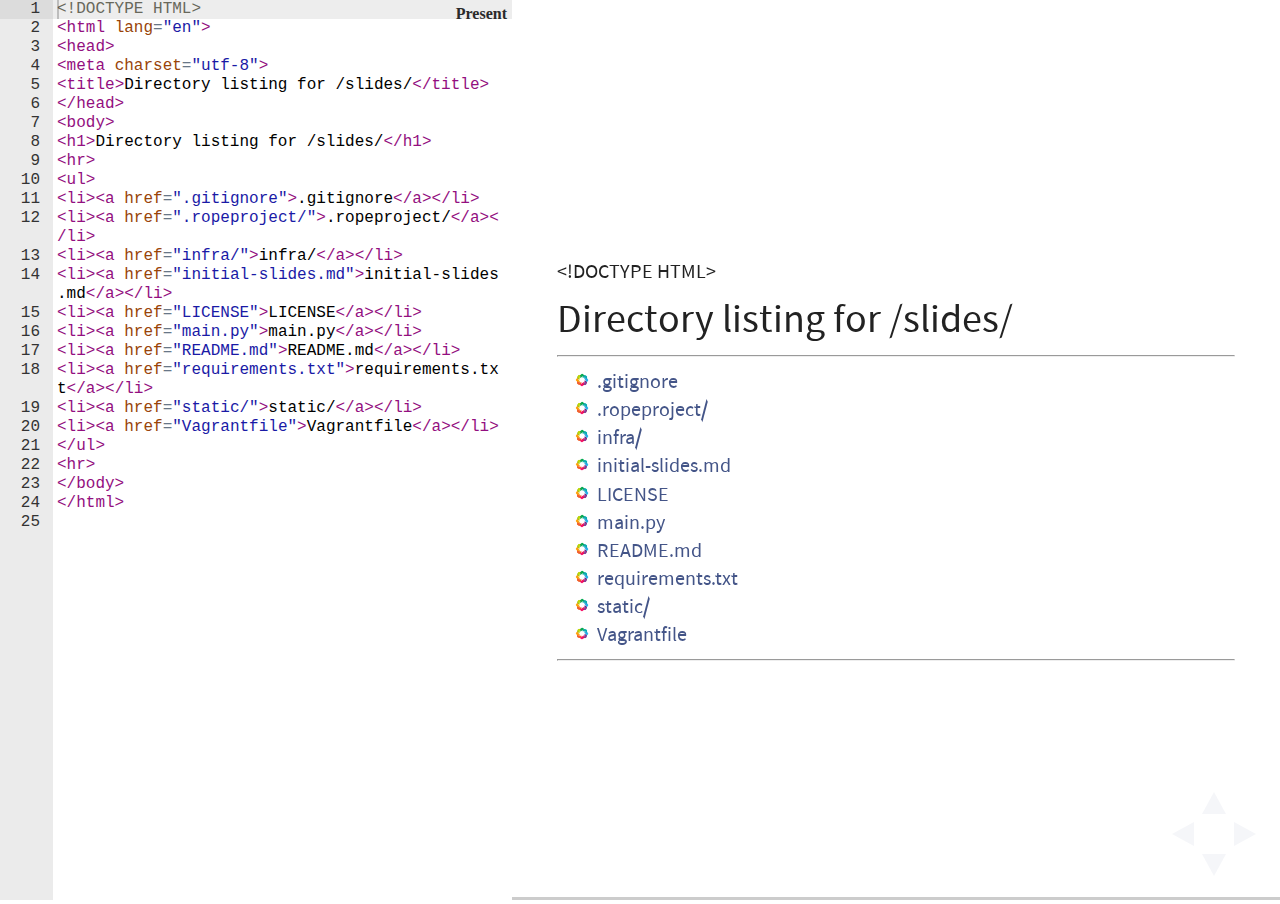
<file: static/index.html>
<!doctype html>
<html lang="en">

    <head>
        <meta charset="utf-8">

        <title>Hacker Slides</title>
        <link rel="shortcut icon" href="static/images/favicon.ico">

        <style type="text/css">
            body {
                margin: 0 0 0 0;
            }
            #edit-pane {
                position: fixed;
                top: 0;
                width: 40%;
                height: 100%;
                font-size: 16px;
            }
            #edit-pane #controls {
              color: #2e2e2e;
              position: absolute;
              right: 0;
              top: 0;
              z-index: 1;
              margin: 5px 5px 0 0;
            }
            #edit-pane #controls a {
              font-weight: bold;
              text-decoration: none;
              color: #2e2e2e;
            }
            #editor {
                width: 100%;
                height: 100%;
                font-size: 16px;
            }
            #preview {
                position: absolute;
                left: 40%;
                top: 0;
                right: 0;
                bottom: 0;
            }
            #preview iframe {
                height: 100%;
                width: 100%;
                border: none;
            }
        </style>
    </head>

    <body>

        <div id="edit-pane">
          <div id="controls">
            <a href="/static/slides.html" target="_blank" onclick="save();"> Present</a>
          </div>
          <div id="editor"></div>
        </div>

        <div id="preview">
            <iframe id="slides-frame" src="/static/slides.html?preview"></iframe>
        </div>

        <script src="/static/js/ace-1.1.8/ace.js" type="text/javascript" charset="utf-8"></script>
        <script src="/static/js/jquery-2.1.3.min.js" type="text/javascript" charset="utf-8"></script>
        <script src="/static/js/jquery-debounce-1.0.5.js" type="text/javascript" charset="utf-8"></script>
        <script src="/static/js/save.js" type="text/javascript" charset="utf-8"></script>
        <script>
            $(function() {
              var editor = ace.edit("editor");
              editor.setTheme("ace/theme/chrome");
              editor.getSession().setMode("ace/mode/markdown");
              editor.getSession().setUseWrapMode(true);
              editor.setShowPrintMargin(true);

              $.get('/slides', function(data) {
                editor.setValue(data, -1);
              });

              $('#editor').keyup($.debounce(save, 300));
            });

            function slideSeparatorLines(text) {
              var lines = text.split('\n');

              var separatorLineNumbers = [];

              for (i = 0; i < lines.length; i++) {
                var line = lines[i];
                if (line === '---') {
                  separatorLineNumbers.push(i);
                }
              }

              return separatorLineNumbers;
            }

            function currentCursorSlide(cursorLine) {
              var text = ace.edit("editor").getValue();
              var separatorPositions = slideSeparatorLines(text);
              var slideNumber = separatorPositions.length;
              separatorPositions.every(function(pos, num) {
                if (pos >= cursorLine) {
                  slideNumber = num;
                  return false;
                }
                return true;
              });
              return slideNumber;
            }

            ace.edit('editor').getSession().selection.on('changeCursor', function(e) {
              var cursorRow = ace.edit('editor').getCursorPosition().row;
              var currentSlide = currentCursorSlide(cursorRow);
              $('#slides-frame')[0].contentWindow.postMessage(JSON.stringify({
                method: 'slide',
                args: [currentSlide]
              }), window.location.origin);
            });

        </script>

    </body>
</html>
</file>
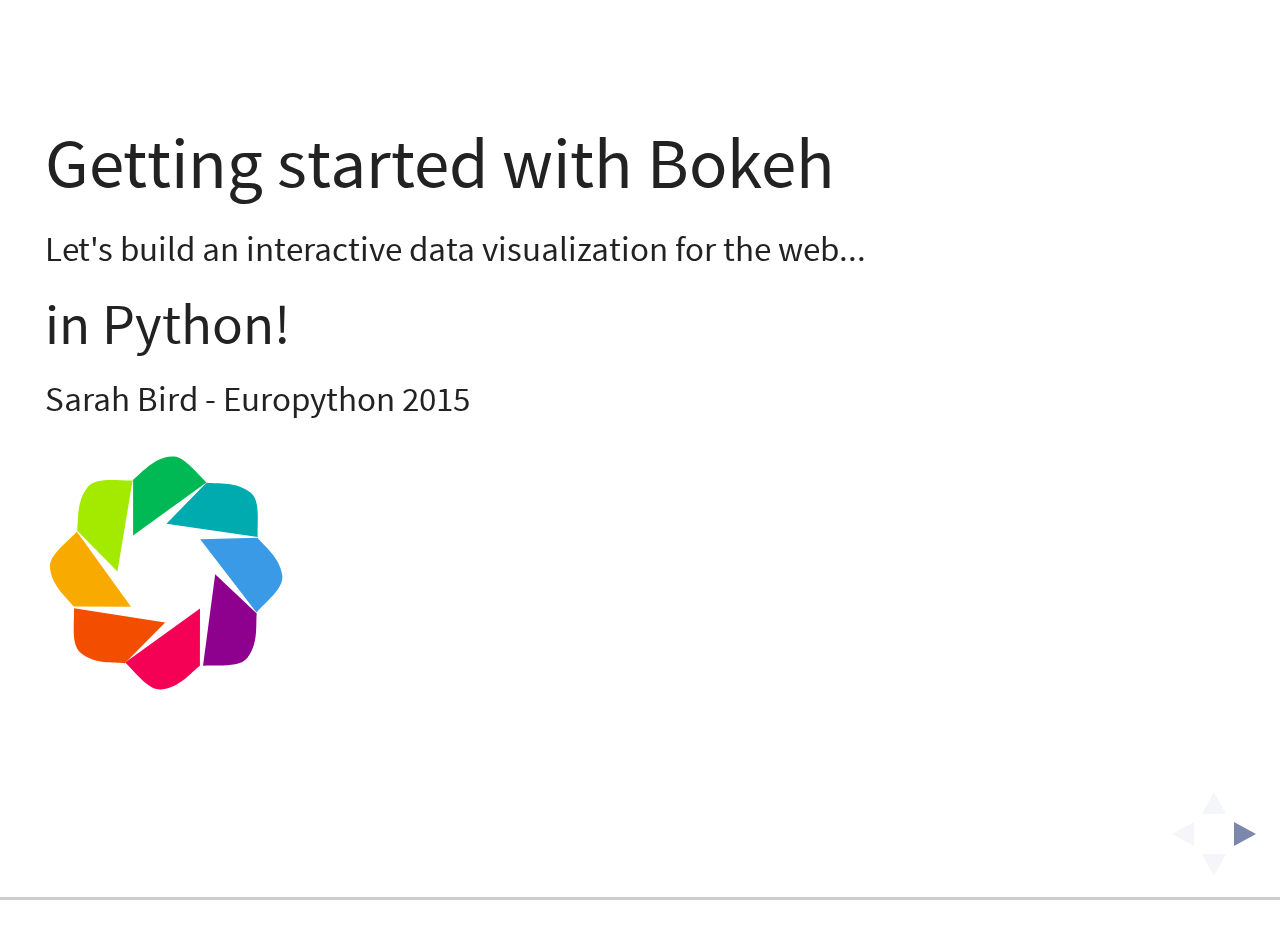
<file: static/europython.html>
<!doctype html>
<html lang="en">

    <head>
        <meta charset="utf-8">

        <title>Europython 2015 - Getting started with Bokeh</title>


        <meta name="apple-mobile-web-app-capable" content="yes" />
        <meta name="apple-mobile-web-app-status-bar-style" content="black-translucent" />

        <meta name="viewport" content="width=device-width, initial-scale=1.0, maximum-scale=1.0, user-scalable=no, minimal-ui">

        <link rel="stylesheet" href="css/reveal.css">
        <link rel="stylesheet" href="css/theme/pycon.css" id="theme">

        <!-- Code syntax highlighting -->
        <link rel="stylesheet" href="lib/css/github.css">

        <!-- Printing and PDF exports -->
        <script>
            var link = document.createElement( 'link' );
            link.rel = 'stylesheet';
            link.type = 'text/css';
            link.href = window.location.search.match( /print-pdf/gi ) ? 'css/print/pdf.css' : 'css/print/paper.css';
            document.getElementsByTagName( 'head' )[0].appendChild( link );
        </script>

        <!--[if lt IE 9]>
        <script src="lib/js/html5shiv.js"></script>
        <![endif]-->
    </head>

    <body>

        <div class="reveal">
            <div class="slides"></div>
        </div>

        <script src="lib/js/head.min.js"></script>
        <script src="js/reveal.js"></script>
        <script src="js/jquery-2.1.3.min.js"></script>

        <script>
            function isPreview() {
              return !!window.location.search.match(/preview/gi);
            }

            function initializeReveal() {
              // Full list of configuration options available at:
              // https://github.com/hakimel/reveal.js#configuration
              Reveal.initialize({
                  controls: true,
                  progress: true,
                  history: true,
                  center: true,
                  transition: 'slide', // none/fade/slide/convex/concave/zoom
                  transitionSpeed: isPreview() ? 'fast' : 'default',
                  embedded: isPreview() ? true : false,
                  width: 1280,
                  height: 800,

                  // Optional reveal.js plugins
                  dependencies: [
                      { src: 'lib/js/classList.js', condition: function() { return !document.body.classList; } },
                      { src: 'plugin/markdown/marked.js', condition: function() { return !!document.querySelector( '[data-markdown]' ); } },
                      { src: 'plugin/markdown/markdown.js', condition: function() { return !!document.querySelector( '[data-markdown]' ); }, callback: function() { externalLinksInNewWindow(); } },
                      { src: 'plugin/highlight/highlight.js', async: true, callback: function() { hljs.initHighlightingOnLoad(); } },
                      { src: 'plugin/zoom-js/zoom.js', async: true },
                      { src: 'plugin/notes/notes.js', async: true }
                  ]
              });
            }

            function highlightAnyCodeBlocks() {
              $(document).ready(function() {
                $('pre code').each(function(i, block) {
                  hljs.highlightBlock(block);
                });
              });
            }

            function insertMarkdownReference() {
              var markdownReference = $('<section/>', {
                  'data-markdown': "europython-2015-bokeh.md",
                  'data-separator': "^-( *)-( *)-( *-*)*",
                  'data-separator-notes': "^Note:",
                  'data-charset': "utf-8"
              });

              $('.slides').html(markdownReference);
            }

            function scrollToCurrentSlide() {
              var i = Reveal.getIndices();
              Reveal.slide(i.h, i.v, i.f);
            }

            function reloadMarkdown() {
              insertMarkdownReference();
              RevealMarkdown.initialize();
              highlightAnyCodeBlocks();
              scrollToCurrentSlide();
            }

            function externalLinksInNewWindow() {
              $(document.links).filter(function() {
                return this.hostname != window.location.hostname;
              }).attr('target', '_blank');
            }

            insertMarkdownReference();
            initializeReveal();

            // Monkey patch Reveal so we can reload markdown through an
            // inter window message (using the reveal rpc api)
            Reveal.reloadMarkdown = reloadMarkdown;
        </script>

    </body>
</html>
</file>
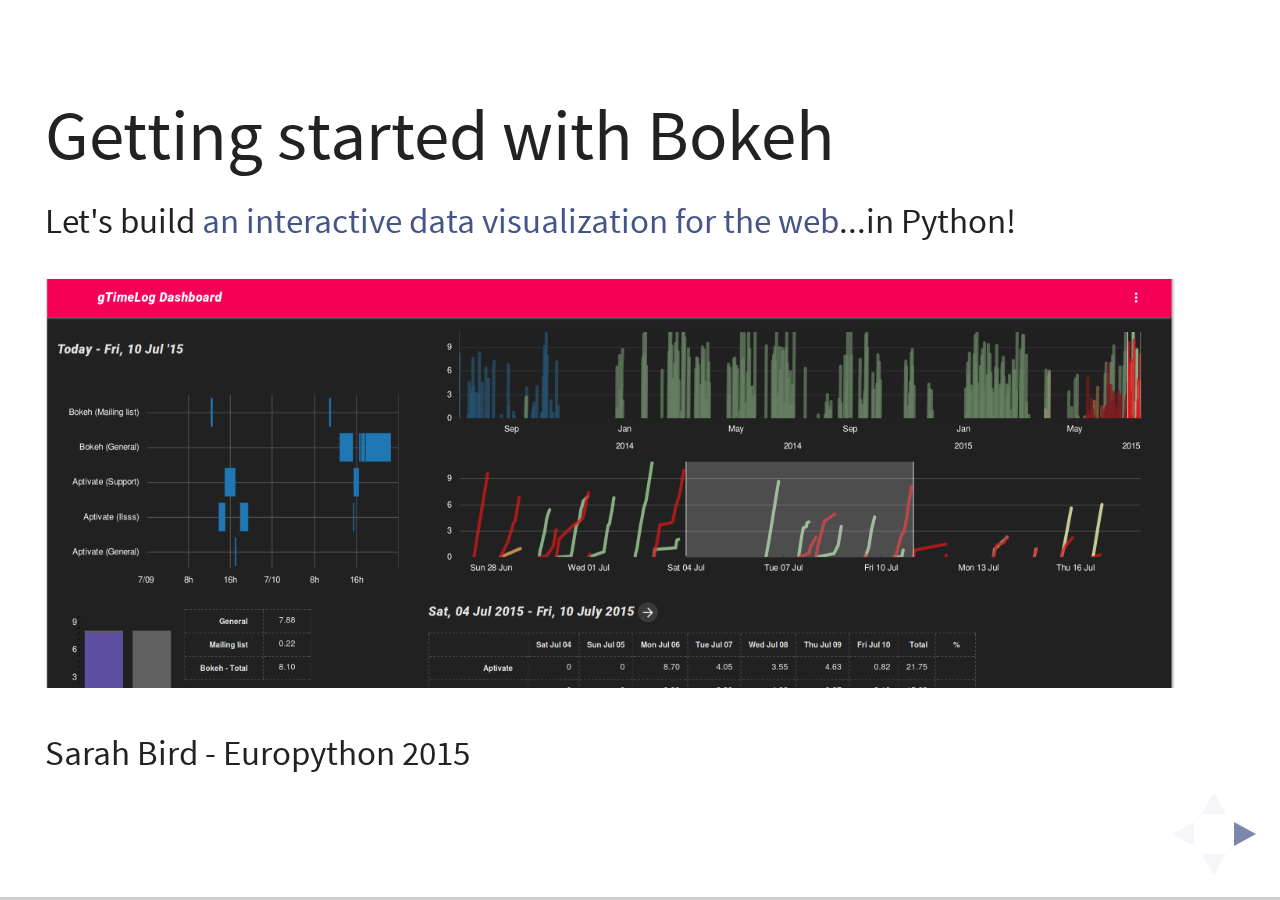
<file: static/slides.html>
<!doctype html>
<html lang="en">

    <head>
        <meta charset="utf-8">

        <title>Europython 2015 - Getting started with Bokeh</title>


        <meta name="apple-mobile-web-app-capable" content="yes" />
        <meta name="apple-mobile-web-app-status-bar-style" content="black-translucent" />

        <meta name="viewport" content="width=device-width, initial-scale=1.0, maximum-scale=1.0, user-scalable=no, minimal-ui">

        <link rel="shortcut icon" href="images/bokeh_white_32.ico">
        <link rel="stylesheet" href="css/reveal.css">
        <link rel="stylesheet" href="css/theme/pycon.css" id="theme">

        <!-- Code syntax highlighting -->
        <link rel="stylesheet" href="lib/css/github.css">

        <!-- Printing and PDF exports -->
        <script>
            var link = document.createElement( 'link' );
            link.rel = 'stylesheet';
            link.type = 'text/css';
            link.href = window.location.search.match( /print-pdf/gi ) ? 'css/print/pdf.css' : 'css/print/paper.css';
            document.getElementsByTagName( 'head' )[0].appendChild( link );
        </script>

        <!--[if lt IE 9]>
        <script src="lib/js/html5shiv.js"></script>
        <![endif]-->
    </head>

    <body>

        <div class="reveal">
            <div class="slides"></div>
        </div>

        <script src="lib/js/head.min.js"></script>
        <script src="js/reveal.js"></script>
        <script src="js/jquery-2.1.3.min.js"></script>

        <script>
            function isPreview() {
              return !!window.location.search.match(/preview/gi);
            }

            function initializeReveal() {
              // Full list of configuration options available at:
              // https://github.com/hakimel/reveal.js#configuration
              Reveal.initialize({
                  controls: true,
                  progress: true,
                  history: true,
                  center: true,
                  transition: 'slide', // none/fade/slide/convex/concave/zoom
                  transitionSpeed: isPreview() ? 'fast' : 'default',
                  embedded: isPreview() ? true : false,
                  width: 1280,
                  height: 800,

                  // Optional reveal.js plugins
                  dependencies: [
                      { src: 'lib/js/classList.js', condition: function() { return !document.body.classList; } },
                      { src: 'plugin/markdown/marked.js', condition: function() { return !!document.querySelector( '[data-markdown]' ); } },
                      { src: 'plugin/markdown/markdown.js', condition: function() { return !!document.querySelector( '[data-markdown]' ); }, callback: function() { externalLinksInNewWindow(); } },
                      { src: 'plugin/highlight/highlight.js', async: true, callback: function() { hljs.initHighlightingOnLoad(); } },
                      { src: 'plugin/zoom-js/zoom.js', async: true },
                      { src: 'plugin/notes/notes.js', async: true }
                  ]
              });
            }

            function highlightAnyCodeBlocks() {
              $(document).ready(function() {
                $('pre code').each(function(i, block) {
                  hljs.highlightBlock(block);
                });
              });
            }

            function insertMarkdownReference() {
              var markdownLink = isPreview() ? "/slides" : "slides.md";
              var markdownReference = $('<section/>', {
                  'data-markdown': markdownLink,
                  'data-separator': "^-( *)-( *)-( *-*)*",
                  'data-separator-notes': "^Note:",
                  'data-charset': "utf-8"
              });
              $('.slides').html(markdownReference);
            }

            function scrollToCurrentSlide() {
              var i = Reveal.getIndices();
              Reveal.slide(i.h, i.v, i.f);
            }

            function reloadMarkdown() {
              insertMarkdownReference();
              RevealMarkdown.initialize();
              highlightAnyCodeBlocks();
              scrollToCurrentSlide();
            }

            function externalLinksInNewWindow() {
              $(document.links).filter(function() {
                return this.hostname != window.location.hostname;
              }).attr('target', '_blank');
            }

            insertMarkdownReference();
            initializeReveal();

            // Monkey patch Reveal so we can reload markdown through an
            // inter window message (using the reveal rpc api)
            Reveal.reloadMarkdown = reloadMarkdown;
        </script>

    </body>
</html>
</file>
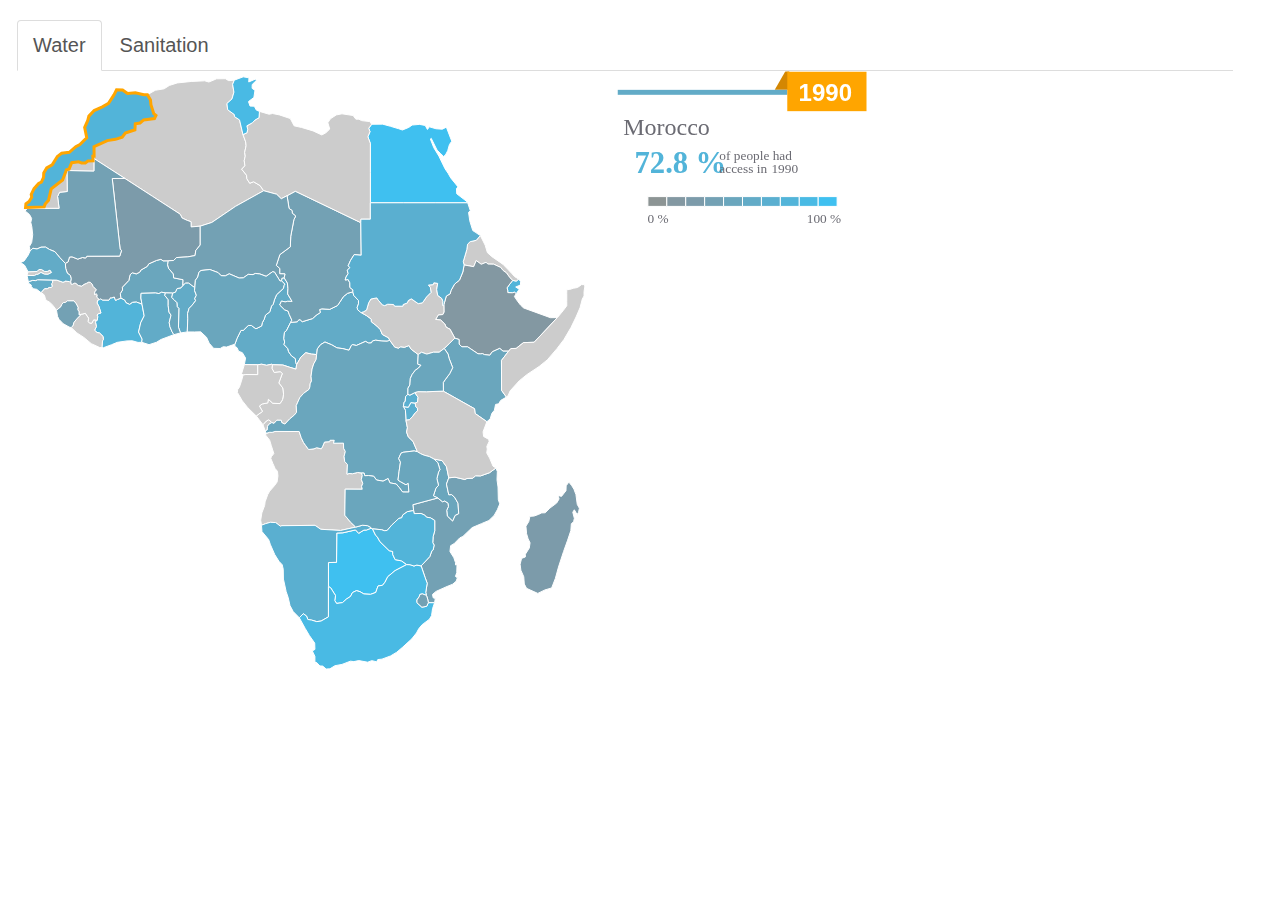
<file: static/demos/washmap/washmap.html>
<!DOCTYPE html>
<html lang="en"><head>
<meta http-equiv="content-type" content="text/html; charset=UTF-8">
    <meta name="viewport" content="width=device-width, initial-scale=1">
    <meta charset="UTF-8">
    <title>Washmap</title>
    
    
    
        <link rel="stylesheet" href="washmap_files/bokeh-0.css">
    

    <link rel="stylesheet" href="washmap_files/styles.css">
</head>
<body>
    <div class="container-fluid">
        
    
    
    <div class="row">
        <div class="figure-bar">
            <div class="figure-wrapper">
                <div id="water_map_static" class="plotdiv" data-min-width="200"><div><ul class="bk-bs-nav bk-bs-nav-tabs">
  
    <li class="bk-bs-active">
      <a href="#tab-62cca97c-c9d0-47b5-bc87-5831af6c95f0">Water</a>
    </li>
  
    <li class="">
      <a href="#tab-0c86e008-7c48-4913-be17-ac6970727c9b">Sanitation</a>
    </li>
  
</ul>
<div class="bk-bs-tab-content">
  
    <div class="bk-bs-tab-pane bk-bs-active" id="tab-62cca97c-c9d0-47b5-bc87-5831af6c95f0"><div class="bk-hbox"><div class="bk-vbox"><div class="bk-plot"><div class="bk-plot-wrapper">
	<table>
		<tbody><tr>
			<td></td>
			<td class="bk-plot-above"></td>
			<td></td>
		</tr>
		<tr>
			<td class="bk-plot-left"></td>
			<td class="bk-plot-canvas-wrapper"><div height="600" width="600" style="z-index: 50; width:600px; height:600px" class="bk-canvas-wrapper">
<div style="z-index:100; position:absolute; top:0; left:0; width:600px; height:600px;" class="bk-canvas-events"></div>
<div style="z-index:75; position:absolute; top:0; left:0; width:600px; height:600px;" class="bk-canvas-overlays"><div style="z-index: 1010; display: none;" class="bk-tooltip bk-tooltip-custom"></div></div>
<canvas height="972.9729652404785" width="972.9729652404785" style="width:600px;height:600px" class="bk-canvas"></canvas></div></td>
			<td class="bk-plot-right"></td>
		</tr>
		<tr>
			<td></td>
			<td class="bk-plot-below"></td>
			<td></td>
		</tr>
	</tbody></table>
</div>
</div></div><div class="bk-vbox"><div class="bk-plot"><div class="bk-plot-wrapper">
	<table>
		<tbody><tr>
			<td></td>
			<td class="bk-plot-above"></td>
			<td></td>
		</tr>
		<tr>
			<td class="bk-plot-left"></td>
			<td class="bk-plot-canvas-wrapper"><div height="120" width="250" style="z-index: 50; width:250px; height:120px" class="bk-canvas-wrapper">
<div style="z-index:100; position:absolute; top:0; left:0; width:250px; height:120px;" class="bk-canvas-events"></div>
<div style="z-index:75; position:absolute; top:0; left:0; width:250px; height:120px;" class="bk-canvas-overlays"></div>
<canvas height="194.5945930480957" width="405.4054021835327" style="width:250px;height:120px" class="bk-canvas"></canvas></div></td>
			<td class="bk-plot-right"></td>
		</tr>
		<tr>
			<td></td>
			<td class="bk-plot-below"></td>
			<td></td>
		</tr>
	</tbody></table>
</div>
</div><div class="bk-plot"><div class="bk-plot-wrapper">
	<table>
		<tbody><tr>
			<td></td>
			<td class="bk-plot-above"></td>
			<td></td>
		</tr>
		<tr>
			<td class="bk-plot-left"></td>
			<td class="bk-plot-canvas-wrapper"><div height="50" width="250" style="z-index: 50; width:250px; height:50px" class="bk-canvas-wrapper">
<div style="z-index:100; position:absolute; top:0; left:0; width:250px; height:50px;" class="bk-canvas-events"></div>
<div style="z-index:75; position:absolute; top:0; left:0; width:250px; height:50px;" class="bk-canvas-overlays"></div>
<canvas height="81.08108043670654" width="405.4054021835327" style="width:250px;height:50px" class="bk-canvas"></canvas></div></td>
			<td class="bk-plot-right"></td>
		</tr>
		<tr>
			<td></td>
			<td class="bk-plot-below"></td>
			<td></td>
		</tr>
	</tbody></table>
</div>
</div></div></div></div>
  
    <div class="bk-bs-tab-pane " id="tab-0c86e008-7c48-4913-be17-ac6970727c9b"><div class="bk-hbox"><div class="bk-vbox"><div class="bk-plot"><div class="bk-plot-wrapper">
	<table>
		<tbody><tr>
			<td></td>
			<td class="bk-plot-above"></td>
			<td></td>
		</tr>
		<tr>
			<td class="bk-plot-left"></td>
			<td class="bk-plot-canvas-wrapper"><div height="600" width="600" style="z-index: 50; width:600px; height:600px" class="bk-canvas-wrapper">
<div style="z-index:100; position:absolute; top:0; left:0; width:600px; height:600px;" class="bk-canvas-events"></div>
<div style="z-index:75; position:absolute; top:0; left:0; width:600px; height:600px;" class="bk-canvas-overlays"><div style="z-index: 1010; display: none;" class="bk-tooltip bk-tooltip-custom"></div></div>
<canvas height="972.9729652404785" width="972.9729652404785" style="width:600px;height:600px" class="bk-canvas"></canvas></div></td>
			<td class="bk-plot-right"></td>
		</tr>
		<tr>
			<td></td>
			<td class="bk-plot-below"></td>
			<td></td>
		</tr>
	</tbody></table>
</div>
</div></div><div class="bk-vbox"><div class="bk-plot"><div class="bk-plot-wrapper">
	<table>
		<tbody><tr>
			<td></td>
			<td class="bk-plot-above"></td>
			<td></td>
		</tr>
		<tr>
			<td class="bk-plot-left"></td>
			<td class="bk-plot-canvas-wrapper"><div height="120" width="250" style="z-index: 50; width:250px; height:120px" class="bk-canvas-wrapper">
<div style="z-index:100; position:absolute; top:0; left:0; width:250px; height:120px;" class="bk-canvas-events"></div>
<div style="z-index:75; position:absolute; top:0; left:0; width:250px; height:120px;" class="bk-canvas-overlays"></div>
<canvas height="194.5945930480957" width="405.4054021835327" style="width:250px;height:120px" class="bk-canvas"></canvas></div></td>
			<td class="bk-plot-right"></td>
		</tr>
		<tr>
			<td></td>
			<td class="bk-plot-below"></td>
			<td></td>
		</tr>
	</tbody></table>
</div>
</div><div class="bk-plot"><div class="bk-plot-wrapper">
	<table>
		<tbody><tr>
			<td></td>
			<td class="bk-plot-above"></td>
			<td></td>
		</tr>
		<tr>
			<td class="bk-plot-left"></td>
			<td class="bk-plot-canvas-wrapper"><div height="50" width="250" style="z-index: 50; width:250px; height:50px" class="bk-canvas-wrapper">
<div style="z-index:100; position:absolute; top:0; left:0; width:250px; height:50px;" class="bk-canvas-events"></div>
<div style="z-index:75; position:absolute; top:0; left:0; width:250px; height:50px;" class="bk-canvas-overlays"></div>
<canvas height="81.08108043670654" width="405.4054021835327" style="width:250px;height:50px" class="bk-canvas"></canvas></div></td>
			<td class="bk-plot-right"></td>
		</tr>
		<tr>
			<td></td>
			<td class="bk-plot-below"></td>
			<td></td>
		</tr>
	</tbody></table>
</div>
</div></div></div></div>
  
</div></div></div>
            </div>
        </div>
    </div>
    


    </div>
    
        <script src="washmap_files/jquery-1.js"></script>
        <script>
            bokehJS = $.getScript("bokeh-0.8.2.min.js");
        </script>
    
    
    <script>
    bokehJS.done( function () {
        
            var modelid = "60ef708b-1c04-4658-b613-079126755eb7";
var modeltype = "VBox";
var elementid = "water_map_static";
Bokeh.logger.info("start plotting " + elementid);
var all_models = [{"attributes": {"column_names": [], "tags": [], "doc": null, "selected": [], "data": {}, "id": "bb702d83-1e0d-4a77-bbb2-2c15412efd23"}, "type": "ColumnDataSource", "id": "bb702d83-1e0d-4a77-bbb2-2c15412efd23"}, {"attributes": {"nonselection_glyph": null, "data_source": {"type": "ColumnDataSource", "id": "bb702d83-1e0d-4a77-bbb2-2c15412efd23"}, "tags": [], "doc": null, "selection_glyph": null, "id": "6566b319-d455-49f5-a717-d74d0483bbcd", "glyph": {"type": "Rect", "id": "bb068128-1d17-4eb5-9f71-29c540150d20"}}, "type": "GlyphRenderer", "id": "6566b319-d455-49f5-a717-d74d0483bbcd"}, {"attributes": {"right": [], "title_text_align": "left", "x_range": {"type": "Range1d", "id": "1871d0f2-58c1-4eb6-81bd-bb31035cd8c9"}, "plot_width": 250, "renderers": [{"type": "GlyphRenderer", "id": "19c36f3f-97a2-472f-ba20-892a24ceda21"}, {"type": "GlyphRenderer", "id": "a66f363a-6c35-47ba-ba6e-df975170b3de"}, {"type": "GlyphRenderer", "id": "f411fd4e-5121-4429-a9c8-0a891c53e6cb"}, {"type": "GlyphRenderer", "id": "cf35690a-14e4-41e8-883b-094d5eef4364"}, {"type": "GlyphRenderer", "id": "201fd493-8f0d-4116-a3a4-5dcb8049049f"}, {"type": "GlyphRenderer", "id": "b208e6c2-4697-4277-a3d0-1bf2e9e6b09c"}, {"type": "GlyphRenderer", "id": "a30793d3-4a37-451c-90c2-66bd1fe1d3f3"}, {"type": "GlyphRenderer", "id": "85110d8e-0d15-4477-a98c-f8640ec31f7c"}, {"type": "GlyphRenderer", "id": "6566b319-d455-49f5-a717-d74d0483bbcd"}, {"type": "GlyphRenderer", "id": "a220ddd6-fc80-42a0-b90a-3ee62ca66c10"}, {"type": "GlyphRenderer", "id": "aef4f135-c154-461b-bd3e-2cd013d53da4"}, {"type": "GlyphRenderer", "id": "ba56ec3e-1549-4228-a91d-7c35037a3d0e"}], "plot_height": 50, "tool_events": {"type": "ToolEvents", "id": "1de3d480-f7c0-4602-8078-553f7268d78a"}, "tools": [], "id": "857ab36b-d2be-4259-8296-d4733ebcbe6d", "title_text_color": {"value": "#62abc7"}, "title": "", "min_border": 0, "below": [], "above": [], "title_text_baseline": "top", "tags": [], "toolbar_location": null, "outline_line_color": {"value": "#FFFFFF"}, "title_text_font": "News Cycle", "y_range": {"type": "Range1d", "id": "8a1ce790-9cbf-4c6c-8f0e-df2d2622e232"}, "doc": null, "extra_y_ranges": {}, "extra_x_ranges": {}, "left": []}, "type": "Plot", "id": "857ab36b-d2be-4259-8296-d4733ebcbe6d"}, {"attributes": {"line_color": {"value": "white"}, "fill_color": {"value": "#15b598"}, "tags": [], "doc": null, "height": {"units": "data", "value": 10}, "width": {"units": "data", "value": 19}, "y": {"units": "data", "value": 40}, "x": {"units": "data", "value": 211}, "id": "6c4e9938-2170-45de-aa22-89d92c83d440"}, "type": "Rect", "id": "6c4e9938-2170-45de-aa22-89d92c83d440"}, {"attributes": {"nonselection_glyph": null, "data_source": {"type": "ColumnDataSource", "id": "7bddfabd-0541-4c82-a34c-fd26dfdc7df2"}, "tags": [], "doc": null, "selection_glyph": null, "id": "160d3d5f-8d1f-4895-afcd-9a67c980b7c5", "glyph": {"type": "Triangle", "id": "c9034741-0292-4143-bb0d-8a91a33a9f4d"}}, "type": "GlyphRenderer", "id": "160d3d5f-8d1f-4895-afcd-9a67c980b7c5"}, {"attributes": {"column_names": [], "tags": [], "doc": null, "selected": [], "data": {}, "id": "c0c9f5bc-64f8-425d-b482-9f43e2315e88"}, "type": "ColumnDataSource", "id": "c0c9f5bc-64f8-425d-b482-9f43e2315e88"}, {"attributes": {"column_names": [], "tags": [], "doc": null, "selected": [], "data": {}, "id": "82b055f2-4833-4a4d-b624-4d7599c50361"}, "type": "ColumnDataSource", "id": "82b055f2-4833-4a4d-b624-4d7599c50361"}, {"attributes": {"right": [], "title_text_align": "left", "x_range": {"type": "Range1d", "id": "16490ea1-c00d-4658-88d4-dabdfdd687fe"}, "plot_width": 250, "renderers": [{"type": "GlyphRenderer", "id": "df3f0545-b90c-42c7-ad35-2f19dcefdbe4"}, {"type": "GlyphRenderer", "id": "5d2ee9d0-1e80-480e-b93e-d9d34aaf53b1"}, {"type": "GlyphRenderer", "id": "209c7fe1-7072-43da-80af-86464b37f6fc"}, {"type": "GlyphRenderer", "id": "c187720d-1812-4658-98ec-1c3cffabbc9e"}, {"type": "GlyphRenderer", "id": "427c9001-6718-400c-84a5-fa6ca5ef0e70"}, {"type": "GlyphRenderer", "id": "46c93a68-95f5-4ca9-bdee-2a4413c46e44"}, {"type": "GlyphRenderer", "id": "7fa78319-613d-444a-b019-b1eef7040841"}, {"type": "GlyphRenderer", "id": "92be175b-7751-4297-a880-a1c84227879e"}, {"type": "GlyphRenderer", "id": "cfb09b4a-f474-4f8c-a9ed-da0cc138d9dc"}, {"type": "GlyphRenderer", "id": "ac1f236f-adb2-47d6-8c84-c87fc418f003"}, {"type": "GlyphRenderer", "id": "7925e1d5-44a3-41ac-95c5-e23540abb8a7"}, {"type": "GlyphRenderer", "id": "35d2c6af-77fa-4960-92fd-a09d6332e33f"}], "plot_height": 50, "tool_events": {"type": "ToolEvents", "id": "76877c3e-d31b-4dbd-8a67-b47a3c0efba5"}, "tools": [], "id": "8076106f-bd44-487a-a1e8-25c897c4ec5d", "title_text_color": {"value": "#62abc7"}, "title": "", "min_border": 0, "below": [], "above": [], "title_text_baseline": "top", "tags": [], "toolbar_location": null, "outline_line_color": {"value": "#FFFFFF"}, "title_text_font": "News Cycle", "y_range": {"type": "Range1d", "id": "c8e0fc93-809a-4339-89ac-7d579665fbe4"}, "doc": null, "extra_y_ranges": {}, "extra_x_ranges": {}, "left": []}, "type": "Plot", "id": "8076106f-bd44-487a-a1e8-25c897c4ec5d"}, {"attributes": {"tags": [], "text": {"units": "data", "value": ["100 %"]}, "text_font_size": "10pt", "text_color": {"value": "#6B6B73"}, "text_font": "News Cycle", "doc": null, "y": {"units": "data", "value": 15}, "x": {"units": "data", "value": 190}, "id": "459f2a40-a197-4f63-9af7-e52d4a416865", "text_font_style": "normal"}, "type": "Text", "id": "459f2a40-a197-4f63-9af7-e52d4a416865"}, {"attributes": {"tags": [], "text": {"units": "data", "value": ["%"]}, "text_font_size": "23pt", "text_color": {"field": "san_color"}, "text_font": "News Cycle", "doc": null, "y": {"units": "data", "value": 10}, "x": {"units": "data", "value": 69}, "id": "a3fb738f-b86f-4e39-8eb7-e8fb589a482a", "text_font_style": "bold"}, "type": "Text", "id": "a3fb738f-b86f-4e39-8eb7-e8fb589a482a"}, {"attributes": {"nonselection_glyph": null, "data_source": {"type": "ColumnDataSource", "id": "82b055f2-4833-4a4d-b624-4d7599c50361"}, "tags": [], "doc": null, "selection_glyph": null, "id": "aef4f135-c154-461b-bd3e-2cd013d53da4", "glyph": {"type": "Text", "id": "5203b4ff-c22a-4b99-a378-f65fb4fc2cf4"}}, "type": "GlyphRenderer", "id": "aef4f135-c154-461b-bd3e-2cd013d53da4"}, {"attributes": {"start": -18, "end": 55, "tags": [], "doc": null, "id": "d402a560-97b9-43a2-8b7c-b37182cd541a"}, "type": "Range1d", "id": "d402a560-97b9-43a2-8b7c-b37182cd541a"}, {"attributes": {"nonselection_glyph": null, "data_source": {"type": "ColumnDataSource", "id": "c0c9f5bc-64f8-425d-b482-9f43e2315e88"}, "tags": [], "doc": null, "selection_glyph": null, "id": "a220ddd6-fc80-42a0-b90a-3ee62ca66c10", "glyph": {"type": "Rect", "id": "6c4e9938-2170-45de-aa22-89d92c83d440"}}, "type": "GlyphRenderer", "id": "a220ddd6-fc80-42a0-b90a-3ee62ca66c10"}, {"attributes": {"column_names": [], "tags": [], "doc": null, "selected": [], "data": {}, "id": "cdacf143-647c-41a8-ab6b-724625c395b3"}, "type": "ColumnDataSource", "id": "cdacf143-647c-41a8-ab6b-724625c395b3"}, {"attributes": {"nonselection_glyph": {"type": "Patches", "id": "04dcd1ee-f8ef-4c8c-920c-585eccf5e949"}, "data_source": {"type": "ColumnDataSource", "id": "0c99bd09-0dcf-41f2-ba70-e3bc97770539"}, "tags": [], "doc": null, "selection_glyph": {"type": "Patches", "id": "8d022c13-0b23-4dad-acc7-2e98509cde0e"}, "id": "23b370d4-ccb9-432a-9243-803dc773e04f", "glyph": {"type": "Patches", "id": "04dcd1ee-f8ef-4c8c-920c-585eccf5e949"}}, "type": "GlyphRenderer", "id": "23b370d4-ccb9-432a-9243-803dc773e04f"}, {"attributes": {"nonselection_glyph": null, "data_source": {"type": "ColumnDataSource", "id": "ce214b2d-9186-4d5a-8a17-feb665a27fd6"}, "tags": [], "doc": null, "selection_glyph": null, "id": "cf35690a-14e4-41e8-883b-094d5eef4364", "glyph": {"type": "Rect", "id": "03c0522d-fb06-4465-bc97-ddffd4084dc9"}}, "type": "GlyphRenderer", "id": "cf35690a-14e4-41e8-883b-094d5eef4364"}, {"attributes": {"tags": [], "doc": null, "id": "5e2c6e44-7b6f-4f3d-8b38-f643b121302e", "children": [{"type": "Plot", "id": "68e74fda-165c-4d13-9c63-0fe37673c493"}]}, "type": "VBox", "id": "5e2c6e44-7b6f-4f3d-8b38-f643b121302e"}, {"attributes": {"nonselection_glyph": null, "data_source": {"type": "ColumnDataSource", "id": "cdacf143-647c-41a8-ab6b-724625c395b3"}, "tags": [], "doc": null, "selection_glyph": null, "id": "ba56ec3e-1549-4228-a91d-7c35037a3d0e", "glyph": {"type": "Text", "id": "459f2a40-a197-4f63-9af7-e52d4a416865"}}, "type": "GlyphRenderer", "id": "ba56ec3e-1549-4228-a91d-7c35037a3d0e"}, {"attributes": {"start": 0, "end": 250, "tags": [], "doc": null, "id": "16490ea1-c00d-4658-88d4-dabdfdd687fe"}, "type": "Range1d", "id": "16490ea1-c00d-4658-88d4-dabdfdd687fe"}, {"attributes": {"tags": [], "doc": null, "id": "8ce48575-5a7b-462c-aae5-113e1255eb53", "children": [{"type": "Plot", "id": "c6fff055-4be6-4d6b-ab1a-390efe63a032"}, {"type": "Plot", "id": "8076106f-bd44-487a-a1e8-25c897c4ec5d"}]}, "type": "VBox", "id": "8ce48575-5a7b-462c-aae5-113e1255eb53"}, {"attributes": {"nonselection_glyph": {"type": "Patches", "id": "621929b0-c5e8-4a8b-b91b-183e43f78997"}, "data_source": {"type": "ColumnDataSource", "id": "0c99bd09-0dcf-41f2-ba70-e3bc97770539"}, "tags": [], "doc": null, "selection_glyph": {"type": "Patches", "id": "367a4c6c-fde2-4912-b037-5e20125f53ac"}, "id": "3c65614d-2b72-44e6-bf21-0afc44063e86", "glyph": {"type": "Patches", "id": "621929b0-c5e8-4a8b-b91b-183e43f78997"}}, "type": "GlyphRenderer", "id": "3c65614d-2b72-44e6-bf21-0afc44063e86"}, {"attributes": {"tags": [], "doc": null, "id": "a6e7284a-710b-4f1c-aa5f-e6c6ff7a71ec", "children": [{"type": "VBox", "id": "5e2c6e44-7b6f-4f3d-8b38-f643b121302e"}, {"type": "VBox", "id": "8ce48575-5a7b-462c-aae5-113e1255eb53"}]}, "type": "HBox", "id": "a6e7284a-710b-4f1c-aa5f-e6c6ff7a71ec"}, {"attributes": {"tags": [], "text": {"units": "data", "value": ["0 %"]}, "text_font_size": "10pt", "text_color": {"value": "#6B6B73"}, "text_font": "News Cycle", "doc": null, "y": {"units": "data", "value": 15}, "x": {"units": "data", "value": 30}, "id": "5203b4ff-c22a-4b99-a378-f65fb4fc2cf4", "text_font_style": "normal"}, "type": "Text", "id": "5203b4ff-c22a-4b99-a378-f65fb4fc2cf4"}, {"attributes": {"doc": null, "child": {"type": "HBox", "id": "a6e7284a-710b-4f1c-aa5f-e6c6ff7a71ec"}, "title": "Water", "tags": [], "id": "62cca97c-c9d0-47b5-bc87-5831af6c95f0"}, "type": "Panel", "id": "62cca97c-c9d0-47b5-bc87-5831af6c95f0"}, {"attributes": {"tags": [], "doc": null, "id": "b6a5031d-76f0-4732-94a5-2127bfe8e74b", "children": [{"type": "Plot", "id": "8e4b06a8-9fa7-46ca-b93f-53bd41237a5a"}]}, "type": "VBox", "id": "b6a5031d-76f0-4732-94a5-2127bfe8e74b"}, {"attributes": {"column_names": [], "tags": [], "doc": null, "selected": [], "data": {}, "id": "2626cc81-9def-4d6f-a29b-7935df2bd707"}, "type": "ColumnDataSource", "id": "2626cc81-9def-4d6f-a29b-7935df2bd707"}, {"attributes": {"column_names": [], "tags": [], "doc": null, "selected": [], "data": {}, "id": "ce214b2d-9186-4d5a-8a17-feb665a27fd6"}, "type": "ColumnDataSource", "id": "ce214b2d-9186-4d5a-8a17-feb665a27fd6"}, {"attributes": {"tags": [], "doc": null, "id": "675cb95f-513c-4d71-b731-8c940d706f5d", "children": [{"type": "VBox", "id": "b6a5031d-76f0-4732-94a5-2127bfe8e74b"}, {"type": "VBox", "id": "55dca274-6f4c-403d-843f-162955ccb070"}]}, "type": "HBox", "id": "675cb95f-513c-4d71-b731-8c940d706f5d"}, {"attributes": {"nonselection_glyph": null, "data_source": {"type": "ColumnDataSource", "id": "0c99bd09-0dcf-41f2-ba70-e3bc97770539"}, "tags": [], "doc": null, "selection_glyph": {"type": "Text", "id": "13f4173e-21b6-4f01-90c7-97e256839b16"}, "id": "0b44a47b-6dcf-43ff-95f5-d6ad37a559c2", "glyph": {"type": "Text", "id": "ad054f6c-f587-4510-b6b1-c7141b073a36"}}, "type": "GlyphRenderer", "id": "0b44a47b-6dcf-43ff-95f5-d6ad37a559c2"}, {"attributes": {"doc": null, "child": {"type": "HBox", "id": "675cb95f-513c-4d71-b731-8c940d706f5d"}, "title": "Sanitation", "tags": [], "id": "0c86e008-7c48-4913-be17-ac6970727c9b"}, "type": "Panel", "id": "0c86e008-7c48-4913-be17-ac6970727c9b"}, {"attributes": {"column_names": [], "tags": [], "doc": null, "selected": [], "data": {}, "id": "b1d938fb-f6ab-41da-9b2a-76f6f50ec48a"}, "type": "ColumnDataSource", "id": "b1d938fb-f6ab-41da-9b2a-76f6f50ec48a"}, {"attributes": {"tags": [], "tabs": [{"type": "Panel", "id": "62cca97c-c9d0-47b5-bc87-5831af6c95f0"}, {"type": "Panel", "id": "0c86e008-7c48-4913-be17-ac6970727c9b"}], "doc": null, "id": "a55d8765-8159-44fb-850a-2bc5e0848b83"}, "type": "Tabs", "id": "a55d8765-8159-44fb-850a-2bc5e0848b83"}, {"attributes": {"tags": [], "doc": null, "id": "60ef708b-1c04-4658-b613-079126755eb7", "children": [{"type": "Tabs", "id": "a55d8765-8159-44fb-850a-2bc5e0848b83"}]}, "type": "VBox", "id": "60ef708b-1c04-4658-b613-079126755eb7"}, {"attributes": {"nonselection_glyph": null, "data_source": {"type": "ColumnDataSource", "id": "2626cc81-9def-4d6f-a29b-7935df2bd707"}, "tags": [], "doc": null, "selection_glyph": null, "id": "ec978a26-5d05-4f8d-9c2b-87a092bb681a", "glyph": {"type": "Rect", "id": "215e3218-3d7f-44ee-af92-88bf0699c1b5"}}, "type": "GlyphRenderer", "id": "ec978a26-5d05-4f8d-9c2b-87a092bb681a"}, {"attributes": {"tags": [], "text": {"units": "data", "value": ["access in"]}, "text_font_size": "10pt", "text_color": {"value": "#6B6B73"}, "text_font": "News Cycle", "doc": null, "y": {"units": "data", "value": 14}, "x": {"units": "data", "value": 90}, "id": "3e620246-6609-4b2b-9257-fbac62e8ba4e", "text_font_style": "normal"}, "type": "Text", "id": "3e620246-6609-4b2b-9257-fbac62e8ba4e"}, {"attributes": {"start": 0, "end": 120, "tags": [], "doc": null, "id": "4c08b18c-5ca6-4e8c-b2f4-a4e04bc2c91d"}, "type": "Range1d", "id": "4c08b18c-5ca6-4e8c-b2f4-a4e04bc2c91d"}, {"attributes": {"start": -35, "end": 38, "tags": [], "doc": null, "id": "83870b93-e768-4a7a-bdea-83ff86975746"}, "type": "Range1d", "id": "83870b93-e768-4a7a-bdea-83ff86975746"}, {"attributes": {"line_color": null, "fill_color": {"value": "#FFA500"}, "tags": [], "doc": null, "height": {"units": "data", "value": 40}, "width": {"units": "data", "value": 100}, "y": {"units": "data", "value": 100}, "x": {"units": "data", "value": 200}, "id": "c767e142-f381-4c7f-aa29-71763d0aba33"}, "type": "Rect", "id": "c767e142-f381-4c7f-aa29-71763d0aba33"}, {"attributes": {"tags": [], "text": {"units": "data", "field": "year"}, "text_font_size": "10pt", "text_color": {"value": "#6B6B73"}, "text_font": "News Cycle", "doc": null, "y": {"units": "data", "value": 14}, "x": {"units": "data", "value": 136}, "id": "b0be58b0-51ec-4c32-98e7-22d91c07c4ef", "text_font_style": "normal"}, "type": "Text", "id": "b0be58b0-51ec-4c32-98e7-22d91c07c4ef"}, {"attributes": {"plot": {"type": "Plot", "id": "68e74fda-165c-4d13-9c63-0fe37673c493"}, "tags": [], "doc": null, "renderers": [], "names": [], "action": null, "id": "3270c4fc-74bc-4075-8641-a2c92c90424b"}, "type": "TapTool", "id": "3270c4fc-74bc-4075-8641-a2c92c90424b"}, {"attributes": {"column_names": [], "tags": [], "doc": null, "selected": [], "data": {}, "id": "c85952e7-d77e-4a50-a46e-3865bec1468a"}, "type": "ColumnDataSource", "id": "c85952e7-d77e-4a50-a46e-3865bec1468a"}, {"attributes": {"nonselection_glyph": null, "data_source": {"type": "ColumnDataSource", "id": "6ba5c33a-5bba-42ee-a85a-9ea89e0a0dab"}, "tags": [], "doc": null, "selection_glyph": null, "id": "b208e6c2-4697-4277-a3d0-1bf2e9e6b09c", "glyph": {"type": "Rect", "id": "ab8b19e4-f4fe-4ef9-a677-7a6112e4acaa"}}, "type": "GlyphRenderer", "id": "b208e6c2-4697-4277-a3d0-1bf2e9e6b09c"}, {"attributes": {"tags": [], "text": {"units": "data", "field": "san_value"}, "text_font_size": "23pt", "text_color": {"field": "san_color"}, "text_font": "News Cycle", "doc": null, "y": {"units": "data", "value": 10}, "x": {"units": "data", "value": 15}, "id": "dcf94279-b557-431e-9c46-0552dcafaabf", "text_font_style": "bold"}, "type": "Text", "id": "dcf94279-b557-431e-9c46-0552dcafaabf"}, {"attributes": {"nonselection_glyph": null, "data_source": {"type": "ColumnDataSource", "id": "57b0796a-9dd6-4262-830f-6256fabea681"}, "tags": [], "doc": null, "selection_glyph": null, "id": "1e8b97cd-fbeb-4e25-890b-7cac17b233b5", "glyph": {"type": "Rect", "id": "c767e142-f381-4c7f-aa29-71763d0aba33"}}, "type": "GlyphRenderer", "id": "1e8b97cd-fbeb-4e25-890b-7cac17b233b5"}, {"attributes": {"start": 0, "end": 250, "tags": [], "doc": null, "id": "1871d0f2-58c1-4eb6-81bd-bb31035cd8c9"}, "type": "Range1d", "id": "1871d0f2-58c1-4eb6-81bd-bb31035cd8c9"}, {"attributes": {"column_names": [], "tags": [], "doc": null, "selected": [], "data": {}, "id": "f372a204-32b3-4e63-8685-8f3542310878"}, "type": "ColumnDataSource", "id": "f372a204-32b3-4e63-8685-8f3542310878"}, {"attributes": {"start": -18, "end": 55, "tags": [], "doc": null, "id": "5f6c689f-f169-4e59-b3f6-a24c3ec2221d"}, "type": "Range1d", "id": "5f6c689f-f169-4e59-b3f6-a24c3ec2221d"}, {"attributes": {"line_color": {"value": "#FFA500"}, "line_width": {"units": "data", "value": 3}, "fill_color": {"field": "wat_color"}, "tags": [], "doc": null, "fill_alpha": {"units": "data", "value": 1}, "xs": {"units": "data", "field": "xs"}, "ys": {"units": "data", "field": "ys"}, "id": "367a4c6c-fde2-4912-b037-5e20125f53ac"}, "type": "Patches", "id": "367a4c6c-fde2-4912-b037-5e20125f53ac"}, {"attributes": {"nonselection_glyph": null, "data_source": {"type": "ColumnDataSource", "id": "0c99bd09-0dcf-41f2-ba70-e3bc97770539"}, "tags": [], "doc": null, "selection_glyph": {"type": "Text", "id": "b7c24a03-ad1a-4f2d-b6e5-bdf0ef3a25e4"}, "id": "bf8bca0d-d70e-41cf-9ea2-4fddf08a02f8", "glyph": {"type": "Text", "id": "54e18cd5-1874-4ec9-9a3b-9c5724030988"}}, "type": "GlyphRenderer", "id": "bf8bca0d-d70e-41cf-9ea2-4fddf08a02f8"}, {"attributes": {"right": [], "title_text_align": "left", "x_range": {"type": "Range1d", "id": "1dfe4a7d-7ffa-43d6-8de7-160861fa0c0a"}, "plot_width": 250, "renderers": [{"type": "GlyphRenderer", "id": "c9185b74-3374-470d-98ae-24589a344f04"}, {"type": "GlyphRenderer", "id": "b69535f7-2bcf-4a8d-ba5d-a55a6b0297f4"}, {"type": "GlyphRenderer", "id": "160101ab-8802-4510-9bb4-3f976b08a2fc"}, {"type": "GlyphRenderer", "id": "fb6815fd-5462-4cc9-9767-355d03665537"}, {"type": "GlyphRenderer", "id": "45b666e9-1362-4f9e-b63a-2fac5556b0f2"}, {"type": "GlyphRenderer", "id": "7d803c4b-5504-4079-8ba2-a25096fdd9b5"}, {"type": "GlyphRenderer", "id": "160d3d5f-8d1f-4895-afcd-9a67c980b7c5"}, {"type": "GlyphRenderer", "id": "ec978a26-5d05-4f8d-9c2b-87a092bb681a"}, {"type": "GlyphRenderer", "id": "1e8b97cd-fbeb-4e25-890b-7cac17b233b5"}, {"type": "GlyphRenderer", "id": "3d5e3993-e1d4-42c9-b701-26c11c82a9d9"}], "plot_height": 120, "tool_events": {"type": "ToolEvents", "id": "c94088ed-272d-406a-bd6e-862ba16c5baa"}, "tools": [], "id": "bf427a3a-d16b-46ff-9900-5e58b2ccbf86", "title_text_color": {"value": "#62abc7"}, "title": "", "min_border": 0, "below": [], "above": [], "title_text_baseline": "top", "tags": [], "toolbar_location": null, "outline_line_color": {"value": "#FFFFFF"}, "title_text_font": "News Cycle", "y_range": {"type": "Range1d", "id": "4c08b18c-5ca6-4e8c-b2f4-a4e04bc2c91d"}, "doc": null, "extra_y_ranges": {}, "extra_x_ranges": {}, "left": []}, "type": "Plot", "id": "bf427a3a-d16b-46ff-9900-5e58b2ccbf86"}, {"attributes": {"column_names": [], "tags": [], "doc": null, "selected": [], "data": {}, "id": "aef4cba5-d868-4c92-ae51-1c082bc32d35"}, "type": "ColumnDataSource", "id": "aef4cba5-d868-4c92-ae51-1c082bc32d35"}, {"attributes": {"nonselection_glyph": null, "data_source": {"type": "ColumnDataSource", "id": "0c99bd09-0dcf-41f2-ba70-e3bc97770539"}, "tags": [], "doc": null, "selection_glyph": {"type": "Text", "id": "63a70aac-e62d-4212-a812-39f8867b8c28"}, "id": "c9185b74-3374-470d-98ae-24589a344f04", "glyph": {"type": "Text", "id": "324abd2c-ff79-4a46-a078-98273ff18137"}}, "type": "GlyphRenderer", "id": "c9185b74-3374-470d-98ae-24589a344f04"}, {"attributes": {"right": [], "title_text_align": "left", "x_range": {"type": "Range1d", "id": "d402a560-97b9-43a2-8b7c-b37182cd541a"}, "plot_width": 600, "renderers": [{"type": "GlyphRenderer", "id": "3c65614d-2b72-44e6-bf21-0afc44063e86"}], "plot_height": 600, "tool_events": {"type": "ToolEvents", "id": "d46a9e27-3b88-47ec-8a52-01c1cf8a44a3"}, "tools": [{"type": "HoverTool", "id": "b62d2657-1e4b-4ebb-8b57-4a166170ea5f"}, {"type": "TapTool", "id": "3270c4fc-74bc-4075-8641-a2c92c90424b"}], "id": "68e74fda-165c-4d13-9c63-0fe37673c493", "title_text_color": {"value": "#62abc7"}, "title": "", "min_border": 0, "below": [], "above": [], "title_text_baseline": "top", "tags": [], "toolbar_location": null, "outline_line_color": {"value": "#FFFFFF"}, "title_text_font": "News Cycle", "y_range": {"type": "Range1d", "id": "83870b93-e768-4a7a-bdea-83ff86975746"}, "doc": null, "extra_y_ranges": {}, "extra_x_ranges": {}, "left": []}, "type": "Plot", "id": "68e74fda-165c-4d13-9c63-0fe37673c493"}, {"attributes": {"line_color": {"value": "white"}, "fill_color": {"value": "#ebb01f"}, "tags": [], "doc": null, "height": {"units": "data", "value": 10}, "width": {"units": "data", "value": 19}, "y": {"units": "data", "value": 40}, "x": {"units": "data", "value": 116}, "id": "2a21655e-9cee-46db-b356-f140e3852b83"}, "type": "Rect", "id": "2a21655e-9cee-46db-b356-f140e3852b83"}, {"attributes": {"tags": [], "text": {"units": "data", "field": "year"}, "text_font_size": "18pt", "text_color": {"field": "#FFFFF"}, "doc": null, "y": {"units": "data", "value": 85}, "x": {"units": "data", "value": 160}, "id": "418e3925-6a10-4f45-9f98-9ddc431fa0c4", "text_font_style": "bold"}, "type": "Text", "id": "418e3925-6a10-4f45-9f98-9ddc431fa0c4"}, {"attributes": {"tags": [], "text": {"units": "data", "value": ["100 %"]}, "text_font_size": "10pt", "text_color": {"value": "#6B6B73"}, "text_font": "News Cycle", "doc": null, "y": {"units": "data", "value": 15}, "x": {"units": "data", "value": 190}, "id": "883849e1-3db5-40c8-a9f7-24ad7f67e431", "text_font_style": "normal"}, "type": "Text", "id": "883849e1-3db5-40c8-a9f7-24ad7f67e431"}, {"attributes": {"start": 0, "end": 50, "tags": [], "doc": null, "id": "8a1ce790-9cbf-4c6c-8f0e-df2d2622e232"}, "type": "Range1d", "id": "8a1ce790-9cbf-4c6c-8f0e-df2d2622e232"}, {"attributes": {"geometries": [], "tags": [], "doc": null, "id": "d46a9e27-3b88-47ec-8a52-01c1cf8a44a3"}, "type": "ToolEvents", "id": "d46a9e27-3b88-47ec-8a52-01c1cf8a44a3"}, {"attributes": {"doc": null, "id": "324abd2c-ff79-4a46-a078-98273ff18137", "tags": []}, "type": "Text", "id": "324abd2c-ff79-4a46-a078-98273ff18137"}, {"attributes": {"line_color": {"value": "#FFFFFF"}, "line_width": {"units": "data", "value": 1}, "fill_color": {"field": "wat_color"}, "tags": [], "doc": null, "fill_alpha": {"units": "data", "value": 1}, "xs": {"units": "data", "field": "xs"}, "ys": {"units": "data", "field": "ys"}, "id": "621929b0-c5e8-4a8b-b91b-183e43f78997"}, "type": "Patches", "id": "621929b0-c5e8-4a8b-b91b-183e43f78997"}, {"attributes": {"start": 0, "end": 220, "tags": [], "doc": null, "id": "81eccc31-77e7-4dc9-be5f-b5153635d540"}, "type": "Range1d", "id": "81eccc31-77e7-4dc9-be5f-b5153635d540"}, {"attributes": {"nonselection_glyph": null, "data_source": {"type": "ColumnDataSource", "id": "e1b60ea3-1684-4e47-a6c1-3d298a02f2da"}, "tags": [], "doc": null, "selection_glyph": null, "id": "201fd493-8f0d-4116-a3a4-5dcb8049049f", "glyph": {"type": "Rect", "id": "2a21655e-9cee-46db-b356-f140e3852b83"}}, "type": "GlyphRenderer", "id": "201fd493-8f0d-4116-a3a4-5dcb8049049f"}, {"attributes": {"geometries": [], "tags": [], "doc": null, "id": "c94088ed-272d-406a-bd6e-862ba16c5baa"}, "type": "ToolEvents", "id": "c94088ed-272d-406a-bd6e-862ba16c5baa"}, {"attributes": {"nonselection_glyph": null, "data_source": {"type": "ColumnDataSource", "id": "9806c952-00e1-4cc8-9b81-d2b6eb640ef9"}, "tags": [], "doc": null, "selection_glyph": null, "id": "85110d8e-0d15-4477-a98c-f8640ec31f7c", "glyph": {"type": "Rect", "id": "69b39bc6-3fad-4cdd-8509-6778fcc043f7"}}, "type": "GlyphRenderer", "id": "85110d8e-0d15-4477-a98c-f8640ec31f7c"}, {"attributes": {"doc": null, "id": "1358763c-ad38-4ca8-b2fe-1f7b55e54bdf", "tags": []}, "type": "Text", "id": "1358763c-ad38-4ca8-b2fe-1f7b55e54bdf"}, {"attributes": {"geometries": [], "tags": [], "doc": null, "id": "1de3d480-f7c0-4602-8078-553f7268d78a"}, "type": "ToolEvents", "id": "1de3d480-f7c0-4602-8078-553f7268d78a"}, {"attributes": {"column_names": [], "tags": [], "doc": null, "selected": [], "data": {}, "id": "e1b60ea3-1684-4e47-a6c1-3d298a02f2da"}, "type": "ColumnDataSource", "id": "e1b60ea3-1684-4e47-a6c1-3d298a02f2da"}, {"attributes": {"line_color": {"value": "white"}, "fill_color": {"value": "#6aa6bd"}, "tags": [], "doc": null, "height": {"units": "data", "value": 10}, "width": {"units": "data", "value": 19}, "y": {"units": "data", "value": 40}, "x": {"units": "data", "value": 116}, "id": "18acbda2-0a46-4762-ba9d-cf95d1966608"}, "type": "Rect", "id": "18acbda2-0a46-4762-ba9d-cf95d1966608"}, {"attributes": {"tags": [], "doc": null, "id": "55dca274-6f4c-403d-843f-162955ccb070", "children": [{"type": "Plot", "id": "bf427a3a-d16b-46ff-9900-5e58b2ccbf86"}, {"type": "Plot", "id": "857ab36b-d2be-4259-8296-d4733ebcbe6d"}]}, "type": "VBox", "id": "55dca274-6f4c-403d-843f-162955ccb070"}, {"attributes": {"line_color": {"value": "white"}, "fill_color": {"value": "#d3cc4f"}, "tags": [], "doc": null, "height": {"units": "data", "value": 10}, "width": {"units": "data", "value": 19}, "y": {"units": "data", "value": 40}, "x": {"units": "data", "value": 154}, "id": "4011b5c0-3ead-4d5d-b3d8-ff1c84ff193e"}, "type": "Rect", "id": "4011b5c0-3ead-4d5d-b3d8-ff1c84ff193e"}, {"attributes": {"tooltips": "<span class='tooltip-text year'>@year</span><span class='tooltip-text country'>@name</span><span class='tooltip-text value'>@wat_value %</span>", "plot": {"type": "Plot", "id": "68e74fda-165c-4d13-9c63-0fe37673c493"}, "tags": [], "doc": null, "renderers": [], "names": [], "id": "b62d2657-1e4b-4ebb-8b57-4a166170ea5f"}, "type": "HoverTool", "id": "b62d2657-1e4b-4ebb-8b57-4a166170ea5f"}, {"attributes": {"line_color": {"value": "white"}, "fill_color": {"value": "#52b4d9"}, "tags": [], "doc": null, "height": {"units": "data", "value": 10}, "width": {"units": "data", "value": 19}, "y": {"units": "data", "value": 40}, "x": {"units": "data", "value": 173}, "id": "633ca9d0-687a-4986-8fae-7ab325cb323b"}, "type": "Rect", "id": "633ca9d0-687a-4986-8fae-7ab325cb323b"}, {"attributes": {"line_color": {"value": "white"}, "fill_color": {"value": "#eb7e1f"}, "tags": [], "doc": null, "height": {"units": "data", "value": 10}, "width": {"units": "data", "value": 19}, "y": {"units": "data", "value": 40}, "x": {"units": "data", "value": 78}, "id": "956a26b5-66ea-4b65-8c63-331805fc07a8"}, "type": "Rect", "id": "956a26b5-66ea-4b65-8c63-331805fc07a8"}, {"attributes": {"doc": null, "id": "b9e28a0a-6f6f-4c61-b690-3e4f3157096d", "tags": []}, "type": "Text", "id": "b9e28a0a-6f6f-4c61-b690-3e4f3157096d"}, {"attributes": {"line_color": null, "fill_color": {"value": "#43C4AD"}, "tags": [], "doc": null, "height": {"units": "data", "value": 5}, "width": {"units": "data", "value": 150}, "y": {"units": "data", "value": 99}, "x": {"units": "data", "value": 75}, "id": "215e3218-3d7f-44ee-af92-88bf0699c1b5"}, "type": "Rect", "id": "215e3218-3d7f-44ee-af92-88bf0699c1b5"}, {"attributes": {"doc": null, "id": "f88ed1c4-0684-475e-b6c5-14645788c319", "tags": []}, "type": "Text", "id": "f88ed1c4-0684-475e-b6c5-14645788c319"}, {"attributes": {"nonselection_glyph": null, "data_source": {"type": "ColumnDataSource", "id": "0c99bd09-0dcf-41f2-ba70-e3bc97770539"}, "tags": [], "doc": null, "selection_glyph": {"type": "Text", "id": "91b3e098-bef7-4d50-826e-8fecccdccab0"}, "id": "b060a0a2-84bd-4ad2-bbe4-9eb51c87f69e", "glyph": {"type": "Text", "id": "b9e28a0a-6f6f-4c61-b690-3e4f3157096d"}}, "type": "GlyphRenderer", "id": "b060a0a2-84bd-4ad2-bbe4-9eb51c87f69e"}, {"attributes": {"line_color": null, "fill_color": {"value": "#D48702"}, "tags": [], "doc": null, "y": {"units": "data", "value": 109}, "x": {"units": "data", "value": 150}, "id": "1d08dd4b-e8ef-40d1-86c6-3f0b023453c9", "size": {"units": "screen", "value": 25}}, "type": "Triangle", "id": "1d08dd4b-e8ef-40d1-86c6-3f0b023453c9"}, {"attributes": {"nonselection_glyph": null, "data_source": {"type": "ColumnDataSource", "id": "0c99bd09-0dcf-41f2-ba70-e3bc97770539"}, "tags": [], "doc": null, "selection_glyph": {"type": "Text", "id": "dcf94279-b557-431e-9c46-0552dcafaabf"}, "id": "b69535f7-2bcf-4a8d-ba5d-a55a6b0297f4", "glyph": {"type": "Text", "id": "1358763c-ad38-4ca8-b2fe-1f7b55e54bdf"}}, "type": "GlyphRenderer", "id": "b69535f7-2bcf-4a8d-ba5d-a55a6b0297f4"}, {"attributes": {"column_names": [], "tags": [], "doc": null, "selected": [], "data": {}, "id": "8c1e159f-c707-42bc-abf8-ff6eef55ce47"}, "type": "ColumnDataSource", "id": "8c1e159f-c707-42bc-abf8-ff6eef55ce47"}, {"attributes": {"tags": [], "text": {"units": "data", "value": ["0 %"]}, "text_font_size": "10pt", "text_color": {"value": "#6B6B73"}, "text_font": "News Cycle", "doc": null, "y": {"units": "data", "value": 15}, "x": {"units": "data", "value": 30}, "id": "6606502a-b78a-4162-87fc-328ae74b38c6", "text_font_style": "normal"}, "type": "Text", "id": "6606502a-b78a-4162-87fc-328ae74b38c6"}, {"attributes": {"doc": null, "id": "ad054f6c-f587-4510-b6b1-c7141b073a36", "tags": []}, "type": "Text", "id": "ad054f6c-f587-4510-b6b1-c7141b073a36"}, {"attributes": {"line_color": {"value": "white"}, "fill_color": {"value": "#f2c83d"}, "tags": [], "doc": null, "height": {"units": "data", "value": 10}, "width": {"units": "data", "value": 19}, "y": {"units": "data", "value": 40}, "x": {"units": "data", "value": 135}, "id": "ab8b19e4-f4fe-4ef9-a677-7a6112e4acaa"}, "type": "Rect", "id": "ab8b19e4-f4fe-4ef9-a677-7a6112e4acaa"}, {"attributes": {"column_names": [], "tags": [], "doc": null, "selected": [], "data": {}, "id": "3c77967f-631e-4d05-af57-f5d62eb3cc76"}, "type": "ColumnDataSource", "id": "3c77967f-631e-4d05-af57-f5d62eb3cc76"}, {"attributes": {"nonselection_glyph": null, "data_source": {"type": "ColumnDataSource", "id": "0c99bd09-0dcf-41f2-ba70-e3bc97770539"}, "tags": [], "doc": null, "selection_glyph": {"type": "Text", "id": "418e3925-6a10-4f45-9f98-9ddc431fa0c4"}, "id": "3d5e3993-e1d4-42c9-b701-26c11c82a9d9", "glyph": {"type": "Text", "id": "f88ed1c4-0684-475e-b6c5-14645788c319"}}, "type": "GlyphRenderer", "id": "3d5e3993-e1d4-42c9-b701-26c11c82a9d9"}, {"attributes": {"line_color": {"value": "white"}, "fill_color": {"value": "#d45500"}, "tags": [], "doc": null, "height": {"units": "data", "value": 10}, "width": {"units": "data", "value": 19}, "y": {"units": "data", "value": 40}, "x": {"units": "data", "value": 40}, "id": "6c8f4837-5e6c-4cae-a34e-3367abe2c064"}, "type": "Rect", "id": "6c8f4837-5e6c-4cae-a34e-3367abe2c064"}, {"attributes": {"nonselection_glyph": null, "data_source": {"type": "ColumnDataSource", "id": "8c1e159f-c707-42bc-abf8-ff6eef55ce47"}, "tags": [], "doc": null, "selection_glyph": null, "id": "2a00625b-d7c5-415d-9960-af75ddd481de", "glyph": {"type": "Rect", "id": "57a347d2-02bb-4a7e-932c-b4961b84e104"}}, "type": "GlyphRenderer", "id": "2a00625b-d7c5-415d-9960-af75ddd481de"}, {"attributes": {"line_color": null, "fill_color": {"value": "#FFA500"}, "tags": [], "doc": null, "height": {"units": "data", "value": 40}, "width": {"units": "data", "value": 100}, "y": {"units": "data", "value": 100}, "x": {"units": "data", "value": 200}, "id": "c05116aa-b5f0-44bf-bfa0-e21dac3b6bd8"}, "type": "Rect", "id": "c05116aa-b5f0-44bf-bfa0-e21dac3b6bd8"}, {"attributes": {"line_color": null, "fill_color": {"value": "#D48702"}, "tags": [], "doc": null, "y": {"units": "data", "value": 109}, "x": {"units": "data", "value": 150}, "id": "c9034741-0292-4143-bb0d-8a91a33a9f4d", "size": {"units": "screen", "value": 25}}, "type": "Triangle", "id": "c9034741-0292-4143-bb0d-8a91a33a9f4d"}, {"attributes": {"tags": [], "text": {"units": "data", "field": "year"}, "text_font_size": "18pt", "text_color": {"field": "#FFFFF"}, "doc": null, "y": {"units": "data", "value": 85}, "x": {"units": "data", "value": 160}, "id": "13f4173e-21b6-4f01-90c7-97e256839b16", "text_font_style": "bold"}, "type": "Text", "id": "13f4173e-21b6-4f01-90c7-97e256839b16"}, {"attributes": {"start": 0, "end": 220, "tags": [], "doc": null, "id": "1dfe4a7d-7ffa-43d6-8de7-160861fa0c0a"}, "type": "Range1d", "id": "1dfe4a7d-7ffa-43d6-8de7-160861fa0c0a"}, {"attributes": {"tags": [], "text": {"units": "data", "value": ["access in"]}, "text_font_size": "10pt", "text_color": {"value": "#6B6B73"}, "text_font": "News Cycle", "doc": null, "y": {"units": "data", "value": 14}, "x": {"units": "data", "value": 90}, "id": "6aa2802c-32f1-471d-8752-a717b660f68e", "text_font_style": "normal"}, "type": "Text", "id": "6aa2802c-32f1-471d-8752-a717b660f68e"}, {"attributes": {"column_names": [], "tags": [], "doc": null, "selected": [], "data": {}, "id": "6ba5c33a-5bba-42ee-a85a-9ea89e0a0dab"}, "type": "ColumnDataSource", "id": "6ba5c33a-5bba-42ee-a85a-9ea89e0a0dab"}, {"attributes": {"nonselection_glyph": null, "data_source": {"type": "ColumnDataSource", "id": "3c77967f-631e-4d05-af57-f5d62eb3cc76"}, "tags": [], "doc": null, "selection_glyph": null, "id": "d4235049-3dc3-44e3-859b-14192f74a471", "glyph": {"type": "Rect", "id": "c05116aa-b5f0-44bf-bfa0-e21dac3b6bd8"}}, "type": "GlyphRenderer", "id": "d4235049-3dc3-44e3-859b-14192f74a471"}, {"attributes": {"doc": null, "id": "b523273f-2f4e-403d-8cce-a34c54ebea01", "tags": []}, "type": "Text", "id": "b523273f-2f4e-403d-8cce-a34c54ebea01"}, {"attributes": {"line_color": {"value": "white"}, "fill_color": {"value": "#62abc7"}, "tags": [], "doc": null, "height": {"units": "data", "value": 10}, "width": {"units": "data", "value": 19}, "y": {"units": "data", "value": 40}, "x": {"units": "data", "value": 135}, "id": "64f00410-474a-4bab-9e2b-46226b832b2c"}, "type": "Rect", "id": "64f00410-474a-4bab-9e2b-46226b832b2c"}, {"attributes": {"line_color": {"value": "white"}, "fill_color": {"value": "#8c9494"}, "tags": [], "doc": null, "height": {"units": "data", "value": 10}, "width": {"units": "data", "value": 19}, "y": {"units": "data", "value": 40}, "x": {"units": "data", "value": 40}, "id": "f003a8f3-ac0d-4a71-b245-7742e4574224"}, "type": "Rect", "id": "f003a8f3-ac0d-4a71-b245-7742e4574224"}, {"attributes": {"line_color": {"value": "white"}, "fill_color": {"value": "#eb941f"}, "tags": [], "doc": null, "height": {"units": "data", "value": 10}, "width": {"units": "data", "value": 19}, "y": {"units": "data", "value": 40}, "x": {"units": "data", "value": 97}, "id": "03c0522d-fb06-4465-bc97-ddffd4084dc9"}, "type": "Rect", "id": "03c0522d-fb06-4465-bc97-ddffd4084dc9"}, {"attributes": {"column_names": [], "tags": [], "doc": null, "selected": [], "data": {}, "id": "3d83a295-e9ce-4b34-ab8f-607dc1abbf82"}, "type": "ColumnDataSource", "id": "3d83a295-e9ce-4b34-ab8f-607dc1abbf82"}, {"attributes": {"start": 0, "end": 50, "tags": [], "doc": null, "id": "c8e0fc93-809a-4339-89ac-7d579665fbe4"}, "type": "Range1d", "id": "c8e0fc93-809a-4339-89ac-7d579665fbe4"}, {"attributes": {"line_color": null, "fill_color": {"value": "#62abc7"}, "tags": [], "doc": null, "height": {"units": "data", "value": 5}, "width": {"units": "data", "value": 150}, "y": {"units": "data", "value": 99}, "x": {"units": "data", "value": 75}, "id": "57a347d2-02bb-4a7e-932c-b4961b84e104"}, "type": "Rect", "id": "57a347d2-02bb-4a7e-932c-b4961b84e104"}, {"attributes": {"line_color": {"value": "white"}, "fill_color": {"value": "#49bae4"}, "tags": [], "doc": null, "height": {"units": "data", "value": 10}, "width": {"units": "data", "value": 19}, "y": {"units": "data", "value": 40}, "x": {"units": "data", "value": 192}, "id": "21a4365b-dc1b-452f-93ff-f2077ccd7875"}, "type": "Rect", "id": "21a4365b-dc1b-452f-93ff-f2077ccd7875"}, {"attributes": {"nonselection_glyph": null, "data_source": {"type": "ColumnDataSource", "id": "6329265f-2c9d-41a3-914f-161bbb8798f8"}, "tags": [], "doc": null, "selection_glyph": null, "id": "df3f0545-b90c-42c7-ad35-2f19dcefdbe4", "glyph": {"type": "Rect", "id": "f003a8f3-ac0d-4a71-b245-7742e4574224"}}, "type": "GlyphRenderer", "id": "df3f0545-b90c-42c7-ad35-2f19dcefdbe4"}, {"attributes": {"nonselection_glyph": null, "data_source": {"type": "ColumnDataSource", "id": "5834ee7a-3b21-4c8a-b2aa-f3f658ba80ab"}, "tags": [], "doc": null, "selection_glyph": null, "id": "46c93a68-95f5-4ca9-bdee-2a4413c46e44", "glyph": {"type": "Rect", "id": "64f00410-474a-4bab-9e2b-46226b832b2c"}}, "type": "GlyphRenderer", "id": "46c93a68-95f5-4ca9-bdee-2a4413c46e44"}, {"attributes": {"line_color": {"value": "white"}, "fill_color": {"value": "#da670f"}, "tags": [], "doc": null, "height": {"units": "data", "value": 10}, "width": {"units": "data", "value": 19}, "y": {"units": "data", "value": 40}, "x": {"units": "data", "value": 59}, "id": "2a71d417-4779-4c58-9279-2bbb6357aa83"}, "type": "Rect", "id": "2a71d417-4779-4c58-9279-2bbb6357aa83"}, {"attributes": {"tags": [], "text": {"units": "data", "field": "name"}, "text_font_size": "18pt", "text_color": {"value": "#6B6B73"}, "text_font": "News Cycle", "doc": null, "y": {"units": "data", "value": 50}, "x": {"units": "data", "value": 5}, "id": "b7c24a03-ad1a-4f2d-b6e5-bdf0ef3a25e4", "text_font_style": "normal"}, "type": "Text", "id": "b7c24a03-ad1a-4f2d-b6e5-bdf0ef3a25e4"}, {"attributes": {"column_names": [], "tags": [], "doc": null, "selected": [], "data": {}, "id": "9806c952-00e1-4cc8-9b81-d2b6eb640ef9"}, "type": "ColumnDataSource", "id": "9806c952-00e1-4cc8-9b81-d2b6eb640ef9"}, {"attributes": {"column_names": [], "tags": [], "doc": null, "selected": [], "data": {}, "id": "6329265f-2c9d-41a3-914f-161bbb8798f8"}, "type": "ColumnDataSource", "id": "6329265f-2c9d-41a3-914f-161bbb8798f8"}, {"attributes": {"nonselection_glyph": null, "data_source": {"type": "ColumnDataSource", "id": "0c99bd09-0dcf-41f2-ba70-e3bc97770539"}, "tags": [], "doc": null, "selection_glyph": {"type": "Text", "id": "a3fb738f-b86f-4e39-8eb7-e8fb589a482a"}, "id": "160101ab-8802-4510-9bb4-3f976b08a2fc", "glyph": {"type": "Text", "id": "b523273f-2f4e-403d-8cce-a34c54ebea01"}}, "type": "GlyphRenderer", "id": "160101ab-8802-4510-9bb4-3f976b08a2fc"}, {"attributes": {"line_color": {"value": "white"}, "fill_color": {"value": "#8398a2"}, "tags": [], "doc": null, "height": {"units": "data", "value": 10}, "width": {"units": "data", "value": 19}, "y": {"units": "data", "value": 40}, "x": {"units": "data", "value": 59}, "id": "bd41dab0-5887-4427-8b09-55781fc3a2a7"}, "type": "Rect", "id": "bd41dab0-5887-4427-8b09-55781fc3a2a7"}, {"attributes": {"tags": [], "text": {"units": "data", "field": "wat_value"}, "text_font_size": "23pt", "text_color": {"field": "wat_color"}, "text_font": "News Cycle", "doc": null, "y": {"units": "data", "value": 10}, "x": {"units": "data", "value": 15}, "id": "91b3e098-bef7-4d50-826e-8fecccdccab0", "text_font_style": "bold"}, "type": "Text", "id": "91b3e098-bef7-4d50-826e-8fecccdccab0"}, {"attributes": {"column_names": [], "tags": [], "doc": null, "selected": [], "data": {}, "id": "572eac03-4766-4a57-80ac-051f34d0c18b"}, "type": "ColumnDataSource", "id": "572eac03-4766-4a57-80ac-051f34d0c18b"}, {"attributes": {"column_names": [], "tags": [], "doc": null, "selected": [], "data": {}, "id": "ab9f0926-d48b-4902-87b3-2e811ba2d456"}, "type": "ColumnDataSource", "id": "ab9f0926-d48b-4902-87b3-2e811ba2d456"}, {"attributes": {"nonselection_glyph": null, "data_source": {"type": "ColumnDataSource", "id": "ab9f0926-d48b-4902-87b3-2e811ba2d456"}, "tags": [], "doc": null, "selection_glyph": null, "id": "5d2ee9d0-1e80-480e-b93e-d9d34aaf53b1", "glyph": {"type": "Rect", "id": "bd41dab0-5887-4427-8b09-55781fc3a2a7"}}, "type": "GlyphRenderer", "id": "5d2ee9d0-1e80-480e-b93e-d9d34aaf53b1"}, {"attributes": {"line_color": {"value": "white"}, "fill_color": {"value": "#5aafd0"}, "tags": [], "doc": null, "height": {"units": "data", "value": 10}, "width": {"units": "data", "value": 19}, "y": {"units": "data", "value": 40}, "x": {"units": "data", "value": 154}, "id": "0f9612fc-eff4-434b-954e-59ee86dcdaf1"}, "type": "Rect", "id": "0f9612fc-eff4-434b-954e-59ee86dcdaf1"}, {"attributes": {"line_color": {"value": "white"}, "fill_color": {"value": "#7c9baa"}, "tags": [], "doc": null, "height": {"units": "data", "value": 10}, "width": {"units": "data", "value": 19}, "y": {"units": "data", "value": 40}, "x": {"units": "data", "value": 78}, "id": "6242a1c4-a3b4-4af5-8ec8-3b911d9141d8"}, "type": "Rect", "id": "6242a1c4-a3b4-4af5-8ec8-3b911d9141d8"}, {"attributes": {"column_names": [], "tags": [], "doc": null, "selected": [], "data": {}, "id": "08b8b377-349a-4e76-a1be-c42356549705"}, "type": "ColumnDataSource", "id": "08b8b377-349a-4e76-a1be-c42356549705"}, {"attributes": {"nonselection_glyph": null, "data_source": {"type": "ColumnDataSource", "id": "08b8b377-349a-4e76-a1be-c42356549705"}, "tags": [], "doc": null, "selection_glyph": null, "id": "209c7fe1-7072-43da-80af-86464b37f6fc", "glyph": {"type": "Rect", "id": "6242a1c4-a3b4-4af5-8ec8-3b911d9141d8"}}, "type": "GlyphRenderer", "id": "209c7fe1-7072-43da-80af-86464b37f6fc"}, {"attributes": {"nonselection_glyph": null, "data_source": {"type": "ColumnDataSource", "id": "6fa27a14-e27f-49a9-a87f-5599d951a584"}, "tags": [], "doc": null, "selection_glyph": null, "id": "a30793d3-4a37-451c-90c2-66bd1fe1d3f3", "glyph": {"type": "Rect", "id": "4011b5c0-3ead-4d5d-b3d8-ff1c84ff193e"}}, "type": "GlyphRenderer", "id": "a30793d3-4a37-451c-90c2-66bd1fe1d3f3"}, {"attributes": {"line_color": {"value": "white"}, "fill_color": {"value": "#73a1b4"}, "tags": [], "doc": null, "height": {"units": "data", "value": 10}, "width": {"units": "data", "value": 19}, "y": {"units": "data", "value": 40}, "x": {"units": "data", "value": 97}, "id": "6be0f110-21a6-4be9-bd0b-b083fe3342ec"}, "type": "Rect", "id": "6be0f110-21a6-4be9-bd0b-b083fe3342ec"}, {"attributes": {"start": -35, "end": 38, "tags": [], "doc": null, "id": "06d5bec8-4e23-4d1b-a084-08efef68aff7"}, "type": "Range1d", "id": "06d5bec8-4e23-4d1b-a084-08efef68aff7"}, {"attributes": {"nonselection_glyph": null, "data_source": {"type": "ColumnDataSource", "id": "c9164d9f-07f0-43b2-84bb-4d55ae7c13b4"}, "tags": [], "doc": null, "selection_glyph": null, "id": "c187720d-1812-4658-98ec-1c3cffabbc9e", "glyph": {"type": "Rect", "id": "6be0f110-21a6-4be9-bd0b-b083fe3342ec"}}, "type": "GlyphRenderer", "id": "c187720d-1812-4658-98ec-1c3cffabbc9e"}, {"attributes": {"right": [], "title_text_align": "left", "x_range": {"type": "Range1d", "id": "81eccc31-77e7-4dc9-be5f-b5153635d540"}, "plot_width": 250, "renderers": [{"type": "GlyphRenderer", "id": "bf8bca0d-d70e-41cf-9ea2-4fddf08a02f8"}, {"type": "GlyphRenderer", "id": "b060a0a2-84bd-4ad2-bbe4-9eb51c87f69e"}, {"type": "GlyphRenderer", "id": "77e7d1f2-4c42-4e1b-bf76-63965c822974"}, {"type": "GlyphRenderer", "id": "e16d92e3-8873-496a-a3ac-154b771363ae"}, {"type": "GlyphRenderer", "id": "00ebe7c4-687e-489b-9854-b359a6ef05d1"}, {"type": "GlyphRenderer", "id": "41a42733-4063-43dd-89a7-a6938d167f43"}, {"type": "GlyphRenderer", "id": "4cfec6db-9940-4991-a978-1b38676cbe9e"}, {"type": "GlyphRenderer", "id": "2a00625b-d7c5-415d-9960-af75ddd481de"}, {"type": "GlyphRenderer", "id": "d4235049-3dc3-44e3-859b-14192f74a471"}, {"type": "GlyphRenderer", "id": "0b44a47b-6dcf-43ff-95f5-d6ad37a559c2"}], "plot_height": 120, "tool_events": {"type": "ToolEvents", "id": "926a5d44-22a3-4474-9313-b5b5b3e87be7"}, "tools": [], "id": "c6fff055-4be6-4d6b-ab1a-390efe63a032", "title_text_color": {"value": "#62abc7"}, "title": "", "min_border": 0, "below": [], "above": [], "title_text_baseline": "top", "tags": [], "toolbar_location": null, "outline_line_color": {"value": "#FFFFFF"}, "title_text_font": "News Cycle", "y_range": {"type": "Range1d", "id": "5fb8cc0c-0d7e-42af-9bc2-1b02181ace5d"}, "doc": null, "extra_y_ranges": {}, "extra_x_ranges": {}, "left": []}, "type": "Plot", "id": "c6fff055-4be6-4d6b-ab1a-390efe63a032"}, {"attributes": {"line_color": {"value": "#FFFFFF"}, "line_width": {"units": "data", "value": 1}, "fill_color": {"field": "san_color"}, "tags": [], "doc": null, "fill_alpha": {"units": "data", "value": 1}, "xs": {"units": "data", "field": "xs"}, "ys": {"units": "data", "field": "ys"}, "id": "04dcd1ee-f8ef-4c8c-920c-585eccf5e949"}, "type": "Patches", "id": "04dcd1ee-f8ef-4c8c-920c-585eccf5e949"}, {"attributes": {"column_names": [], "tags": [], "doc": null, "selected": [], "data": {}, "id": "c9164d9f-07f0-43b2-84bb-4d55ae7c13b4"}, "type": "ColumnDataSource", "id": "c9164d9f-07f0-43b2-84bb-4d55ae7c13b4"}, {"attributes": {"column_names": [], "tags": [], "doc": null, "selected": [], "data": {}, "id": "dedf2895-510f-4c49-ae0a-31e567109de0"}, "type": "ColumnDataSource", "id": "dedf2895-510f-4c49-ae0a-31e567109de0"}, {"attributes": {"nonselection_glyph": null, "data_source": {"type": "ColumnDataSource", "id": "0c99bd09-0dcf-41f2-ba70-e3bc97770539"}, "tags": [], "doc": null, "selection_glyph": {"type": "Text", "id": "b0be58b0-51ec-4c32-98e7-22d91c07c4ef"}, "id": "7d803c4b-5504-4079-8ba2-a25096fdd9b5", "glyph": {"type": "Text", "id": "41c6f5a0-97ad-4a64-9a75-31b97a01f226"}}, "type": "GlyphRenderer", "id": "7d803c4b-5504-4079-8ba2-a25096fdd9b5"}, {"attributes": {"geometries": [], "tags": [], "doc": null, "id": "926a5d44-22a3-4474-9313-b5b5b3e87be7"}, "type": "ToolEvents", "id": "926a5d44-22a3-4474-9313-b5b5b3e87be7"}, {"attributes": {"column_names": [], "tags": [], "doc": null, "selected": [], "data": {}, "id": "57b0796a-9dd6-4262-830f-6256fabea681"}, "type": "ColumnDataSource", "id": "57b0796a-9dd6-4262-830f-6256fabea681"}, {"attributes": {"nonselection_glyph": null, "data_source": {"type": "ColumnDataSource", "id": "dedf2895-510f-4c49-ae0a-31e567109de0"}, "tags": [], "doc": null, "selection_glyph": null, "id": "427c9001-6718-400c-84a5-fa6ca5ef0e70", "glyph": {"type": "Rect", "id": "18acbda2-0a46-4762-ba9d-cf95d1966608"}}, "type": "GlyphRenderer", "id": "427c9001-6718-400c-84a5-fa6ca5ef0e70"}, {"attributes": {"right": [], "title_text_align": "left", "x_range": {"type": "Range1d", "id": "5f6c689f-f169-4e59-b3f6-a24c3ec2221d"}, "plot_width": 600, "renderers": [{"type": "GlyphRenderer", "id": "23b370d4-ccb9-432a-9243-803dc773e04f"}], "plot_height": 600, "tool_events": {"type": "ToolEvents", "id": "30997669-6e3e-4750-9a33-dd5f14829311"}, "tools": [{"type": "HoverTool", "id": "8c3bd0d5-bb68-43e7-ac58-8bed62914b8d"}, {"type": "TapTool", "id": "17068a59-169f-4ae5-a43b-45508dde89a3"}], "id": "8e4b06a8-9fa7-46ca-b93f-53bd41237a5a", "title_text_color": {"value": "#62abc7"}, "title": "", "min_border": 0, "below": [], "above": [], "title_text_baseline": "top", "tags": [], "toolbar_location": null, "outline_line_color": {"value": "#FFFFFF"}, "title_text_font": "News Cycle", "y_range": {"type": "Range1d", "id": "06d5bec8-4e23-4d1b-a084-08efef68aff7"}, "doc": null, "extra_y_ranges": {}, "extra_x_ranges": {}, "left": []}, "type": "Plot", "id": "8e4b06a8-9fa7-46ca-b93f-53bd41237a5a"}, {"attributes": {"nonselection_glyph": null, "data_source": {"type": "ColumnDataSource", "id": "0c99bd09-0dcf-41f2-ba70-e3bc97770539"}, "tags": [], "doc": null, "selection_glyph": {"type": "Text", "id": "4d9dc9cd-1ed0-4bad-a0a9-b43def107edb"}, "id": "41a42733-4063-43dd-89a7-a6938d167f43", "glyph": {"type": "Text", "id": "6ff6d853-0601-48e0-be69-d5c339b3199a"}}, "type": "GlyphRenderer", "id": "41a42733-4063-43dd-89a7-a6938d167f43"}, {"attributes": {"doc": null, "id": "6eae03b6-9642-49cf-9248-354936b3c2fe", "tags": []}, "type": "Text", "id": "6eae03b6-9642-49cf-9248-354936b3c2fe"}, {"attributes": {"column_names": [], "tags": [], "doc": null, "selected": [], "data": {}, "id": "134134fc-fda1-4046-a7b6-09a3cad6ad47"}, "type": "ColumnDataSource", "id": "134134fc-fda1-4046-a7b6-09a3cad6ad47"}, {"attributes": {"nonselection_glyph": null, "data_source": {"type": "ColumnDataSource", "id": "b1d938fb-f6ab-41da-9b2a-76f6f50ec48a"}, "tags": [], "doc": null, "selection_glyph": null, "id": "19c36f3f-97a2-472f-ba20-892a24ceda21", "glyph": {"type": "Rect", "id": "6c8f4837-5e6c-4cae-a34e-3367abe2c064"}}, "type": "GlyphRenderer", "id": "19c36f3f-97a2-472f-ba20-892a24ceda21"}, {"attributes": {"line_color": {"value": "#6B6B73"}, "line_width": {"units": "data", "value": 3}, "fill_color": {"field": "san_color"}, "tags": [], "doc": null, "fill_alpha": {"units": "data", "value": 1}, "xs": {"units": "data", "field": "xs"}, "ys": {"units": "data", "field": "ys"}, "id": "8d022c13-0b23-4dad-acc7-2e98509cde0e"}, "type": "Patches", "id": "8d022c13-0b23-4dad-acc7-2e98509cde0e"}, {"attributes": {"nonselection_glyph": null, "data_source": {"type": "ColumnDataSource", "id": "b402a88b-d922-4c8a-805e-05a05609b59d"}, "tags": [], "doc": null, "selection_glyph": null, "id": "cfb09b4a-f474-4f8c-a9ed-da0cc138d9dc", "glyph": {"type": "Rect", "id": "21a4365b-dc1b-452f-93ff-f2077ccd7875"}}, "type": "GlyphRenderer", "id": "cfb09b4a-f474-4f8c-a9ed-da0cc138d9dc"}, {"attributes": {"doc": null, "id": "41c6f5a0-97ad-4a64-9a75-31b97a01f226", "tags": []}, "type": "Text", "id": "41c6f5a0-97ad-4a64-9a75-31b97a01f226"}, {"attributes": {"nonselection_glyph": null, "data_source": {"type": "ColumnDataSource", "id": "3d83a295-e9ce-4b34-ab8f-607dc1abbf82"}, "tags": [], "doc": null, "selection_glyph": null, "id": "fb6815fd-5462-4cc9-9767-355d03665537", "glyph": {"type": "Text", "id": "8ebb18b0-8c02-4212-83f6-0a1a8d15ac36"}}, "type": "GlyphRenderer", "id": "fb6815fd-5462-4cc9-9767-355d03665537"}, {"attributes": {"tags": [], "text": {"units": "data", "field": "year"}, "text_font_size": "10pt", "text_color": {"value": "#6B6B73"}, "text_font": "News Cycle", "doc": null, "y": {"units": "data", "value": 14}, "x": {"units": "data", "value": 136}, "id": "4d9dc9cd-1ed0-4bad-a0a9-b43def107edb", "text_font_style": "normal"}, "type": "Text", "id": "4d9dc9cd-1ed0-4bad-a0a9-b43def107edb"}, {"attributes": {"tags": [], "text": {"units": "data", "value": ["of people had"]}, "text_font_size": "10pt", "text_color": {"value": "#6B6B73"}, "text_font": "News Cycle", "doc": null, "y": {"units": "data", "value": 28}, "x": {"units": "data", "value": 90}, "id": "8ebb18b0-8c02-4212-83f6-0a1a8d15ac36", "text_font_style": "normal"}, "type": "Text", "id": "8ebb18b0-8c02-4212-83f6-0a1a8d15ac36"}, {"attributes": {"line_color": {"value": "white"}, "fill_color": {"value": "#3fc0f0"}, "tags": [], "doc": null, "height": {"units": "data", "value": 10}, "width": {"units": "data", "value": 19}, "y": {"units": "data", "value": 40}, "x": {"units": "data", "value": 211}, "id": "d06d0393-a5d1-4e02-aac1-c219a9046ef4"}, "type": "Rect", "id": "d06d0393-a5d1-4e02-aac1-c219a9046ef4"}, {"attributes": {"line_color": {"value": "white"}, "fill_color": {"value": "#86c26f"}, "tags": [], "doc": null, "height": {"units": "data", "value": 10}, "width": {"units": "data", "value": 19}, "y": {"units": "data", "value": 40}, "x": {"units": "data", "value": 173}, "id": "69b39bc6-3fad-4cdd-8509-6778fcc043f7"}, "type": "Rect", "id": "69b39bc6-3fad-4cdd-8509-6778fcc043f7"}, {"attributes": {"column_names": [], "tags": [], "doc": null, "selected": [], "data": {}, "id": "c29ed365-b0fe-43dd-987d-727044d26e83"}, "type": "ColumnDataSource", "id": "c29ed365-b0fe-43dd-987d-727044d26e83"}, {"attributes": {"nonselection_glyph": null, "data_source": {"type": "ColumnDataSource", "id": "c29ed365-b0fe-43dd-987d-727044d26e83"}, "tags": [], "doc": null, "selection_glyph": null, "id": "ac1f236f-adb2-47d6-8c84-c87fc418f003", "glyph": {"type": "Rect", "id": "d06d0393-a5d1-4e02-aac1-c219a9046ef4"}}, "type": "GlyphRenderer", "id": "ac1f236f-adb2-47d6-8c84-c87fc418f003"}, {"attributes": {"nonselection_glyph": null, "data_source": {"type": "ColumnDataSource", "id": "134134fc-fda1-4046-a7b6-09a3cad6ad47"}, "tags": [], "doc": null, "selection_glyph": null, "id": "a66f363a-6c35-47ba-ba6e-df975170b3de", "glyph": {"type": "Rect", "id": "2a71d417-4779-4c58-9279-2bbb6357aa83"}}, "type": "GlyphRenderer", "id": "a66f363a-6c35-47ba-ba6e-df975170b3de"}, {"attributes": {"tags": [], "text": {"units": "data", "value": ["%"]}, "text_font_size": "23pt", "text_color": {"field": "wat_color"}, "text_font": "News Cycle", "doc": null, "y": {"units": "data", "value": 10}, "x": {"units": "data", "value": 69}, "id": "6b9d3e35-c48a-430a-9a92-ba863cdf7a85", "text_font_style": "bold"}, "type": "Text", "id": "6b9d3e35-c48a-430a-9a92-ba863cdf7a85"}, {"attributes": {"column_names": [], "tags": [], "doc": null, "selected": [], "data": {}, "id": "bc6a223e-1ac6-45a4-ae4a-16d031e4c376"}, "type": "ColumnDataSource", "id": "bc6a223e-1ac6-45a4-ae4a-16d031e4c376"}, {"attributes": {"doc": null, "id": "6ff6d853-0601-48e0-be69-d5c339b3199a", "tags": []}, "type": "Text", "id": "6ff6d853-0601-48e0-be69-d5c339b3199a"}, {"attributes": {"nonselection_glyph": null, "data_source": {"type": "ColumnDataSource", "id": "bc6a223e-1ac6-45a4-ae4a-16d031e4c376"}, "tags": [], "doc": null, "selection_glyph": null, "id": "7925e1d5-44a3-41ac-95c5-e23540abb8a7", "glyph": {"type": "Text", "id": "6606502a-b78a-4162-87fc-328ae74b38c6"}}, "type": "GlyphRenderer", "id": "7925e1d5-44a3-41ac-95c5-e23540abb8a7"}, {"attributes": {"column_names": [], "tags": [], "doc": null, "selected": [], "data": {}, "id": "6d4654d8-cf5a-4add-b7c2-8d0167520e88"}, "type": "ColumnDataSource", "id": "6d4654d8-cf5a-4add-b7c2-8d0167520e88"}, {"attributes": {"tags": [], "text": {"units": "data", "field": "name"}, "text_font_size": "18pt", "text_color": {"value": "#6B6B73"}, "text_font": "News Cycle", "doc": null, "y": {"units": "data", "value": 50}, "x": {"units": "data", "value": 5}, "id": "63a70aac-e62d-4212-a812-39f8867b8c28", "text_font_style": "normal"}, "type": "Text", "id": "63a70aac-e62d-4212-a812-39f8867b8c28"}, {"attributes": {"nonselection_glyph": null, "data_source": {"type": "ColumnDataSource", "id": "6d4654d8-cf5a-4add-b7c2-8d0167520e88"}, "tags": [], "doc": null, "selection_glyph": null, "id": "35d2c6af-77fa-4960-92fd-a09d6332e33f", "glyph": {"type": "Text", "id": "883849e1-3db5-40c8-a9f7-24ad7f67e431"}}, "type": "GlyphRenderer", "id": "35d2c6af-77fa-4960-92fd-a09d6332e33f"}, {"attributes": {"nonselection_glyph": null, "data_source": {"type": "ColumnDataSource", "id": "0c99bd09-0dcf-41f2-ba70-e3bc97770539"}, "tags": [], "doc": null, "selection_glyph": {"type": "Text", "id": "6b9d3e35-c48a-430a-9a92-ba863cdf7a85"}, "id": "77e7d1f2-4c42-4e1b-bf76-63965c822974", "glyph": {"type": "Text", "id": "6eae03b6-9642-49cf-9248-354936b3c2fe"}}, "type": "GlyphRenderer", "id": "77e7d1f2-4c42-4e1b-bf76-63965c822974"}, {"attributes": {"geometries": [], "tags": [], "doc": null, "id": "30997669-6e3e-4750-9a33-dd5f14829311"}, "type": "ToolEvents", "id": "30997669-6e3e-4750-9a33-dd5f14829311"}, {"attributes": {"column_names": [], "tags": [], "doc": null, "selected": [], "data": {}, "id": "f47cc8a4-dc8e-4d66-add5-4664d4deb825"}, "type": "ColumnDataSource", "id": "f47cc8a4-dc8e-4d66-add5-4664d4deb825"}, {"attributes": {"plot": {"type": "Plot", "id": "8e4b06a8-9fa7-46ca-b93f-53bd41237a5a"}, "tags": [], "doc": null, "renderers": [], "names": [], "action": null, "id": "17068a59-169f-4ae5-a43b-45508dde89a3"}, "type": "TapTool", "id": "17068a59-169f-4ae5-a43b-45508dde89a3"}, {"attributes": {"nonselection_glyph": null, "data_source": {"type": "ColumnDataSource", "id": "aef4cba5-d868-4c92-ae51-1c082bc32d35"}, "tags": [], "doc": null, "selection_glyph": null, "id": "45b666e9-1362-4f9e-b63a-2fac5556b0f2", "glyph": {"type": "Text", "id": "3e620246-6609-4b2b-9257-fbac62e8ba4e"}}, "type": "GlyphRenderer", "id": "45b666e9-1362-4f9e-b63a-2fac5556b0f2"}, {"attributes": {"nonselection_glyph": null, "data_source": {"type": "ColumnDataSource", "id": "f47cc8a4-dc8e-4d66-add5-4664d4deb825"}, "tags": [], "doc": null, "selection_glyph": null, "id": "7fa78319-613d-444a-b019-b1eef7040841", "glyph": {"type": "Rect", "id": "0f9612fc-eff4-434b-954e-59ee86dcdaf1"}}, "type": "GlyphRenderer", "id": "7fa78319-613d-444a-b019-b1eef7040841"}, {"attributes": {"nonselection_glyph": null, "data_source": {"type": "ColumnDataSource", "id": "572eac03-4766-4a57-80ac-051f34d0c18b"}, "tags": [], "doc": null, "selection_glyph": null, "id": "e16d92e3-8873-496a-a3ac-154b771363ae", "glyph": {"type": "Text", "id": "f182984b-083f-4625-ba63-69671d7b8eb6"}}, "type": "GlyphRenderer", "id": "e16d92e3-8873-496a-a3ac-154b771363ae"}, {"attributes": {"doc": null, "id": "54e18cd5-1874-4ec9-9a3b-9c5724030988", "tags": []}, "type": "Text", "id": "54e18cd5-1874-4ec9-9a3b-9c5724030988"}, {"attributes": {"column_names": [], "tags": [], "doc": null, "selected": [], "data": {}, "id": "f2efde0b-0e14-4efb-956b-f1412c651e1e"}, "type": "ColumnDataSource", "id": "f2efde0b-0e14-4efb-956b-f1412c651e1e"}, {"attributes": {"nonselection_glyph": null, "data_source": {"type": "ColumnDataSource", "id": "f2efde0b-0e14-4efb-956b-f1412c651e1e"}, "tags": [], "doc": null, "selection_glyph": null, "id": "92be175b-7751-4297-a880-a1c84227879e", "glyph": {"type": "Rect", "id": "633ca9d0-687a-4986-8fae-7ab325cb323b"}}, "type": "GlyphRenderer", "id": "92be175b-7751-4297-a880-a1c84227879e"}, {"attributes": {"column_names": [], "tags": [], "doc": null, "selected": [], "data": {}, "id": "d974c707-e598-4b6d-a9ef-e31c55160501"}, "type": "ColumnDataSource", "id": "d974c707-e598-4b6d-a9ef-e31c55160501"}, {"attributes": {"tags": [], "text": {"units": "data", "value": ["of people had"]}, "text_font_size": "10pt", "text_color": {"value": "#6B6B73"}, "text_font": "News Cycle", "doc": null, "y": {"units": "data", "value": 28}, "x": {"units": "data", "value": 90}, "id": "f182984b-083f-4625-ba63-69671d7b8eb6", "text_font_style": "normal"}, "type": "Text", "id": "f182984b-083f-4625-ba63-69671d7b8eb6"}, {"attributes": {"column_names": [], "tags": [], "doc": null, "selected": [], "data": {}, "id": "b402a88b-d922-4c8a-805e-05a05609b59d"}, "type": "ColumnDataSource", "id": "b402a88b-d922-4c8a-805e-05a05609b59d"}, {"attributes": {"nonselection_glyph": null, "data_source": {"type": "ColumnDataSource", "id": "f372a204-32b3-4e63-8685-8f3542310878"}, "tags": [], "doc": null, "selection_glyph": null, "id": "4cfec6db-9940-4991-a978-1b38676cbe9e", "glyph": {"type": "Triangle", "id": "1d08dd4b-e8ef-40d1-86c6-3f0b023453c9"}}, "type": "GlyphRenderer", "id": "4cfec6db-9940-4991-a978-1b38676cbe9e"}, {"attributes": {"column_names": ["wat_color", "name", "wat_value", "index", "year", "xs", "ys", "san_color", "san_value"], "tags": [], "doc": null, "selected": [30], "data": {"wat_color": ["#CCCCCC", "#CCCCCC", "#62abc7", "#3fc0f0", "#6aa6bd", "#5aafd0", "#62abc7", "#62abc7", "#73a1b4", "#CCCCCC", "#52b4d9", "#6aa6bd", "#52b4d9", "#3fc0f0", "#CCCCCC", "#CCCCCC", "#8398a2", "#CCCCCC", "#CCCCCC", "#62abc7", "#62abc7", "#CCCCCC", "#6aa6bd", "#CCCCCC", "#CCCCCC", "#CCCCCC", "#7c9baa", "#6aa6bd", "#7c9baa", "#73a1b4", "#52b4d9", "#73a1b4", "#5aafd0", "#73a1b4", "#6aa6bd", "#5aafd0", "#62abc7", "#73a1b4", "#CCCCCC", "#49bae4", "#CCCCCC", "#5aafd0", "#73a1b4", "#CCCCCC", "#6aa6bd", "#49bae4", "#6aa6bd", "#CCCCCC", "#6aa6bd", "#52b4d9"], "name": ["Algeria", "Angola", "Benin", "Botswana", "Burkina Faso", "Burundi", "Cameroon", "Central African Republic", "Chad", "Congo", "C\u00f4te d'Ivoire", "Democratic Republic of the Congo", "Djibouti", "Egypt", "Equatorial Guinea", "Eritrea", "Ethiopia", "Gabon", "Gambia", "Ghana", "Guinea", "Guinea-Conakry", "Kenya", "Lesotho", "Liberia", "Libya", "Madagascar", "Malawi", "Mali", "Mauritania", "Morocco", "Mozambique", "Namibia", "Niger", "Nigeria", "Rwanda", "Senegal", "Sierra Leone", "Somalia", "South Africa", "South Sudan", "Sudan", "Swaziland", "Tanzania", "Togo", "Tunisia", "Uganda", "Western Sahara", "Zambia", "Zimbabwe"], "index": [0, 1, 2, 3, 4, 5, 6, 7, 8, 9, 10, 11, 12, 13, 14, 15, 16, 17, 18, 19, 20, 21, 22, 23, 24, 25, 26, 27, 28, 29, 30, 31, 32, 33, 34, 35, 36, 37, 38, 39, 40, 41, 42, 43, 44, 45, 46, 47, 48, 49], "wat_value": ["-", "-", "57.1", "91.9", "43.6", "68.8", "51.3", "58.8", "39.8", "-", "76.0", "43.2", "76.6", "92.9", "-", "-", "13.2", "-", "-", "54.4", "52.4", "-", "42.7", "-", "-", "-", "28.6", "42.1", "28.1", "30.3", "72.8", "33.6", "67.2", "34.3", "45.6", "60.3", "59.9", "36.7", "-", "81.3", "-", "67.5", "38.9", "-", "48.4", "81.5", "41.6", "-", "49.1", "79.2"], "year": [1990, 1990, 1990, 1990, 1990, 1990, 1990, 1990, 1990, 1990, 1990, 1990, 1990, 1990, 1990, 1990, 1990, 1990, 1990, 1990, 1990, 1990, 1990, 1990, 1990, 1990, 1990, 1990, 1990, 1990, 1990, 1990, 1990, 1990, 1990, 1990, 1990, 1990, 1990, 1990, 1990, 1990, 1990, 1990, 1990, 1990, 1990, 1990, 1990, 1990], "xs": [[11.999505649471613, 8.572893100629784, 5.677565952180686, 4.267419467800039, 3.158133172222705, 3.1466610042539, 2.683588494486429, 2.06099083823392, 1.823227573259032, -1.550054897457613, -4.923337368174231, -8.684399786809053, -8.665124477564191, -8.665589565454809, -8.674116176782974, -7.059227667661929, -6.060632290053774, -5.242129278982787, -4.859646165374471, -3.690441046554696, -3.647497931320146, -3.068980271812648, -2.616604783529567, -1.30789913573787, -1.124551153966308, -1.388049282222568, -1.733454555661467, -1.792985805661687, -2.169913702798624, -1.208602871089056, -0.127454392894606, 0.503876580415209, 1.466918572606545, 3.161698846050825, 4.81575809084913, 5.320120070017794, 6.261819695672613, 7.330384962603971, 7.737078484741005, 8.420964389691676, 8.217824334352315, 8.376367628623768, 8.140981479534304, 7.524481642292244, 7.612641635782182, 8.430472853233368, 8.439102817426118, 9.05560265466815, 9.482139926805274, 9.805634392952413, 9.859997999723447, 9.683884718472768, 9.756128370816782, 9.629056023811074, 9.716285841519749, 9.319410841518163, 9.910692579801776, 9.94826134607797, 10.303846876678362, 10.771363559622927, 11.560669386449005, 11.999505649471613], [16.326528354567046, 16.573179965896145, 16.86019087084523, 17.08999596524717, 17.472970004962292, 18.13422163256905, 18.464175652752687, 19.01675174324967, 19.166613396896082, 19.417502475673217, 20.037723016040218, 20.09162153492062, 20.601822950938327, 20.51474816252653, 21.728110792739756, 21.746455926203367, 21.94913089365204, 21.801801385187957, 21.875181919042404, 22.208753289486424, 22.155268182064333, 22.402798292742432, 22.83734541188477, 23.45679080576747, 23.912215203555746, 24.017893507592618, 23.90415368011824, 24.079905226342902, 23.930922072045377, 24.016136508894704, 21.933886346125945, 21.887842644953878, 22.56247846852429, 23.215048455506093, 21.377176141045595, 18.95618696460363, 18.26330936043422, 14.209706658595053, 14.058501417709039, 13.462362094789967, 12.814081251688407, 12.215461460019384, 11.73419884608515, 11.64009606288161, 11.778537224991567, 12.123580763404448, 12.175618930722266, 12.500095249083017, 12.738478631245442, 13.312913852601838, 13.633721144269828, 13.738727654686926, 13.686379428775297, 13.387327915102162, 13.120987583069876, 12.875369500386569, 12.929061313537801, 13.236432732809874, 12.933040398824318, 12.72829837408392, 12.227347039446443, 12.322431674863566, 12.735171339578699, 13.02486941900699, 13.375597364971895, 16.326528354567046, 12.436688266660923, 12.18233686692028, 11.914963006242118, 12.318607618873926, 12.62075971848455, 12.995517205465205, 12.631611769265845, 12.468004184629763, 12.436688266660923], [2.691701694356254, 1.865240512712319, 1.618950636409238, 1.664477573258381, 1.46304284018467, 1.425060662450136, 1.077795037448738, 0.772335646171484, 0.899563022474069, 1.243469679376489, 1.447178175471066, 1.935985548519881, 2.154473504249921, 2.49016360841793, 2.848643019226671, 3.611180454125559, 3.572216424177469, 3.797112257511714, 3.600070021182802, 3.705438266625919, 3.220351596702101, 2.912308383810256, 2.723792758809509, 2.74906253420022, 2.691701694356254], [25.649163445750162, 25.85039147309473, 26.164790887158485, 27.296504754350508, 27.724747348753255, 27.72722781750326, 28.021370070108617, 28.794656202924216, 29.43218834810904, 28.01723595552525, 27.119409620886245, 26.786406691197413, 26.4857532081233, 25.94165205252216, 25.76584882986521, 25.66466637543772, 25.025170525825786, 24.211266717228796, 23.73356977712271, 23.312096795350186, 22.8242712745149, 22.57953169118059, 22.105968865657868, 21.605896030369394, 20.88960900237174, 20.66647016773544, 20.75860924651184, 20.16572553882719, 19.895767856534434, 19.89545779794068, 20.88113406747587, 20.910641310314535, 21.655040317478978, 23.1968583513393, 23.579005568137717, 24.217364536239213, 24.520705193792537, 25.08444339366457, 25.264225701608012, 25.649163445750162], [-2.827496303712707, -3.511898972986273, -3.980449184576685, -4.330246954760383, -4.779883592131966, -4.954653286143099, -5.404341599946974, -5.470564947929006, -5.197842576508648, -5.220941941743121, -4.427166103523803, -4.28040503581488, -4.006390753587226, -3.522802700199861, -3.10370683431276, -2.967694464520577, -2.191824510090385, -2.001035122068771, -1.066363491205664, -0.515854458000348, -0.26625729003058, 0.374892205414682, 0.295646396495101, 0.429927605805517, 0.993045688490071, 1.024103224297477, 2.177107781593776, 2.154473504249921, 1.935985548519881, 1.447178175471066, 1.243469679376489, 0.899563022474069, 0.023802524423701, -0.438701544588582, -0.761575893548183, -1.203357713211432, -2.940409308270461, -2.963896246747112, -2.827496303712707], [29.339997592900346, 29.276383904749053, 29.024926385216787, 29.632176141078588, 29.93835900240794, 30.46969607923299, 30.527677036264464, 30.7430127296247, 30.752262811004954, 30.505559523243566, 30.11633263522117, 29.753512404099922, 29.339997592900346], [13.075822381246752, 12.951333855855609, 12.359380323952221, 11.75166548019979, 11.276449008843713, 9.649158155972628, 9.795195753629457, 9.404366896206, 8.948115675501072, 8.744923943729418, 8.48881554529089, 8.500287713259695, 8.757532993208628, 9.233162876023044, 9.522705926154401, 10.118276808318257, 10.497375115611419, 11.058787876030351, 11.74577436691851, 11.839308709366803, 12.063946160539558, 12.218872104550599, 12.753671502339216, 12.955467970438974, 13.167599724997103, 13.308676385153918, 13.572949659894562, 14.415378859116684, 14.468192172918975, 14.577177768622533, 14.181336297266794, 14.213530714584635, 14.495787387762846, 14.893385857816526, 14.9601518083376, 14.92356489427496, 15.46787275560527, 14.909353875394716, 14.62720055508106, 14.171466098699028, 13.954218377344006, 14.54446658698177, 14.97999555833769, 15.120865512765334, 15.43609174974577, 15.279460483469109, 14.776545444404576, 14.536560092841114, 14.459407179429348, 14.558935988023507, 14.47837243008047, 14.950953403389661, 15.036219516671252, 15.405395948964383, 15.862732374747482, 15.907380812247652, 16.012852410555354, 15.940918816805066, 15.146341993885244, 14.33781253424658, 13.075822381246752], [15.279460483469109, 16.10623172370677, 16.290561557691888, 16.456184523187346, 16.705988396886255, 17.964929640380888, 18.38955488452322, 18.911021762780507, 18.812009718509273, 19.09400800952602, 20.05968549976427, 21.000868361096167, 21.723821648859456, 22.231129184668788, 22.864165480244225, 22.97754357269261, 23.554304233502194, 23.55724979014283, 23.394779087017184, 23.459012892355986, 23.805813429466752, 24.567369012152085, 25.11493248871679, 25.124130893664727, 25.79664798351118, 26.213418409945117, 26.465909458123235, 27.21340905122517, 27.37422610851749, 27.04406538260471, 26.402760857862543, 25.650455356557472, 25.278798455514305, 25.12883344900328, 24.805028924262416, 24.410531040146253, 23.29721398285014, 22.841479526468106, 22.70412356943629, 22.405123732195538, 21.659122755630023, 20.927591180106276, 20.290679152108936, 19.46778364429315, 18.93231245288476, 18.54298221199778, 18.45306521980993, 17.809900343505262, 17.133042433346304, 16.537058139724138, 16.012852410555354, 15.907380812247652, 15.862732374747482, 15.405395948964383, 15.036219516671252, 14.950953403389661, 14.47837243008047, 14.558935988023507, 14.459407179429348, 14.536560092841114, 14.776545444404576, 15.279460483469109], [14.495787387762903, 14.595781284247607, 13.95447675950561, 13.956698846094127, 13.540393507550789, 13.97217, 15.247731154041844, 15.30044111497972, 15.685740594147774, 15.903246697664315, 15.487148064850146, 15.47106, 15.096887648181848, 14.8513, 15.86085, 19.84926, 23.83766000000014, 23.886890000000108, 23.024590000000103, 22.56795000000011, 22.30351, 22.51202, 22.18329, 22.29658, 22.03759, 21.93681, 22.28801, 22.49762, 22.50869, 22.87622, 22.864165480244253, 22.23112918466876, 21.72382164885954, 21.00086836109631, 20.05968549976427, 19.09400800952608, 18.812009718509273, 18.911021762780592, 18.389554884523307, 17.964929640380888, 16.70598839688637, 16.456184523187403, 16.290561557691888, 16.106231723706742, 15.279460483469165, 15.436091749745742, 15.120865512765306, 14.979995558337691, 14.544466586981855, 13.954218377344091, 14.171466098699113, 14.62720055508106, 14.9093538753948, 15.467872755605242, 14.923564894275046, 14.960151808337685, 14.89336, 14.495787387762903], [12.995517205465177, 12.620759718484493, 12.318607618873926, 11.91496300624209, 11.093772820691925, 11.855121697648116, 11.478038771214303, 11.820963575903193, 12.495702752338161, 12.575284458067642, 13.109618767965628, 13.99240726080771, 14.299210239324566, 14.425455763413595, 14.316418491277744, 13.843320753645656, 14.276265903386957, 14.026668735417218, 13.282631463278818, 13.003113641012078, 13.075822381246752, 14.33781253424658, 15.146341993885244, 15.940918816805066, 16.012852410555354, 16.537058139724138, 17.133042433346304, 17.809900343505262, 18.45306521980993, 18.393792351971143, 18.094275750407434, 17.898835483479587, 17.774191928791566, 17.826540154703252, 17.66355268725468, 17.638644646889986, 17.523716261472856, 16.865306837642123, 16.407091912510054, 15.972803175529151, 16.0062895036543, 15.753540073314753, 15.170991652088444, 14.582603794013181, 14.209034864975223, 14.144956088933299, 13.600234816144678, 13.258240187237048, 12.995517205465177], [-2.856125047202397, -3.311084357100071, -4.008819545904942, -4.649917364917911, -5.834496222344526, -6.528769090185847, -7.518941209330436, -7.71215938966975, -7.635368211284031, -7.539715135111763, -7.570152553731688, -7.993692592795881, -8.311347622094019, -8.60288021486862, -8.385451626000574, -8.48544552248535, -8.439298468448698, -8.280703497744938, -8.221792364932199, -8.299048631208564, -8.20349890790088, -7.832100389019188, -8.07911373537435, -8.30961646161225, -8.229337124046822, -8.029943610048619, -7.899589809592372, -7.622759161804809, -6.850506557635057, -6.666460944027548, -6.493965013037268, -6.205222947606431, -6.050452032892267, -5.816926235365287, -5.404341599946974, -4.954653286143099, -4.779883592131966, -4.330246954760383, -3.980449184576685, -3.511898972986273, -2.827496303712707, -2.562189500326241, -2.983584967450327, -3.244370083011262, -2.81070146321784, -2.856125047202397], [30.83385989759381, 30.77334679538004, 31.174149204235817, 30.85267011894806, 30.468507521290295, 30.086153598762706, 29.87577884290249, 29.819503208136638, 29.58783776217217, 29.579466180140884, 29.291886834436614, 29.254834832483343, 29.117478875451553, 29.024926385216787, 29.276383904749053, 29.339997592900346, 29.519986606572928, 29.419992710088167, 29.620032179490014, 30.199996779101696, 30.74001549655179, 30.346086053190817, 29.00291222506047, 28.734866570762502, 28.449871046672826, 28.67368167492893, 28.49606977714177, 28.372253045370428, 28.642417433392353, 29.34154788586909, 29.61600141777123, 29.69961388521949, 28.934285922976837, 28.523561639121027, 28.155108676879987, 27.388798862423783, 27.164419793412463, 26.553087599399618, 25.752309604604733, 25.418118116973204, 24.78316979340295, 24.31451622894795, 24.25715538910399, 23.912215203555718, 23.45679080576744, 22.83734541188474, 22.402798292742375, 22.155268182064308, 22.208753289486395, 21.875181919042348, 21.8018013851879, 21.949130893652043, 21.74645592620331, 21.7281107927397, 20.5147481625265, 20.6018229509383, 20.091621534920648, 20.037723016040218, 19.41750247567316, 19.16661339689611, 19.01675174324967, 18.464175652752687, 18.13422163256905, 17.472970004962235, 17.08999596524717, 16.8601908708452, 16.573179965896145, 16.326528354567046, 13.375597364971895, 13.024869419006961, 12.735171339578699, 12.32243167486351, 12.182336866920252, 12.436688266660868, 12.468004184629736, 12.63161176926579, 12.995517205465177, 13.258240187237048, 13.600234816144678, 14.144956088933299, 14.209034864975223, 14.582603794013181, 15.170991652088444, 15.753540073314753, 16.0062895036543, 15.972803175529151, 16.407091912510054, 16.865306837642123, 17.523716261472856, 17.638644646889986, 17.66355268725468, 17.826540154703252, 17.774191928791566, 17.898835483479587, 18.094275750407434, 18.393792351971143, 18.45306521980993, 18.54298221199778, 18.93231245288476, 19.46778364429315, 20.290679152108936, 20.927591180106276, 21.659122755630023, 22.405123732195538, 22.70412356943629, 22.841479526468106, 23.29721398285014, 24.410531040146253, 24.805028924262416, 25.12883344900328, 25.278798455514305, 25.650455356557472, 26.402760857862543, 27.04406538260471, 27.37422610851749, 27.97997724784281, 28.428993768026913, 28.696677687298802, 29.1590784034465, 29.71599531425602, 29.953500197069474, 30.83385989759381], [43.08122602720016, 43.31785241066467, 43.286381463398925, 42.715873650896526, 43.14530480324214, 42.77685184100096, 42.55493000000013, 42.31414000000012, 41.755570000000205, 41.73959000000019, 41.66176000000013, 42.000000000000114, 42.35156000000012, 42.77964236834475, 43.08122602720016], [34.9226, 34.64174, 34.42655, 34.15451, 33.92136, 33.58811, 33.13676, 32.42323, 32.32046, 32.73482, 33.34876, 34.10455, 34.47387, 34.79507, 35.69241, 35.49372, 35.52598, 36.69069, 36.86623, 32.9, 29.02, 25.0, 25.0, 25.0, 24.70007, 24.95762, 24.80287, 25.16482, 26.49533, 27.45762, 28.45048, 28.91353, 29.68342, 30.09503, 30.97693, 31.68796, 31.96041, 32.19247, 32.99392, 33.7734, 34.26544, 34.9226], [9.492888624721985, 9.305613234096256, 9.649158155972628, 11.276449008843713, 11.285078973036462, 9.830284051155644, 9.492888624721985], [42.35156000000012, 42.00975, 41.59856, 41.15519371924984, 40.8966, 40.026218702969175, 39.34061, 39.0994, 38.51295, 37.90607000000011, 37.59377, 36.42951, 36.32318891779812, 36.75386030451858, 36.852530000000115, 37.16747, 37.90400000000011, 38.410089959473225, 38.990622999840014, 39.26611006038803, 39.814293654140215, 41.17927493669765, 41.73495161313235, 42.27683068214486, 42.58957645037526, 43.08122602720016, 42.77964236834475, 42.35156000000012], [37.90607000000011, 38.51295, 39.0994, 39.34061, 40.02625000000012, 40.8966, 41.1552, 41.59856, 42.00975, 42.35156000000012, 42.000000000000114, 41.66176000000013, 41.73959000000019, 41.755570000000205, 42.31414000000012, 42.55493000000013, 42.77685184100096, 42.55876, 42.92812, 43.29699000000011, 43.67875, 46.94834, 47.78942, 44.9636, 43.66087, 42.76967000000013, 42.12861, 41.85508309264412, 41.17180000000013, 40.768480000000125, 39.85494000000011, 39.55938425876593, 38.89251, 38.67114, 38.436970000000144, 38.12091500000014, 36.85509323800824, 36.15907863285565, 35.81744766235363, 35.81744766235363, 35.2980071182331, 34.70702, 34.25032, 34.07510000000019, 33.568290000000104, 32.954180000000235, 33.29480000000012, 33.82550000000015, 33.97498, 33.96162, 34.25745, 34.73115000000013, 34.83163000000013, 35.26049, 35.86363000000017, 36.27022, 36.42951, 37.59377, 37.90607000000011], [11.093772820691925, 10.06613528813574, 9.40524539555497, 8.79799563969317, 8.830086704146424, 9.048419630579588, 9.29135053878369, 9.492888624721985, 9.830284051155644, 11.285078973036462, 11.276449008843713, 11.75166548019979, 12.359380323952221, 12.951333855855609, 13.075822381246752, 13.003113641012078, 13.282631463278818, 14.026668735417218, 14.276265903386957, 13.843320753645656, 14.316418491277744, 14.425455763413595, 14.299210239324566, 13.99240726080771, 13.109618767965628, 12.575284458067642, 12.495702752338161, 11.820963575903193, 11.478038771214303, 11.855121697648116, 11.093772820691925], [-16.841524624081273, -16.71372880702347, -15.624596320039942, -15.39877031092446, -15.08173539881382, -14.687030808968487, -14.376713833055788, -14.046992356817482, -13.844963344772408, -14.277701788784555, -14.712197231494628, -15.141163295949468, -15.511812506562933, -15.691000535534995, -15.931295945692211, -16.841524624081273], [1.060121697604927, -0.507637905265938, -1.063624640294194, -1.964706590167594, -2.856125047202397, -2.81070146321784, -3.244370083011262, -2.983584967450327, -2.562189500326241, -2.827496303712707, -2.963896246747112, -2.940409308270461, -1.203357713211432, -0.761575893548183, -0.438701544588582, 0.023802524423701, -0.049784715159944, 0.367579990245389, 0.365900506195885, 0.461191847342121, 0.712029249686879, 0.490957472342245, 0.570384148774849, 0.836931186536333, 1.060121697604927], [-15.130311245168173, -15.664180467175527, -16.085214199273565, -16.314786749730203, -16.30894731288123, -16.61383826340328, -16.677451951554573, -16.147716844130585, -15.816574266004254, -15.54847693527401, -13.700476040084325, -13.718743658899513, -13.828271857142125, -13.743160773157413, -13.900799729863776, -14.121406419317779, -14.382191534878729, -14.685687221728898, -15.130311245168173], [-8.439298468448698, -8.722123582382125, -8.926064622422004, -9.208786383490846, -9.40334815106975, -9.337279832384581, -9.755342169625834, -10.016566534861255, -10.23009355309128, -10.505477260774668, -10.494315151399633, -10.654770473665891, -10.622395188835041, -10.839151984083301, -11.11748124840733, -11.917277390988659, -12.150338100625005, -12.425928514037565, -12.59671912276221, -12.71195756677308, -13.246550258832515, -13.685153977909792, -14.074044969122282, -14.33007585291237, -14.579698859098258, -14.693231980843505, -14.839553798877944, -15.130311245168173, -14.685687221728898, -14.382191534878729, -14.121406419317779, -13.900799729863776, -13.743160773157413, -13.828271857142125, -13.718743658899513, -13.700476040084325, -13.217818162478238, -12.499050665730564, -12.27859900557344, -12.203564825885634, -11.658300950557932, -11.51394283695059, -11.456168585648271, -11.297573614944511, -11.03655595543826, -10.870829637078215, -10.593223842806282, -10.165213792348837, -9.890992804392013, -9.567911749703214, -9.327616339546012, -9.127473517279583, -8.90526485842453, -8.786099005559464, -8.376304897484914, -8.581305304386774, -8.620321010767128, -8.407310756860028, -8.282357143578281, -8.33537716310974, -8.029943610048619, -8.229337124046822, -8.30961646161225, -8.07911373537435, -7.832100389019188, -8.20349890790088, -8.299048631208564, -8.221792364932199, -8.280703497744938, -8.439298468448698], [40.993, 41.58513, 40.88477, 40.63785, 40.26304, 40.12119, 39.80006, 39.60489, 39.20222, 37.7669, 37.69869, 34.07262, 33.90371119710453, 33.893568969666944, 34.18, 34.6721, 35.03599, 34.59607, 34.47913, 34.005, 34.62019626785388, 35.29800711823298, 35.817447662353516, 35.817447662353516, 36.159078632855646, 36.85509323800812, 38.120915, 38.43697, 38.67114, 38.89251, 39.55938425876585, 39.85494, 40.76848, 41.1718, 41.85508309264397, 40.98105, 40.993], [28.978262566857243, 29.32516645683259, 29.018415154748027, 28.84839969250774, 28.29106937023991, 28.107204624145425, 27.749397006956485, 26.999261915807637, 27.532511020627478, 28.074338413207784, 28.541700066855498, 28.978262566857243], [-7.71215938966975, -7.974107224957251, -9.004793667018674, -9.913420376006684, -10.765383876986645, -11.438779466182055, -11.19980180504828, -11.146704270868383, -10.69559485517648, -10.23009355309128, -10.016566534861255, -9.755342169625834, -9.337279832384581, -9.40334815106975, -9.208786383490846, -8.926064622422004, -8.722123582382125, -8.439298468448698, -8.48544552248535, -8.385451626000574, -8.60288021486862, -8.311347622094019, -7.993692592795881, -7.570152553731688, -7.539715135111763, -7.635368211284031, -7.71215938966975], [14.8513, 14.143870883855243, 13.581424594790462, 11.9995056494717, 11.560669386449035, 10.771363559622955, 10.303846876678449, 9.948261346078027, 9.910692579801776, 9.31941084151822, 9.716285841519664, 9.629056023811074, 9.756128370816782, 9.683884718472882, 9.859997999723475, 9.805634392952356, 9.482139926805417, 9.970017124072967, 10.056575148161699, 9.950225050505196, 10.636901482799487, 10.944789666394513, 11.432253452203781, 11.488787469131012, 12.66331, 13.08326, 13.91868, 15.24563, 15.71394, 16.61162, 18.02109, 19.08641, 19.57404, 20.05335, 19.82033, 20.13397, 20.85452, 21.54298, 22.89576, 23.2368, 23.609130000000107, 23.9275, 24.92114, 25.16482, 24.80287, 24.95762, 24.70007, 25.000000000000114, 25.000000000000114, 25.000000000000114, 25.000000000000114, 23.850000000000136, 23.83766000000014, 19.84926, 15.86085, 14.8513], [49.54351891459575, 49.808980747279094, 50.056510857957164, 50.21743126811407, 50.47653689962553, 50.377111443895956, 50.20027469259318, 49.86060550313868, 49.67260664246086, 49.863344354050156, 49.77456424337271, 49.49861209493412, 49.435618523970305, 49.041792433473944, 48.54854088724801, 47.93074913919867, 47.54772342305131, 47.095761346226595, 46.282477654817086, 45.40950768411045, 44.833573846217554, 44.03972049334976, 43.76376834491117, 43.697777540874455, 43.345654331237625, 43.254187046081, 43.43329756040464, 43.893682895692926, 43.896370070172104, 44.37432539243966, 44.46439741392439, 44.23242190936617, 44.042976108584156, 43.96308434426091, 44.31246870298628, 44.4465173683514, 44.94493655780653, 45.50273196796499, 45.87299360533626, 46.31224327981721, 46.882182651564285, 47.70512983581236, 48.005214878131255, 47.869047479042166, 48.29382775248138, 48.84506025573879, 48.86350874206698, 49.194651320193316, 49.54351891459575], [34.55998904799935, 34.28000613784198, 34.55998904799935, 34.907151320136165, 35.26795617039801, 35.68684533055594, 35.77190473810836, 35.339062941231646, 35.033810255683534, 34.38129194513405, 34.307291294092096, 34.51766604995231, 34.45963341648854, 34.064825473778626, 33.789700148256685, 33.214024692525214, 32.68816531752313, 32.991764357237884, 33.306422153463075, 33.114289178201915, 33.315310499817286, 33.48568769708359, 33.2313879737753, 32.75937544122132, 33.73972903823045, 33.94083772409654, 34.28000613784198, 34.55998904799935], [-12.170750291380301, -11.834207526079467, -11.666078253617854, -11.349095017939504, -10.650791388379417, -10.086846482778213, -9.700255092802706, -9.55023840985939, -5.537744309908447, -5.315277268891933, -5.488522508150439, -5.971128709324248, -6.453786586930335, -4.923337368174231, -1.550054897457613, 1.823227573259032, 2.06099083823392, 2.683588494486429, 3.1466610042539, 3.158133172222705, 4.267419467800039, 4.270209995143802, 3.723421665063483, 3.638258904646477, 2.749992709981484, 1.385528191746858, 1.01578331869851, 0.374892205414682, -0.26625729003058, -0.515854458000348, -1.066363491205664, -2.001035122068771, -2.191824510090385, -2.967694464520577, -3.10370683431276, -3.522802700199861, -4.006390753587226, -4.28040503581488, -4.427166103523803, -5.220941941743121, -5.197842576508648, -5.470564947929006, -5.404341599946974, -5.816926235365287, -6.050452032892267, -6.205222947606431, -6.493965013037268, -6.666460944027548, -6.850506557635057, -7.622759161804809, -7.899589809592372, -8.029943610048619, -8.33537716310974, -8.282357143578281, -8.407310756860028, -8.620321010767128, -8.581305304386774, -8.376304897484914, -8.786099005559464, -8.90526485842453, -9.127473517279583, -9.327616339546012, -9.567911749703214, -9.890992804392013, -10.165213792348837, -10.593223842806282, -10.870829637078215, -11.03655595543826, -11.297573614944511, -11.456168585648271, -11.51394283695059, -11.467899135778524, -11.55339779300543, -11.927716030311615, -12.12488745772126, -12.170750291380301], [-12.170750291380301, -12.830658331747516, -13.435737677453062, -14.099521450242179, -14.577347581428981, -15.135737270558819, -15.623666144258692, -16.12069007004193, -16.463098110407884, -16.549707810929064, -16.270551723688357, -16.14634741867485, -16.256883307347167, -16.37765112961327, -16.277838100641517, -16.536323614965468, -17.06342322434257, -16.845193650773993, -12.929101935263532, -13.118754441774712, -12.874221564169575, -11.937224493853321, -11.96941891117116, -8.6872936670174, -8.684399786809053, -4.923337368174231, -6.453786586930335, -5.971128709324248, -5.488522508150439, -5.315277268891933, -5.537744309908447, -9.55023840985939, -9.700255092802706, -10.086846482778213, -10.650791388379417, -11.349095017939504, -11.666078253617854, -11.834207526079467, -12.170750291380301], [-5.193863491222032, -4.591006232105144, -3.640056525070008, -2.604305792644112, -2.169913702798624, -1.792985805661658, -1.73345455566141, -1.388049282222596, -1.124551153966195, -1.30789913573787, -2.616604783529567, -3.068980271812649, -3.647497931320146, -3.690441046554668, -4.859646165374443, -5.242129278982787, -6.060632290053746, -7.059227667661901, -8.674116176782832, -8.665589565454837, -8.817809007940525, -8.817828334986643, -8.794883999049034, -9.413037482124508, -9.735343390328751, -10.189424200877454, -10.55126257978526, -11.39255489749695, -11.718219773800342, -12.030758836301658, -12.50096269372537, -13.891110398809047, -14.221167771857154, -14.630832688850944, -14.750954555713406, -17.002961798561074, -17.02042843267577, -16.973247849993186, -16.58913692876763, -16.261921759495664, -16.3264139469959, -15.982610642958065, -15.426003790742186, -15.089331834360735, -14.824645148161693, -14.800925665739669, -14.439939947964831, -13.773804897506466, -13.139941779014293, -13.121613369914712, -12.618836635783111, -11.688919236690765, -10.900956997104402, -10.399592251008642, -9.564811163765626, -9.814718390329176, -9.434793260119363, -9.300692918321829, -8.65747636558504, -7.654178432638219, -6.91254411460136, -6.244342006851411, -5.929994269219833, -5.193863491222032], [34.55998904799935, 35.31239790216904, 36.51408165868426, 36.775150994622805, 37.47128421402661, 37.82764489111139, 38.42755659358775, 39.521029900883775, 40.31658857601719, 40.47838748552303, 40.437253045418686, 40.56081139502857, 40.59962039567975, 40.775475294768995, 40.4772506040126, 40.08926395036522, 39.45255862809705, 38.53835086442152, 37.41113284683888, 36.28127933120936, 35.89649661636406, 35.198399692533144, 34.78638349787005, 34.70189253107284, 35.176127150215365, 35.37342776870574, 35.385848253705404, 35.562545536369086, 35.533934767404304, 35.37177412287238, 35.60747033055563, 35.45874555841962, 35.04073489761066, 34.21582400893547, 33.01321007663901, 32.574632195777866, 32.66036339695009, 32.91595503106569, 32.830120477028885, 32.07166548028107, 31.98577924981197, 31.83777794772806, 31.75240848158188, 31.930588820124253, 31.670397983534656, 31.19140913262129, 32.244988234188014, 32.50869306817344, 32.65974327976258, 32.772707960752626, 32.61199425632489, 32.65488569512715, 32.84986087416439, 32.847638787575846, 32.32823896661023, 31.8520406430406, 31.636498243951195, 31.17306399915768, 30.338954705534544, 30.27425581230511, 30.17948123548183, 33.214024692525214, 33.789700148256685, 34.064825473778626, 34.45963341648854, 34.51766604995231, 34.307291294092096, 34.38129194513405, 35.033810255683534, 35.339062941231646, 35.77190473810836, 35.68684533055594, 35.26795617039801, 34.907151320136165, 34.55998904799935, 34.28000613784198, 34.55998904799935], [16.344976840895242, 15.601818068105816, 15.21047244635946, 14.989710727608553, 14.743214145576331, 14.408144158595833, 14.385716586981149, 14.257714064194175, 13.86864220546866, 13.35249799973744, 12.826845330464494, 12.608564080463621, 11.794918654028066, 11.734198846085121, 12.215461460019355, 12.814081251688407, 13.462362094789967, 14.05850141770901, 14.209706658595024, 18.263309360434164, 18.956186964603603, 21.377176141045567, 23.215048455506064, 24.033861525170778, 24.682349074001507, 25.07695031098226, 25.08444339366457, 24.520705193792537, 24.217364536239213, 23.579005568137717, 23.1968583513393, 21.655040317478978, 20.910641310314535, 20.88113406747587, 19.89545779794068, 19.895767856534434, 19.894734327888614, 19.002127312911085, 18.464899122804752, 17.83615197110953, 17.387497185951503, 17.218928663815404, 16.824017368240902, 16.344976840895242], [2.15447350424995, 2.177107781593918, 1.024103224297619, 0.993045688490156, 0.429927605805517, 0.295646396495215, 0.374892205414767, 1.015783318698482, 1.385528191746971, 2.749992709981541, 3.638258904646591, 3.723421665063597, 4.270209995143887, 4.267419467800096, 5.677565952180714, 8.57289310062987, 11.9995056494717, 13.581424594790462, 14.143870883855243, 14.8513, 15.096887648181848, 15.471076694407316, 15.487148064850146, 15.903246697664315, 15.685740594147774, 15.30044111497972, 15.247731154041844, 13.972201775781684, 13.540393507550789, 13.956698846094127, 13.95447675950561, 14.595781284247607, 14.495787387762903, 14.21353071458475, 14.18133629726691, 13.995352817448293, 13.318701613018561, 13.083987257548813, 12.30207116054055, 11.527803175511508, 10.989593133191534, 10.701031935273818, 10.11481448735475, 9.52492801274309, 9.014933302454438, 7.804671258178871, 7.330746697630047, 6.820441928747812, 6.445426059605722, 5.443058302440136, 4.368343540066007, 4.107945997747379, 3.967282749048934, 3.680633579125924, 3.611180454125588, 2.848643019226586, 2.490163608418015, 2.15447350424995], [8.500287713259695, 7.462108188515941, 7.082596469764439, 6.6980721370806, 5.898172641634687, 5.362804803090881, 5.033574252959369, 4.325607130560684, 3.574180128604553, 2.691701694356254, 2.74906253420022, 2.723792758809509, 2.912308383810256, 3.220351596702101, 3.705438266625919, 3.600070021182802, 3.797112257511714, 3.572216424177469, 3.611180454125559, 3.680633579125811, 3.967282749048849, 4.107945997747322, 4.368343540066064, 5.443058302440164, 6.445426059605637, 6.820441928747754, 7.330746697630019, 7.804671258178786, 9.014933302454466, 9.524928012742947, 10.114814487354693, 10.701031935273706, 10.989593133191535, 11.527803175511394, 12.302071160540523, 13.08398725754887, 13.318701613018561, 13.99535281744835, 14.181336297266794, 14.577177768622533, 14.468192172918975, 14.415378859116684, 13.572949659894562, 13.308676385153918, 13.167599724997103, 12.955467970438974, 12.753671502339216, 12.218872104550599, 12.063946160539558, 11.839308709366803, 11.74577436691851, 11.058787876030351, 10.497375115611419, 10.118276808318257, 9.522705926154401, 9.233162876023044, 8.757532993208628, 8.500287713259695], [30.419104852019245, 30.816134881317712, 30.75830895358311, 30.46969607923299, 29.93835900240794, 29.632176141078588, 29.024926385216787, 29.117478875451553, 29.254834832483343, 29.291886834436614, 29.579466180140884, 29.821518588996014, 30.419104852019245], [-16.71372880702347, -17.126106736712615, -17.62504269049066, -17.18517289882223, -16.700706346085923, -16.463098110407884, -16.12069007004193, -15.623666144258692, -15.135737270558819, -14.577347581428981, -14.099521450242179, -13.435737677453062, -12.830658331747516, -12.170750291380301, -12.12488745772126, -11.927716030311615, -11.55339779300543, -11.467899135778524, -11.51394283695059, -11.658300950557932, -12.203564825885634, -12.27859900557344, -12.499050665730564, -13.217818162478238, -13.700476040084325, -15.54847693527401, -15.816574266004254, -16.147716844130585, -16.677451951554573, -16.841524624081273, -15.931295945692211, -15.691000535534995, -15.511812506562933, -15.141163295949468, -14.712197231494628, -14.277701788784555, -13.844963344772408, -14.046992356817482, -14.376713833055788, -14.687030808968487, -15.08173539881382, -15.39877031092446, -15.624596320039942, -16.71372880702347], [-11.438779466182055, -11.70819454593574, -12.428098924193819, -12.949049038128194, -13.124025437868482, -13.246550258832515, -12.71195756677308, -12.59671912276221, -12.425928514037565, -12.150338100625005, -11.917277390988659, -11.11748124840733, -10.839151984083301, -10.622395188835041, -10.654770473665891, -10.494315151399633, -10.505477260774668, -10.23009355309128, -10.69559485517648, -11.146704270868383, -11.19980180504828, -11.438779466182055], [49.72862, 50.25878, 50.73202, 51.1112, 51.13387, 51.04153, 51.04531, 50.83418, 50.55239, 50.07092, 49.4527, 48.59455, 47.74079, 46.56476, 45.56399, 44.06815, 43.13597, 42.04157, 41.81095, 41.58513, 40.993, 40.98105, 41.85508309264397, 42.12861, 42.76967, 43.66087, 44.9636, 47.78942, 48.48673587422695, 48.93812951029645, 48.93823286316103, 48.938491245322496, 48.94200524271835, 48.94820475850974, 49.26776, 49.72862], [31.521001417778876, 31.325561150851, 30.901762729625347, 30.62281334811382, 30.05571618014278, 28.92555260591954, 28.2197558936771, 27.464608188595975, 26.419452345492825, 25.90966434093349, 25.780628289500697, 25.172861769315972, 24.677853224392123, 23.594043409934642, 22.988188917744736, 22.574157342222236, 21.542799106541025, 20.689052768647002, 20.071261020597632, 19.61640506356457, 19.193278435958717, 18.85531456876987, 18.42464318204938, 18.377410922934615, 18.24449913907992, 18.250080193767445, 17.92519046394844, 18.247909783611192, 18.22176150887148, 17.56691775886887, 17.064416131262703, 17.062917514726223, 16.344976840895242, 16.824017368240902, 17.218928663815404, 17.387497185951503, 17.83615197110953, 18.464899122804752, 19.002127312911085, 19.894734327888614, 19.895767856534434, 20.16572553882719, 20.75860924651184, 20.66647016773544, 20.88960900237174, 21.605896030369394, 22.105968865657868, 22.57953169118059, 22.8242712745149, 23.312096795350186, 23.73356977712271, 24.211266717228796, 25.025170525825786, 25.66466637543772, 25.76584882986521, 25.94165205252216, 26.4857532081233, 26.786406691197413, 27.119409620886245, 28.01723595552525, 29.43218834810904, 29.839036899542972, 30.322883335091774, 30.65986535006709, 31.19140913262129, 31.670397983534656, 31.930588820124253, 31.75240848158188, 31.83777794772806, 31.333157586397903, 31.04407962415715, 30.949666782359913, 30.67660851412964, 30.68596194837448, 31.28277306491333, 31.86806033705108, 32.07166548028107, 32.830120477028885, 32.580264926897684, 32.46213260267845, 32.20338870619304, 31.521001417778876], [33.963392794971185, 33.97498, 33.82550000000015, 33.29480000000012, 32.95418, 33.568290000000104, 34.0751, 34.25032, 34.70702, 35.2980071182331, 34.62019626785394, 34.005, 33.3900000000001, 32.68642, 31.881450000000143, 31.24556, 30.83385, 29.95349, 29.71599531425602, 29.159078403446642, 28.696677687298802, 28.428993768027, 27.979977247842953, 27.374226108517632, 27.213409051225256, 26.465909458123292, 26.21341840994512, 25.796647983511264, 25.124130893664812, 25.114932488716875, 24.5673690121522, 23.886979580860668, 24.19406772118765, 24.53741516360202, 24.794925745412684, 25.069603699343986, 25.790633328413946, 25.962307049621018, 26.477328213242515, 26.752006167173818, 27.112520981708883, 27.833550610778786, 27.970889587744352, 28.966597170745786, 29.000931914987177, 29.515953078608618, 29.61895731133285, 29.996639497988554, 30.837840731903384, 31.35286189552488, 31.850715687025513, 32.400071594888345, 32.31423473428475, 32.073891524594785, 32.67474954881965, 32.743419037302544, 33.206938084561784, 33.086766479716744, 33.206938084561784, 33.72195924818311, 33.84213085302815, 33.82496348090751, 33.963392794971185], [33.963392794971185, 33.82496348090751, 33.84213085302815, 33.72195924818311, 33.206938084561784, 33.086766479716744, 33.206938084561784, 32.743419037302544, 32.67474954881965, 32.073891524594785, 32.31423473428475, 32.400071594888345, 31.850715687025513, 31.35286189552488, 30.837840731903384, 29.996639497988554, 29.61895731133285, 29.515953078608618, 29.000931914987177, 28.966597170745786, 27.970889587744352, 27.833550610778786, 27.112520981708883, 26.752006167173818, 26.477328213242515, 25.962307049621018, 25.790633328413946, 25.069603699343986, 24.794925745412684, 24.53741516360202, 24.19406772118765, 23.886979580860668, 23.805813429466752, 23.459012892355986, 23.394779087017298, 23.55724979014292, 23.554304233502194, 22.977543572692753, 22.864165480244253, 22.87622, 22.50869, 22.49762, 22.28801, 21.93681, 22.03759, 22.29658, 22.18329, 22.51202, 22.30351, 22.56795000000011, 23.024590000000103, 23.886890000000108, 23.83766000000014, 23.850000000000136, 25.000000000000114, 25.000000000000114, 29.02, 32.9, 36.86623, 37.1887200000001, 36.96941, 37.11470000000014, 37.4817900000001, 37.86276, 38.410089959473225, 37.90400000000011, 37.16747, 36.852530000000115, 36.75389, 36.32322, 36.42951, 36.27022, 35.86363, 35.26049, 34.83163000000013, 34.73115000000013, 34.25745, 33.96162, 33.963392794971185], [32.07166548028107, 31.86806033705108, 31.28277306491333, 30.68596194837448, 30.67660851412964, 30.949666782359913, 31.04407962415715, 31.333157586397903, 31.83777794772806, 31.98577924981197, 32.07166548028107], [33.9037111971046, 34.07262, 37.69869, 37.7669, 39.20222, 38.74054, 38.79977, 39.44, 39.47000000000014, 39.19469, 39.25203, 39.18652, 39.53574, 39.9496, 40.31659, 39.521, 38.42755659358778, 37.82764, 37.47129, 36.77515099462289, 36.514081658684404, 35.31239790216915, 34.559989047999466, 34.28, 33.940837724096525, 33.73972, 32.75937544122138, 32.19186486179194, 31.55634809746664, 31.15775133695007, 30.74, 30.2, 29.62, 29.41999271008831, 29.51998660657307, 29.339997592900374, 29.753512404099865, 30.11632, 30.50554, 30.75224, 30.74301, 30.52766, 30.46967, 30.75830895358314, 30.81613488131785, 30.419104852019302, 30.769860000000108, 31.86617, 33.9037111971046], [1.865240512712319, 1.060121697604927, 0.836931186536333, 0.570384148774849, 0.490957472342245, 0.712029249686879, 0.461191847342121, 0.365900506195885, 0.367579990245389, -0.049784715159944, 0.023802524423701, 0.899563022474069, 0.772335646171484, 1.077795037448738, 1.425060662450136, 1.46304284018467, 1.664477573258381, 1.618950636409238, 1.865240512712319], [9.482139926805274, 9.05560265466815, 8.439102817426118, 8.430472853233368, 7.612641635782182, 7.524481642292244, 8.140981479534304, 8.376367628623768, 8.217824334352315, 8.420964389691676, 9.509993523810607, 10.210002475636317, 10.180650262094531, 11.02886722173335, 11.100025668999251, 10.600004510143094, 10.593286573945138, 10.939518670300687, 10.807847120821009, 10.149592726287125, 10.339658644256616, 10.856836378633687, 11.108500603895122, 11.488787469131012, 11.432253452203696, 10.944789666394456, 10.636901482799487, 9.950225050505082, 10.056575148161755, 9.970017124072854, 9.482139926805274], [31.86617, 30.769860000000108, 30.419104852019302, 29.821518588996128, 29.579466180141026, 29.58783776217217, 29.8195, 29.875778842902434, 30.08615359876279, 30.46850752129029, 30.85267011894814, 31.17414920423596, 30.77332, 30.83385, 31.24556, 31.88145, 32.68642, 33.3900000000001, 34.005, 34.47913, 34.59607, 35.03599, 34.6721, 34.18, 33.893568969667, 33.9037111971046, 31.86617], [-8.794883999049077, -8.817828334986672, -8.665589565454809, -8.665124477564191, -8.684399786809053, -8.6872936670174, -11.96941891117116, -11.937224493853321, -12.874221564169575, -13.118754441774712, -12.929101935263532, -16.845193650773993, -17.06342322434257, -17.020428432675743, -17.00296179856109, -14.750954555713534, -14.630832688851072, -14.221167771857253, -13.891110398809047, -12.50096269372537, -12.030758836301615, -11.718219773800357, -11.392554897496979, -10.551262579785273, -10.189424200877582, -9.735343390328879, -9.413037482124466, -8.794883999049077], [32.75937544122132, 33.2313879737753, 33.48568769708359, 33.315310499817286, 33.114289178201915, 33.306422153463075, 32.991764357237884, 32.68816531752313, 33.214024692525214, 30.17948123548183, 30.27425581230511, 29.516834344203147, 28.947463413211267, 28.8258687680285, 28.467906121542683, 27.59824344250276, 27.044427117630732, 26.70677330903564, 26.381935255648926, 25.264225701608012, 25.08444339366457, 25.07695031098226, 24.682349074001507, 24.033861525170778, 23.215048455506064, 22.56247846852426, 21.887842644953874, 21.933886346125917, 24.016136508894675, 23.930922072045377, 24.079905226342845, 23.904153680118185, 24.01789350759259, 23.912215203555718, 24.25715538910399, 24.31451622894795, 24.78316979340295, 25.418118116973204, 25.752309604604733, 26.553087599399618, 27.164419793412463, 27.388798862423783, 28.155108676879987, 28.523561639121027, 28.934285922976837, 29.69961388521949, 29.61600141777123, 29.34154788586909, 28.642417433392353, 28.372253045370428, 28.49606977714177, 28.67368167492893, 28.449871046672826, 28.734866570762502, 29.00291222506047, 30.346086053190817, 30.74001549655179, 31.15775133695005, 31.556348097466497, 32.19186486179197, 32.75937544122132], [31.19140913262129, 30.65986535006709, 30.322883335091774, 29.839036899542972, 29.43218834810904, 28.794656202924216, 28.021370070108617, 27.72722781750326, 27.724747348753255, 27.296504754350508, 26.164790887158485, 25.85039147309473, 25.649163445750162, 25.264225701608012, 26.381935255648926, 26.70677330903564, 27.044427117630732, 27.59824344250276, 28.467906121542683, 28.8258687680285, 28.947463413211267, 29.516834344203147, 30.27425581230511, 30.338954705534544, 31.17306399915768, 31.636498243951195, 31.8520406430406, 32.32823896661023, 32.847638787575846, 32.84986087416439, 32.65488569512715, 32.61199425632489, 32.772707960752626, 32.65974327976258, 32.50869306817344, 32.244988234188014, 31.19140913262129]], "ys": [[23.47166840259645, 21.565660712159143, 19.601206976799716, 19.155265204337, 19.057364203360038, 19.693578599521445, 19.856230170160117, 20.142233384679486, 20.610809434486043, 22.792665920497384, 24.974574082941, 27.395744126896005, 27.589479071558227, 27.656425889592356, 28.84128896739658, 29.57922842052453, 29.731699734001694, 30.00044302013559, 30.501187649043846, 30.896951605751156, 31.637294012980675, 31.724497992473218, 32.09434621838615, 32.2628889023061, 32.65152151135713, 32.86401500094131, 33.919712836231994, 34.527918606091205, 35.16839630791668, 35.7148487411871, 35.888662421200806, 36.30127289483528, 36.605647081034405, 36.78390493422522, 36.86503693292346, 36.71651886651662, 37.11065501560674, 37.11838064223437, 36.885707505840216, 36.94642731378316, 36.433176988260286, 35.479876003555944, 34.65514598239379, 34.09737641045146, 33.34411489514896, 32.74833730725595, 32.50628489840082, 32.10269196220129, 30.307556057246188, 29.42463837332339, 28.959989732371014, 28.1441738957792, 27.68825857188415, 27.14095347748092, 26.512206325785698, 26.094324856057455, 25.36545461679674, 24.936953640232517, 24.379313259370917, 24.56253205006175, 24.097909247325518, 23.47166840259645], [-5.877470391466218, -6.622644545115094, -7.222297865429979, -7.545688978712477, -8.068551120641658, -7.987677504104866, -7.847014255406478, -7.98824594486014, -7.738183688999726, -7.155428562044278, -7.11636117923166, -6.943090101756951, -6.939317722199689, -7.299605808138665, -7.290872491081316, -7.920084730667114, -8.305900974158305, -8.908706556842986, -9.523707777548566, -9.89479623783653, -11.084801120653779, -10.993075453335692, -11.017621758674338, -10.867863457892483, -10.926826267137542, -11.237298272347118, -11.722281589406336, -12.191296888887308, -12.565847670138822, -12.911046237848552, -12.898437188369357, -16.080310153876894, -16.898451429921835, -17.523116143465955, -17.93063648851971, -17.789094740472237, -17.309950860262006, -17.353100681225712, -17.423380629142656, -16.971211846588744, -16.941342868724078, -17.111668389558062, -17.3018893368245, -16.67314218512921, -15.79381601325069, -14.878316338767931, -14.449143568583892, -13.547699883684402, -13.137905775609937, -12.483630466362513, -12.038644707897191, -11.297863050993143, -10.731075941615842, -10.373578383020728, -9.766897067914115, -9.16693368900549, -8.959091078327575, -8.562629489784342, -7.596538588087753, -6.927122084178805, -6.294447523629373, -6.100092461779653, -5.965682061388478, -5.984388929878108, -5.864241224799557, -5.877470391466218, -5.684303887559224, -5.789930515163803, -5.037986748884734, -4.606230157086159, -4.438023369976122, -4.781103203961919, -4.991271254092936, -5.248361504744992, -5.684303887559224], [6.258817246928629, 6.142157701029731, 6.832038072126238, 9.12859039960938, 9.334624335157088, 9.825395412633, 10.175606594275024, 10.470808213742359, 10.99733938236426, 11.110510769083461, 11.547719224488858, 11.641150214072553, 11.940150051313339, 12.233052069543675, 12.235635891158267, 11.660167141155968, 11.32793935795152, 10.734745591673105, 10.332186184119408, 10.063210354040208, 9.444152533399702, 9.137607937044322, 8.50684540448971, 7.870734361192888, 6.258817246928629], [-18.53602589281899, -18.714412937090536, -19.29308562589494, -20.391519870691, -20.49905852629039, -20.851801853114715, -21.485975030200585, -21.63945403410745, -22.091312758067588, -22.82775359465908, -23.574323011979775, -24.240690606383485, -24.616326592713104, -24.69637338633322, -25.17484547292368, -25.486816094669713, -25.7196700985769, -25.670215752873574, -25.390129489851617, -25.26868987396572, -25.50045867279477, -25.979447523708146, -26.280256036079138, -26.726533705351756, -26.828542982695915, -26.477453301704923, -25.86813648855145, -24.91796192800077, -24.76779021576059, -21.84915699634787, -21.814327080983148, -18.252218926672022, -18.219146010005225, -17.869038181227786, -18.28126108162006, -17.88934701911849, -17.887124932529936, -17.661815687737374, -17.736539808831417, -18.53602589281899], [9.642460842319778, 9.90032623945622, 9.8623440617217, 9.610834865757141, 9.821984768101743, 10.152713934769736, 10.370736802609146, 10.951269842976048, 11.37514577885014, 11.713858954307227, 12.542645575404295, 13.228443508349741, 13.472485459848116, 13.337661647998615, 13.541266791228594, 13.79815033615151, 14.246417548067356, 14.559008287000893, 14.973815009007765, 15.116157741755728, 14.924308986872148, 14.92890818934613, 14.444234930880654, 13.988733018443924, 13.335749620003824, 12.851825669806574, 12.625017808477535, 11.940150051313339, 11.641150214072553, 11.547719224488858, 11.110510769083461, 10.99733938236426, 11.018681748900804, 11.098340969278722, 10.936929633015055, 11.009819240762738, 10.962690334512558, 10.395334784380083, 9.642460842319778], [-4.499983412294092, -3.293907159034063, -2.839257907730158, -2.917857761246097, -2.348486830254238, -2.413857517103459, -2.807631931167535, -3.034284763199686, -3.35932952231557, -3.568567396665365, -4.090137627787243, -4.452389418153281, -4.499983412294092], [2.267097072759015, 2.32161570882694, 2.19281220133945, 2.326757513839993, 2.261050930180872, 2.283866075037736, 3.073404445809117, 3.734526882335203, 3.904128933117136, 4.35221527751996, 4.495617377129918, 4.771982937026849, 5.479665839047911, 6.444490668153335, 6.453482367372117, 7.03876963950988, 7.055357774275564, 6.644426784690594, 6.981382961449754, 7.397042344589437, 7.799808457872302, 8.305824082874324, 8.717762762888995, 9.417771714714704, 9.640626328973411, 10.160362046748928, 10.798565985553566, 11.572368882692075, 11.904751695193411, 12.085360826053503, 12.483656927943116, 12.802035427293347, 12.85939626713733, 12.219047756392584, 11.555574042197224, 10.891325181517473, 9.98233673750343, 9.992129421422732, 9.920919297724538, 10.021378282099931, 9.549494940626687, 8.965861314322268, 8.796104234243472, 8.382150173369425, 7.692812404811973, 7.421924546737969, 6.408498033062045, 6.22695872642069, 5.4517605656103, 5.03059764243153, 4.732605495620447, 4.210389309094921, 3.851367295747124, 3.33530060466434, 3.013537298998983, 2.557389431158612, 2.267639675298085, 1.727672634280296, 1.964014797367184, 2.227874660649491, 2.267097072759015], [7.421924546737969, 7.497087917506505, 7.754307359239306, 7.734773667832968, 7.508327541529979, 7.890914008002866, 8.281303615751824, 8.630894680206353, 8.982914536978598, 9.07484691002584, 9.012706000194854, 9.475985215691509, 10.567055568885976, 10.97188873946051, 11.142395127807546, 10.71446259199854, 10.089255275915308, 9.681218166538684, 9.265067857292223, 8.954285793488893, 8.666318874542426, 8.229187933785468, 7.825104071479174, 7.500085150579437, 6.979315904158071, 6.546603298362072, 5.94671743410187, 5.550953477394557, 5.233944403500061, 5.127852688004836, 5.150874538590871, 5.256087754737123, 5.170408229997192, 4.92724477784779, 4.89724660890235, 5.10878408448913, 4.609693101414223, 4.710126247573484, 4.633050848810157, 4.029160061047321, 4.22434194581372, 4.322785549329737, 4.691677761245288, 5.03152781821278, 4.709506130385975, 4.201785183118318, 3.504385891123349, 3.56019643799857, 3.728196519379452, 3.198254706226279, 2.267639675298085, 2.557389431158612, 3.013537298998983, 3.33530060466434, 3.851367295747124, 4.210389309094921, 4.732605495620447, 5.03059764243153, 5.4517605656103, 6.22695872642069, 6.408498033062045, 7.421924546737969], [12.859396267137356, 13.33042694747786, 13.353448798063766, 13.996691189016929, 14.367133693901224, 15.68437, 16.627305813050782, 17.927949937405003, 19.957180080642388, 20.387618923417506, 20.730414537025638, 21.04845, 21.30851878507491, 22.862950000000126, 23.40972, 21.49509, 19.580470000000105, 15.61084, 15.68072, 14.944290000000137, 14.32682, 14.09318, 13.78648, 13.37232, 12.95546, 12.588180000000136, 12.64605, 12.26024, 11.67936, 11.384610000000123, 11.142395127807617, 10.97188873946061, 10.567055568885962, 9.47598521569148, 9.01270600019484, 9.07484691002577, 8.982914536978626, 8.630894680206438, 8.281303615751881, 7.890914008002994, 7.508327541529979, 7.73477366783294, 7.754307359239419, 7.497087917506462, 7.421924546738012, 7.692812404811889, 8.382150173369439, 8.796104234243444, 8.96586131432224, 9.549494940626687, 10.021378282100045, 9.920919297724595, 9.99212942142276, 9.982336737503545, 10.891325181517516, 11.555574042197236, 12.21905, 12.859396267137356], [-4.781103203961884, -4.438023369976136, -4.606230157086188, -5.037986748884791, -3.978826592630547, -3.426870619321051, -2.765618991714241, -2.514161472181982, -2.391688327650243, -1.948511244315135, -2.428740329603514, -2.4708049454891, -1.998275648612214, -1.333406670744971, -0.552627455247048, 0.038757635901149, 1.196929836426619, 1.395677395021153, 1.31418366129688, 1.83089630778332, 2.267097072759015, 2.227874660649491, 1.964014797367184, 1.727672634280296, 2.267639675298085, 3.198254706226279, 3.728196519379452, 3.56019643799857, 3.504385891123349, 2.90044342692822, 2.365721543788055, 1.741831976728278, 0.855658677571085, 0.288923244626105, -0.058083998213817, -0.424831638189247, -0.743830254726987, -1.225816338713287, -1.740927015798682, -2.712392266453612, -3.535132744972529, -3.855164890156097, -4.343507175314301, -4.97023894615014, -4.793092136253598, -4.510008640158716, -4.50013844159097, -4.882957452009165, -4.781103203961884], [4.994475816259509, 4.984295559098015, 5.179813340674315, 5.168263658057086, 4.993700669775137, 4.705087795425015, 4.338288479017308, 4.364565944837722, 5.188159084489456, 5.313345241716519, 5.707352199725904, 6.126189683451543, 6.193033148621083, 6.46756419517166, 6.911800645368743, 7.39520783124307, 7.686042792181738, 7.687179673692157, 8.123328762235573, 8.316443589710303, 8.455453192575447, 8.575704250518626, 9.376223863152035, 9.789531968622441, 10.1290202905639, 10.206534939001713, 10.297382106970828, 10.147236232946796, 10.138993841996239, 10.430810655148449, 10.411302801958271, 10.524060777219134, 10.096360785355444, 10.222554633012194, 10.370736802609146, 10.152713934769736, 9.821984768101743, 9.610834865757141, 9.8623440617217, 9.90032623945622, 9.642460842319778, 8.219627793811483, 7.379704901555513, 6.250471503113502, 5.38905121502411, 4.994475816259509], [3.509165961110341, 2.339883327642127, 2.204465236821264, 1.849396470543809, 1.583805446779721, 1.062312730306289, 0.597379868976304, -0.205310153813372, -0.587405694179481, -1.341313164885626, -1.620055840667987, -2.215109958508911, -2.292211195488385, -2.839257907730158, -3.293907159034063, -4.499983412294092, -5.419978936386315, -5.939998874539434, -6.520015150583426, -7.079980970898163, -8.340007419470915, -8.238256524288218, -8.407031752153472, -8.526559340044578, -9.164918308146085, -9.605924981324932, -10.789883721564046, -11.793646742401393, -11.971568698782315, -12.360743910372413, -12.178894545137311, -13.257226657771831, -13.248958428605135, -12.698604424696683, -12.272480564017897, -12.132747491100666, -11.608748467661075, -11.924439792532127, -11.784965101776358, -11.330935967659961, -11.238693536018964, -11.26282642989927, -10.951992689663657, -10.926826267137514, -10.867863457892483, -11.01762175867433, -10.993075453335692, -11.084801120653772, -9.894796237836509, -9.523707777548566, -8.90870655684298, -8.305900974158277, -7.920084730667149, -7.290872491081302, -7.299605808138629, -6.939317722199682, -6.943090101756994, -7.116361179231646, -7.155428562044299, -7.738183688999754, -7.988245944860132, -7.847014255406443, -7.987677504104923, -8.0685511206417, -7.545688978712526, -7.222297865429987, -6.622644545115087, -5.877470391466268, -5.864241224799549, -5.984388929878158, -5.965682061388499, -6.10009246177966, -5.789930515163839, -5.684303887559246, -5.248361504745005, -4.991271254092936, -4.781103203961884, -4.882957452009165, -4.50013844159097, -4.510008640158716, -4.793092136253598, -4.97023894615014, -4.343507175314301, -3.855164890156097, -3.535132744972529, -2.712392266453612, -1.740927015798682, -1.225816338713287, -0.743830254726987, -0.424831638189247, -0.058083998213817, 0.288923244626105, 0.855658677571085, 1.741831976728278, 2.365721543788055, 2.90044342692822, 3.504385891123349, 4.201785183118318, 4.709506130385975, 5.03152781821278, 4.691677761245288, 4.322785549329737, 4.22434194581372, 4.029160061047321, 4.633050848810157, 4.710126247573484, 4.609693101414223, 5.10878408448913, 4.89724660890235, 4.92724477784779, 5.170408229997192, 5.256087754737123, 5.150874538590871, 5.127852688004836, 5.233944403500061, 4.408413397637375, 4.287154649264494, 4.455077215996937, 4.389267279473231, 4.600804755060025, 4.173699042167684, 3.509165961110341], [12.699638576707116, 12.390148423711025, 11.974928290245884, 11.735640570518342, 11.462039699748857, 10.92687856693442, 11.105110000000195, 11.0342, 11.050910000000101, 11.355110000000138, 11.6312, 12.100000000000136, 12.542230000000131, 12.455415757695675, 12.699638576707116], [29.50133, 29.09942, 28.34399, 27.8233, 27.6487, 27.97136, 28.41765, 29.85108, 29.76043, 28.70523, 27.69989, 26.14227, 25.59856, 25.03375, 23.92671, 23.75237, 23.10244, 22.20485, 22.0, 22.0, 22.0, 22.0, 25.682499996361, 29.23865452953346, 30.04419, 30.6616, 31.08929, 31.56915, 31.58568, 31.32126, 31.02577, 30.87005, 31.18686, 31.4734, 31.55586, 31.4296, 30.9336, 31.26034, 31.02407, 30.96746, 31.21936, 29.50133], [1.010119533691494, 1.160911363119183, 2.283866075037736, 2.261050930180872, 1.057661851400013, 1.067893784993799, 1.010119533691494], [12.542230000000131, 12.86582, 13.452090000000112, 13.773319810435225, 14.118640000000141, 14.519579169162284, 14.53155, 14.74064, 14.50547, 14.959430000000168, 14.2131, 14.42211, 14.822480577041063, 16.291874091044292, 16.95655, 17.263140000000135, 17.42754, 17.998307399970315, 16.840626125551694, 15.92272349696725, 15.435647284400318, 14.491079616753211, 13.921036892141558, 13.343992010954423, 13.000421250861905, 12.699638576707116, 12.455415757695675, 12.542230000000131], [14.959430000000168, 14.50547, 14.74064, 14.53155, 14.51959, 14.118640000000141, 13.77333, 13.452090000000112, 12.86582, 12.542230000000131, 12.100000000000136, 11.6312, 11.355110000000138, 11.050910000000101, 11.0342, 11.105110000000195, 10.92687856693442, 10.57258000000013, 10.021940000000143, 9.540480000000173, 9.18358000000012, 7.99688, 8.003, 5.001620000000116, 4.95755, 4.252590000000225, 4.234130000000164, 3.918911920483765, 3.91909, 4.257020000000125, 3.838790000000131, 3.422060000000215, 3.50074, 3.61607, 3.58851, 3.598605, 4.447864127672858, 4.447864127672858, 4.776965663462022, 5.338232082790853, 5.506, 6.594220000000121, 6.82607, 7.22595, 7.71334, 7.784970000000101, 8.35458, 8.37916, 8.684560000000147, 9.58358, 10.63009, 10.910170000000107, 11.318960000000118, 12.08286, 12.57828, 13.563330000000121, 14.42211, 14.2131, 14.959430000000168], [-3.978826592630547, -2.969482517105682, -2.144313246269043, -1.111301364754496, -0.779073581550037, -0.459351494960217, 0.268666083167687, 1.010119533691494, 1.067893784993799, 1.057661851400013, 2.261050930180872, 2.326757513839993, 2.19281220133945, 2.32161570882694, 2.267097072759015, 1.83089630778332, 1.31418366129688, 1.395677395021153, 1.196929836426619, 0.038757635901149, -0.552627455247048, -1.333406670744971, -1.998275648612214, -2.4708049454891, -2.428740329603514, -1.948511244315135, -2.391688327650243, -2.514161472181982, -2.765618991714241, -3.426870619321051, -3.978826592630547], [13.15139394780256, 13.594958604379855, 13.62358734786956, 13.86036876063092, 13.876491807505985, 13.630356960499784, 13.625680243377374, 13.79406789800045, 13.505041612192002, 13.280585028532244, 13.298206691943777, 13.509511623585238, 13.278569647672867, 13.270353094938457, 13.130284125211332, 13.15139394780256], [5.928837388528876, 5.343472601742675, 5.000547797053812, 4.710462144383371, 4.994475816259509, 5.38905121502411, 6.250471503113502, 7.379704901555513, 8.219627793811483, 9.642460842319778, 10.395334784380083, 10.962690334512558, 11.009819240762738, 10.936929633015055, 11.098340969278722, 11.018681748900804, 10.706917832883931, 10.19121287682718, 9.465003973829482, 8.677222601756014, 8.31246450442383, 7.411744289576475, 6.914358628767189, 6.279978745952149, 5.928837388528876], [11.040411688679526, 11.458474025920795, 11.52459402103824, 11.80651479740655, 11.95870189050612, 12.170911159712702, 12.384851589401052, 12.547761542201187, 12.515567124883347, 12.628170070847347, 12.586182969610194, 12.24718557377551, 12.142644151249044, 11.811269029177412, 11.678718980348748, 11.677117010947697, 11.509271958863692, 11.527823798056488, 11.040411688679526], [7.686042792181738, 7.71167430259851, 7.309037380396376, 7.313920803247953, 7.526905218938907, 7.928534450711354, 8.541055202666925, 8.428503933135232, 8.406205552601293, 8.348896389189605, 8.715540676300435, 8.977178452994195, 9.267910061068278, 9.688246161330369, 10.045872911006285, 10.046983954300558, 9.858571682164381, 9.835834051955956, 9.62018830000197, 9.342711696810767, 8.903048610871508, 9.49474376061346, 9.886166897008252, 10.015719712763968, 10.214467271358515, 10.656300767454042, 10.87657156009814, 11.040411688679526, 11.527823798056488, 11.509271958863692, 11.677117010947697, 11.678718980348748, 11.811269029177412, 12.142644151249044, 12.24718557377551, 12.586182969610194, 12.575873521367967, 12.332089952031057, 12.354440008997287, 12.465647691289405, 12.386582749882836, 12.442987575729418, 12.076834214725338, 12.077971096235771, 12.211244615116515, 12.17788747807211, 11.92397532800598, 11.844083563682744, 12.060478623904972, 12.194243068892476, 12.334286200403454, 12.308060411015333, 12.088358059126437, 11.812560939984706, 11.393645941610629, 11.136245632364805, 10.810890814655183, 10.909256903522762, 10.792597357623846, 10.494811916541934, 10.206534939001713, 10.1290202905639, 9.789531968622441, 9.376223863152035, 8.575704250518626, 8.455453192575447, 8.316443589710303, 8.123328762235573, 7.687179673692157, 7.686042792181738], [-0.85829, -1.68325, -2.08255, -2.49979, -2.57309, -3.27768, -3.68116, -4.34653, -4.67677, -3.67712, -3.09699, -1.05982, -0.95, 0.109813537861896, 0.515, 1.17694, 1.90584, 3.05374, 3.5556, 4.249884947362048, 4.847122742081988, 5.506, 5.338232082790797, 4.77696566346189, 4.447864127672769, 4.447864127672769, 3.598605, 3.58851, 3.61607, 3.50074, 3.42206, 3.83879, 4.25702, 3.91909, 3.918911920483727, 2.78452, -0.85829], [-28.95559661226171, -29.257386976846256, -29.74376555757737, -30.070050551068256, -30.2262167294543, -30.54573211031495, -30.645105889612225, -29.875953871379984, -29.24271087007536, -28.851468601193588, -28.64750172293757, -28.95559661226171], [4.364565944837722, 4.355755113131963, 4.8324185245922, 5.593560695819207, 6.140710760925558, 6.785916856305747, 7.105845648624737, 7.396706447779536, 7.939464016141088, 8.406205552601293, 8.428503933135232, 8.541055202666925, 7.928534450711354, 7.526905218938907, 7.313920803247953, 7.309037380396376, 7.71167430259851, 7.686042792181738, 7.39520783124307, 6.911800645368743, 6.46756419517166, 6.193033148621083, 6.126189683451543, 5.707352199725904, 5.313345241716519, 5.188159084489456, 4.364565944837722], [22.862950000000126, 22.491288967371133, 23.04050608976928, 23.471668402596435, 24.097909247325617, 24.562532050061748, 24.379313259370974, 24.936953640232616, 25.365454616796796, 26.094324856057483, 26.512206325785655, 27.140953477481048, 27.688258571884205, 28.144173895779318, 28.95998973237107, 29.424638373323376, 30.307556057246188, 30.539324856075382, 30.961831366493527, 31.376069647745283, 31.761420803345686, 32.081814683555365, 32.36890310315283, 33.13699575452324, 32.79278, 32.87882, 32.71196, 32.26508, 31.37626, 31.18218, 30.76357, 30.26639, 30.52582, 30.98576, 31.751790000000142, 32.2382, 32.7068, 32.8432, 32.63858, 32.19149, 32.18726, 32.01667, 31.89936, 31.56915, 31.08929, 30.6616, 30.04419, 29.238654529533562, 25.682499996361003, 22.0, 20.00304, 20.0, 19.580470000000105, 21.49509, 23.40972, 22.862950000000126], [-12.469832858940554, -12.895284925999555, -13.555761407121985, -14.758788750876796, -15.226512139550543, -15.706069431219127, -16.000263360256767, -15.414252618066918, -15.710203545802479, -16.451036879138776, -16.8750420060936, -17.106035658438273, -17.953064060134366, -19.118781019774445, -20.496888116134127, -22.391501153251085, -23.781958916928517, -24.941629733990453, -25.178462823184105, -25.60143442149309, -25.34610116953894, -24.988345228782308, -24.46067717864999, -23.574116306250602, -22.776903985283873, -22.057413018484123, -21.33647511158019, -21.16330738697013, -20.830459486578174, -20.07236622485639, -19.435454196859048, -18.961994724200906, -18.33138722094317, -17.409944756746782, -16.850495700754955, -16.216219170804507, -16.1793738745804, -15.97437346767854, -15.793454278224687, -15.780018405828798, -15.210182386946315, -14.594302666891764, -14.091232598530375, -13.663868503476586, -13.784067884987486, -13.089174899958664, -12.48786793381042, -12.04055673589197, -12.469832858940554], [-11.520020033415925, -12.280025323132506, -13.579997653866876, -13.565424899960568, -13.887834161029566, -14.611045830954332, -15.896858819240727, -16.10744028083011, -16.801299737213093, -16.183559665596043, -15.478641452702597, -15.013708591372612, -14.613009535381423, -14.35995004644812, -14.45183074306307, -13.971860039936153, -13.712857761289277, -12.783870537978274, -12.435778090060218, -11.607198174692314, -10.796549981329697, -10.525558770391115, -9.6767216935648, -9.23059905358906, -9.417150974162723, -9.693673841980294, -10.159999688358404, -11.520020033415925], [14.616834214735505, 14.79909699142894, 15.388208319556298, 15.411256008358478, 15.132745876521426, 15.330485744686271, 15.264107367407362, 15.486496893775438, 15.501689764869257, 16.20185374599184, 16.325102037007966, 20.64083344164763, 24.956590684503425, 24.974574082941, 22.792665920497384, 20.610809434486043, 20.142233384679486, 19.856230170160117, 19.693578599521445, 19.057364203360038, 19.155265204337, 16.852227484601215, 16.184283759012615, 15.568119818580456, 15.409524847876696, 15.323561102759172, 14.968182277887948, 14.92890818934613, 14.924308986872148, 15.116157741755728, 14.973815009007765, 14.559008287000893, 14.246417548067356, 13.79815033615151, 13.541266791228594, 13.337661647998615, 13.472485459848116, 13.228443508349741, 12.542645575404295, 11.713858954307227, 11.37514577885014, 10.951269842976048, 10.370736802609146, 10.222554633012194, 10.096360785355444, 10.524060777219134, 10.411302801958271, 10.430810655148449, 10.138993841996239, 10.147236232946796, 10.297382106970828, 10.206534939001713, 10.494811916541934, 10.792597357623846, 10.909256903522762, 10.810890814655183, 11.136245632364805, 11.393645941610629, 11.812560939984706, 12.088358059126437, 12.308060411015333, 12.334286200403454, 12.194243068892476, 12.060478623904972, 11.844083563682744, 11.92397532800598, 12.17788747807211, 12.211244615116515, 12.077971096235771, 12.076834214725338, 12.442987575729418, 12.754518947800975, 13.141213690641067, 13.422075100147396, 13.994727484589788, 14.616834214735505], [14.616834214735505, 15.303691514542948, 16.03938304286619, 16.304302273010492, 16.59826365810281, 16.587282416240782, 16.369337063049812, 16.455662543193384, 16.13503611903846, 16.673892116761962, 17.166962795474873, 18.108481553616656, 19.096715806550307, 19.593817246981985, 20.0925206568147, 20.567866319251493, 20.999752102130827, 21.33332347257488, 21.327070624267563, 22.771220201096256, 23.284832261645178, 23.374594224536168, 25.933352769468268, 25.881056219988906, 27.395744126896005, 24.974574082941, 24.956590684503425, 20.64083344164763, 16.325102037007966, 16.20185374599184, 15.501689764869257, 15.486496893775438, 15.264107367407362, 15.330485744686271, 15.132745876521426, 15.411256008358478, 15.388208319556298, 14.79909699142894, 14.616834214735505], [35.75518219659085, 35.33071198174565, 35.39985504815198, 35.17909332940113, 35.16839630791671, 34.527918606091305, 33.91971283623212, 32.86401500094138, 32.6515215113572, 32.26288890230603, 32.094346218386164, 31.72449799247329, 31.637294012980817, 30.896951605751156, 30.501187649043885, 30.000443020135577, 29.731699734001808, 29.579228420524657, 28.84128896739665, 27.65642588959247, 27.65642588959247, 27.65642588959247, 27.12069631602256, 27.088476060488546, 26.860944729107416, 26.860944729107416, 26.990807603456886, 26.883423977154393, 26.104091701760808, 26.030866197203125, 24.770116278578143, 23.691009019459386, 22.310163072188345, 21.860939846274874, 21.500600083903805, 21.420734157796687, 21.422310288981635, 21.885744533774954, 22.158234361250095, 22.679339504481277, 23.017768459560898, 23.723358466074103, 24.35913361256104, 24.52026072844697, 25.103532619725314, 25.63626496022229, 26.254418443297652, 26.618892320252286, 27.640147813420498, 27.654147671719812, 28.038185533148663, 28.148643907172584, 28.83214223888092, 29.09858592377779, 29.933573716749862, 31.17773550060906, 32.038096421836485, 32.564679266890636, 33.2402452662424, 33.69706492770251, 34.11047638603745, 35.145865383437524, 35.75998810479399, 35.75518219659085], [-11.520020033415925, -11.439146416879147, -11.720938002166735, -11.594537448780805, -11.56875090906716, -11.268769219612835, -11.285202325081656, -10.896853936408228, -10.317096042525698, -10.765440769089993, -11.761710707245015, -12.639176527561027, -14.201975192931862, -14.691764418194241, -15.406294447493972, -16.10077402106446, -16.72089120856694, -17.101023044505958, -17.586368096591237, -18.65968759529345, -18.842260430580637, -19.552811374593894, -19.784011732667736, -20.49704314543101, -21.25436126066841, -21.840837090748877, -22.14, -22.09, -23.070787855727758, -23.5353589820317, -23.706563002214683, -24.12260995859655, -24.478350518493805, -24.81631438568266, -25.357573337507738, -25.727318210556092, -26.148584486599447, -26.215867201443466, -26.742191664336197, -26.73382008230491, -26.291779880480227, -25.84333180105135, -25.484283949487413, -24.36941659922254, -23.658969008073864, -22.2515096981724, -21.116488539313693, -20.395292250248307, -20.304290052982317, -19.715592136313298, -19.419382826416275, -18.672089939043495, -17.97905730557718, -16.713398125884616, -16.392074069893752, -16.319417006091378, -16.071990248277885, -15.860943698797874, -15.880839125230246, -15.507786960515213, -14.796099134991529, -13.971860039936153, -14.45183074306307, -14.35995004644812, -14.613009535381423, -15.013708591372612, -15.478641452702597, -16.183559665596043, -16.801299737213093, -16.10744028083011, -15.896858819240727, -14.611045830954332, -13.887834161029566, -13.565424899960568, -13.579997653866876, -12.280025323132506, -11.520020033415925], [-28.5767050106977, -27.821247247022804, -27.090955905874047, -26.117371921495156, -25.39292001719538, -23.853014011329847, -22.65665292734069, -22.111208184499958, -21.699036960539978, -20.872834161057504, -19.673165785401665, -19.0453488094877, -18.069129327061916, -17.301889336824473, -17.111668389558083, -16.94134286872407, -16.971211846588773, -17.423380629142663, -17.35310068122572, -17.309950860262006, -17.789094740472258, -17.930636488519696, -17.523116143465984, -17.295843194246324, -17.353410739819473, -17.57882333747662, -17.661815687737374, -17.887124932529936, -17.88934701911849, -18.28126108162006, -17.869038181227786, -18.219146010005225, -18.252218926672022, -21.814327080983148, -21.84915699634787, -24.76779021576059, -28.461104831660776, -28.972443129188868, -29.04546192801728, -28.85637786226132, -28.78351409272978, -28.35594329194681, -28.08216155366447, -28.5767050106977], [11.940150051313424, 12.625017808477537, 12.851825669806601, 13.335749620003867, 13.988733018443895, 14.444234930880668, 14.928908189346146, 14.96818227788799, 15.323561102759243, 15.409524847876753, 15.568119818580442, 16.184283759012658, 16.852227484601315, 19.155265204337127, 19.6012069767998, 21.56566071215923, 23.471668402596435, 23.04050608976928, 22.491288967371133, 22.862950000000126, 21.30851878507491, 21.048457139565983, 20.730414537025638, 20.387618923417506, 19.957180080642388, 17.927949937405003, 16.627305813050782, 15.684365953021143, 14.367133693901224, 13.996691189016929, 13.353448798063766, 13.33042694747786, 12.859396267137356, 12.802035427293333, 12.483656927943173, 12.461565253138303, 13.556356309457954, 13.596147162322495, 13.037189032437539, 13.32898000737356, 13.387322699431195, 13.246917832894042, 13.277251898649467, 12.851102199754564, 12.826659247280418, 13.343526923063735, 13.098038031461215, 13.115091254117601, 13.492768459522722, 13.865923977102227, 13.747481594289411, 13.531215725147945, 12.956108710171577, 12.55290334721417, 11.660167141155966, 12.23563589115821, 12.23305206954359, 11.940150051313424], [4.771982937026849, 4.412108262546241, 4.464689032403228, 4.240594183769517, 4.262453314628985, 4.887970689305959, 5.611802476418234, 6.270651149923467, 6.258300482605719, 6.258817246928629, 7.870734361192888, 8.50684540448971, 9.137607937044322, 9.444152533399702, 10.063210354040208, 10.332186184119408, 10.734745591673105, 11.32793935795152, 11.660167141155968, 12.552903347214226, 12.956108710171575, 13.531215725147831, 13.747481594289326, 13.865923977102298, 13.492768459522678, 13.115091254117518, 13.0980380314612, 13.343526923063747, 12.82665924728043, 12.851102199754479, 13.27725189864941, 13.246917832894084, 13.38732269943111, 13.328980007373588, 13.037189032437524, 13.596147162322566, 13.556356309457826, 12.461565253138346, 12.483656927943116, 12.085360826053503, 11.904751695193411, 11.572368882692075, 10.798565985553566, 10.160362046748928, 9.640626328973411, 9.417771714714704, 8.717762762888995, 8.305824082874324, 7.799808457872302, 7.397042344589437, 6.981382961449754, 6.644426784690594, 7.055357774275564, 7.03876963950988, 6.453482367372117, 6.444490668153335, 5.479665839047911, 4.771982937026849], [-1.134659112150416, -1.698914076345389, -2.287250257988369, -2.413857517103459, -2.348486830254238, -2.917857761246097, -2.839257907730158, -2.292211195488385, -2.215109958508911, -1.620055840667987, -1.341313164885626, -1.443322442229785, -1.134659112150416], [13.594958604379855, 14.373515733289224, 14.729540513564073, 14.919477240452862, 15.621527411354108, 16.13503611903846, 16.455662543193384, 16.369337063049812, 16.587282416240782, 16.59826365810281, 16.304302273010492, 16.03938304286619, 15.303691514542948, 14.616834214735505, 13.994727484589788, 13.422075100147396, 13.141213690641067, 12.754518947800975, 12.442987575729418, 12.386582749882836, 12.465647691289405, 12.354440008997287, 12.332089952031057, 12.575873521367967, 12.586182969610194, 12.628170070847347, 12.515567124883347, 12.547761542201187, 12.384851589401052, 13.15139394780256, 13.130284125211332, 13.270353094938457, 13.278569647672867, 13.509511623585238, 13.298206691943777, 13.280585028532244, 13.505041612192002, 13.79406789800045, 13.625680243377374, 13.630356960499784, 13.876491807505985, 13.86036876063092, 13.62358734786956, 13.594958604379855], [6.785916856305747, 6.860098374860726, 7.26294200279203, 7.798645738145738, 8.163946438016978, 8.903048610871508, 9.342711696810767, 9.62018830000197, 9.835834051955956, 9.858571682164381, 10.046983954300558, 10.045872911006285, 9.688246161330369, 9.267910061068278, 8.977178452994195, 8.715540676300435, 8.348896389189605, 8.406205552601293, 7.939464016141088, 7.396706447779536, 7.105845648624737, 6.785916856305747], [11.5789, 11.67957, 12.0219, 12.02464, 11.74815, 11.16651, 10.6409, 10.27972, 9.19874, 8.08173, 6.80466, 5.33911, 4.2194, 2.85529, 2.04576, 1.05283, 0.2922, -0.91916, -1.44647, -1.68325, -0.85829, 2.78452, 3.918911920483727, 4.23413, 4.25259, 4.95755, 5.00162, 8.003, 8.837626247589995, 9.451748968946617, 9.973500067581512, 10.982327378783467, 11.394266058798138, 11.410617281697963, 11.43033, 11.5789], [-29.257386976846256, -29.401977634398914, -29.909956963828037, -30.42377573010613, -31.140269463832958, -32.1720411109725, -32.771952813448856, -33.2269637997788, -33.61495045342619, -33.6670402971764, -33.94464609144834, -33.796851495093584, -33.98717579522455, -33.794474379208154, -33.91643075941698, -33.86408253350531, -34.258838799782936, -34.417175388325234, -34.79513681410799, -34.81916635512371, -34.46259897230979, -34.444305515278465, -33.99787281670897, -34.13652068454807, -33.86775156019803, -33.28143075941444, -32.61129078545343, -32.42913136162457, -31.66163298922567, -30.725721123987547, -29.878641045859162, -29.875953871379984, -28.5767050106977, -28.08216155366447, -28.35594329194681, -28.78351409272978, -28.85637786226132, -29.04546192801728, -28.972443129188868, -28.461104831660776, -24.76779021576059, -24.91796192800077, -25.86813648855145, -26.477453301704923, -26.828542982695915, -26.726533705351756, -26.280256036079138, -25.979447523708146, -25.50045867279477, -25.26868987396572, -25.390129489851617, -25.670215752873574, -25.7196700985769, -25.486816094669713, -25.17484547292368, -24.69637338633322, -24.616326592713104, -24.240690606383485, -23.574323011979775, -22.82775359465908, -22.091312758067588, -22.102216485281176, -22.271611830333935, -22.151567478119915, -22.2515096981724, -23.658969008073864, -24.36941659922254, -25.484283949487413, -25.84333180105135, -25.66019052500895, -25.731452325139443, -26.02264902110415, -26.398078301704608, -26.743845310169533, -27.285879408478998, -27.177927341421277, -26.73382008230491, -26.742191664336197, -27.470157566031816, -28.301011244420557, -28.75240488049007, -29.257386976846256], [9.464285229420625, 8.68456, 8.37916, 8.35458, 7.784970000000101, 7.71334, 7.22595, 6.82607, 6.594220000000121, 5.506, 4.847122742082036, 4.249884947362148, 3.79, 3.79232, 3.55827, 3.7819, 3.50917, 4.1737, 4.600804755060153, 4.389267279473245, 4.455077215996994, 4.287154649264608, 4.408413397637389, 5.233944403500175, 5.550953477394614, 5.946717434101856, 6.546603298362129, 6.97931590415817, 7.500085150579423, 7.825104071479245, 8.229187933785454, 8.619729712933065, 8.728696472403897, 8.91753756573172, 9.810240916008695, 10.273759963267992, 10.411098940233728, 10.136420986302426, 9.552730334198088, 9.466893473594496, 9.638567194801624, 9.60423245056029, 9.398223985111656, 9.398223985111656, 9.60423245056029, 9.793073543888056, 10.084918869940225, 10.290927335388687, 9.70723668328452, 9.810240916008695, 10.531270545078826, 11.080626452941488, 11.68148447716652, 11.973329803218519, 12.02483191958072, 12.248007757149992, 12.179338268667095, 11.441141267476496, 10.720111638406593, 10.325262079630193, 9.981914637215993, 9.484060845715362, 9.464285229420625], [9.464285229420625, 9.484060845715362, 9.981914637215993, 10.325262079630193, 10.720111638406593, 11.441141267476496, 12.179338268667095, 12.248007757149992, 12.02483191958072, 11.973329803218519, 11.68148447716652, 11.080626452941488, 10.531270545078826, 9.810240916008695, 9.70723668328452, 10.290927335388687, 10.084918869940225, 9.793073543888056, 9.60423245056029, 9.398223985111656, 9.398223985111656, 9.60423245056029, 9.638567194801624, 9.466893473594496, 9.552730334198088, 10.136420986302426, 10.411098940233728, 10.273759963267992, 9.810240916008695, 8.91753756573172, 8.728696472403897, 8.619729712933065, 8.666318874542526, 8.95428579348902, 9.265067857292252, 9.68121816653877, 10.08925527591532, 10.71446259199854, 11.142395127807617, 11.384610000000123, 11.67936, 12.26024, 12.64605, 12.588180000000136, 12.95546, 13.37232, 13.78648, 14.09318, 14.32682, 14.944290000000137, 15.68072, 15.61084, 19.580470000000105, 20.0, 20.00304, 22.0, 22.0, 22.0, 22.0, 21.01885, 20.83744000000013, 19.80796, 18.61409, 18.36786, 17.998307399970315, 17.42754, 17.263140000000135, 16.95655, 16.29186, 14.82249, 14.42211, 13.563330000000121, 12.57828, 12.08286, 11.318960000000118, 10.910170000000107, 10.63009, 9.58358, 9.464285229420625], [-26.73382008230491, -27.177927341421277, -27.285879408478998, -26.743845310169533, -26.398078301704608, -26.02264902110415, -25.731452325139443, -25.66019052500895, -25.84333180105135, -26.291779880480227, -26.73382008230491], [-0.95, -1.05982, -3.09699, -3.67712, -4.67677, -5.90895, -6.47566, -6.839999999999861, -7.1, -7.7039, -8.00781, -8.48551, -9.112369999999885, -10.0984, -10.317099999999868, -10.89688, -11.285202325081627, -11.26879, -11.56876, -11.594537448780784, -11.720938002166747, -11.439146416879169, -11.520020033415847, -10.16, -9.693673841980285, -9.41715, -9.230599053589003, -8.930358981973257, -8.762048841998649, -8.594578747317314, -8.34, -7.08, -6.52, -5.939998874539299, -5.419978936386258, -4.499983412294114, -4.452389418153302, -4.09012, -3.56858, -3.35931, -3.03431, -2.80762, -2.41383, -2.287250257988376, -1.698914076345375, -1.134659112150416, -1.01455, -1.02736, -0.95], [6.142157701029731, 5.928837388528876, 6.279978745952149, 6.914358628767189, 7.411744289576475, 8.31246450442383, 8.677222601756014, 9.465003973829482, 10.19121287682718, 10.706917832883931, 11.018681748900804, 10.99733938236426, 10.470808213742359, 10.175606594275024, 9.825395412633, 9.334624335157088, 9.12859039960938, 6.832038072126238, 6.142157701029731], [30.307556057246188, 32.10269196220129, 32.50628489840082, 32.74833730725595, 33.34411489514896, 34.09737641045146, 34.65514598239379, 35.479876003555944, 36.433176988260286, 36.94642731378316, 37.349994411766545, 37.230001735984814, 36.724037787415085, 37.09210317641396, 36.899996039368915, 36.410000108377375, 35.94744436293281, 35.698984076473494, 34.83350718844919, 34.33077301689771, 33.78574168551532, 33.76874013929128, 33.293342800422195, 33.13699575452314, 32.368903103152874, 32.081814683555365, 31.761420803345757, 31.376069647745258, 30.9618313664936, 30.53932485607524, 30.307556057246188], [-1.02736, -1.01455, -1.134659112150416, -1.443322442229771, -1.341313164885605, -0.587405694179381, -0.2053, 0.597379868976361, 1.062312730306417, 1.583805446779706, 1.849396470543752, 2.204465236821306, 2.339890000000139, 3.50917, 3.7819, 3.55827, 3.79232, 3.79, 4.249884947362148, 3.5556, 3.053740000000118, 1.90584, 1.17694, 0.515, 0.109813537861839, -0.95, -1.02736], [27.120696316022507, 27.656425889592356, 27.656425889592356, 27.589479071558227, 27.395744126896005, 25.881056219988906, 25.933352769468268, 23.374594224536168, 23.284832261645178, 22.771220201096256, 21.327070624267563, 21.33332347257488, 20.999752102130827, 21.42231028898148, 21.420734157796577, 21.500600083903663, 21.860939846274903, 22.31016307218816, 23.691009019459305, 24.7701162785782, 26.030866197203043, 26.104091701760623, 26.883423977154365, 26.990807603456886, 26.860944729107405, 26.860944729107405, 27.088476060488517, 27.120696316022507], [-9.23059905358906, -9.6767216935648, -10.525558770391115, -10.796549981329697, -11.607198174692314, -12.435778090060218, -12.783870537978274, -13.712857761289277, -13.971860039936153, -14.796099134991529, -15.507786960515213, -15.644677829656388, -16.04305144619444, -16.389748630440614, -16.468400160388846, -17.290830580314008, -17.938026218337434, -17.961228936436484, -17.8460421688579, -17.736539808831417, -17.661815687737374, -17.57882333747662, -17.353410739819473, -17.295843194246324, -17.523116143465984, -16.898451429921813, -16.08031015387688, -12.898437188369359, -12.911046237848574, -12.565847670138856, -12.191296888887365, -11.722281589406322, -11.23729827234709, -10.926826267137514, -10.951992689663657, -11.26282642989927, -11.238693536018964, -11.330935967659961, -11.784965101776358, -11.924439792532127, -11.608748467661075, -12.132747491100666, -12.272480564017897, -12.698604424696683, -13.248958428605135, -13.257226657771831, -12.178894545137311, -12.360743910372413, -11.971568698782315, -11.793646742401393, -10.789883721564046, -9.605924981324932, -9.164918308146085, -8.526559340044578, -8.407031752153472, -8.238256524288218, -8.340007419470915, -8.594578747317366, -8.762048841998642, -8.930358981973278, -9.23059905358906], [-22.2515096981724, -22.151567478119915, -22.271611830333935, -22.102216485281176, -22.091312758067588, -21.63945403410745, -21.485975030200585, -20.851801853114715, -20.49905852629039, -20.391519870691, -19.29308562589494, -18.714412937090536, -18.53602589281899, -17.736539808831417, -17.8460421688579, -17.961228936436484, -17.938026218337434, -17.290830580314008, -16.468400160388846, -16.389748630440614, -16.04305144619444, -15.644677829656388, -15.507786960515213, -15.880839125230246, -15.860943698797874, -16.071990248277885, -16.319417006091378, -16.392074069893752, -16.713398125884616, -17.97905730557718, -18.672089939043495, -19.419382826416275, -19.715592136313298, -20.304290052982317, -20.395292250248307, -21.116488539313693, -22.2515096981724]], "san_color": ["#CCCCCC", "#CCCCCC", "#d45500", "#eb941f", "#d45500", "#ebb01f", "#eb941f", "#da670f", "#d45500", "#CCCCCC", "#da670f", "#da670f", "#d3cc4f", "#86c26f", "#CCCCCC", "#CCCCCC", "#d45500", "#CCCCCC", "#CCCCCC", "#d45500", "#d45500", "#CCCCCC", "#eb7e1f", "#CCCCCC", "#CCCCCC", "#CCCCCC", "#d45500", "#d45500", "#da670f", "#da670f", "#f2c83d", "#d45500", "#eb7e1f", "#d45500", "#eb941f", "#eb941f", "#eb941f", "#da670f", "#CCCCCC", "#f2c83d", "#CCCCCC", "#eb7e1f", "#ebb01f", "#CCCCCC", "#da670f", "#86c26f", "#eb7e1f", "#CCCCCC", "#ebb01f", "#ebb01f"], "san_value": ["-", "-", "5.0", "38.6", "7.7", "41.7", "39.9", "14.6", "7.8", "-", "14.9", "17.0", "61.9", "71.7", "-", "-", "2.4", "-", "-", "7.0", "8.3", "-", "24.6", "-", "-", "-", "7.9", "9.6", "15.3", "16.4", "52.4", "8.5", "23.6", "4.8", "36.9", "30.2", "35.1", "10.9", "-", "58.0", "-", "26.9", "48.5", "-", "13.2", "72.6", "26.2", "-", "41.3", "40.6"]}, "id": "0c99bd09-0dcf-41f2-ba70-e3bc97770539"}, "type": "ColumnDataSource", "id": "0c99bd09-0dcf-41f2-ba70-e3bc97770539"}, {"attributes": {"column_names": [], "tags": [], "doc": null, "selected": [], "data": {}, "id": "6fa27a14-e27f-49a9-a87f-5599d951a584"}, "type": "ColumnDataSource", "id": "6fa27a14-e27f-49a9-a87f-5599d951a584"}, {"attributes": {"nonselection_glyph": null, "data_source": {"type": "ColumnDataSource", "id": "c85952e7-d77e-4a50-a46e-3865bec1468a"}, "tags": [], "doc": null, "selection_glyph": null, "id": "00ebe7c4-687e-489b-9854-b359a6ef05d1", "glyph": {"type": "Text", "id": "6aa2802c-32f1-471d-8752-a717b660f68e"}}, "type": "GlyphRenderer", "id": "00ebe7c4-687e-489b-9854-b359a6ef05d1"}, {"attributes": {"line_color": {"value": "white"}, "fill_color": {"value": "#4db181"}, "tags": [], "doc": null, "height": {"units": "data", "value": 10}, "width": {"units": "data", "value": 19}, "y": {"units": "data", "value": 40}, "x": {"units": "data", "value": 192}, "id": "bb068128-1d17-4eb5-9f71-29c540150d20"}, "type": "Rect", "id": "bb068128-1d17-4eb5-9f71-29c540150d20"}, {"attributes": {"column_names": [], "tags": [], "doc": null, "selected": [], "data": {}, "id": "5834ee7a-3b21-4c8a-b2aa-f3f658ba80ab"}, "type": "ColumnDataSource", "id": "5834ee7a-3b21-4c8a-b2aa-f3f658ba80ab"}, {"attributes": {"start": 0, "end": 120, "tags": [], "doc": null, "id": "5fb8cc0c-0d7e-42af-9bc2-1b02181ace5d"}, "type": "Range1d", "id": "5fb8cc0c-0d7e-42af-9bc2-1b02181ace5d"}, {"attributes": {"nonselection_glyph": null, "data_source": {"type": "ColumnDataSource", "id": "d974c707-e598-4b6d-a9ef-e31c55160501"}, "tags": [], "doc": null, "selection_glyph": null, "id": "f411fd4e-5121-4429-a9c8-0a891c53e6cb", "glyph": {"type": "Rect", "id": "956a26b5-66ea-4b65-8c63-331805fc07a8"}}, "type": "GlyphRenderer", "id": "f411fd4e-5121-4429-a9c8-0a891c53e6cb"}, {"attributes": {"geometries": [], "tags": [], "doc": null, "id": "76877c3e-d31b-4dbd-8a67-b47a3c0efba5"}, "type": "ToolEvents", "id": "76877c3e-d31b-4dbd-8a67-b47a3c0efba5"}, {"attributes": {"tooltips": "<span class='tooltip-text year'>@year</span><span class='tooltip-text country'>@name</span><span class='tooltip-text value'>@san_value %</span>", "plot": {"type": "Plot", "id": "8e4b06a8-9fa7-46ca-b93f-53bd41237a5a"}, "tags": [], "doc": null, "renderers": [], "names": [], "id": "8c3bd0d5-bb68-43e7-ac58-8bed62914b8d"}, "type": "HoverTool", "id": "8c3bd0d5-bb68-43e7-ac58-8bed62914b8d"}, {"attributes": {"column_names": [], "tags": [], "doc": null, "selected": [], "data": {}, "id": "7bddfabd-0541-4c82-a34c-fd26dfdc7df2"}, "type": "ColumnDataSource", "id": "7bddfabd-0541-4c82-a34c-fd26dfdc7df2"}];
Bokeh.load_models(all_models);
var model = Bokeh.Collections(modeltype).get(modelid);
var view = new model.default_view({model: model, el: '#water_map_static'});
Bokeh.index[modelid] = view

        
        resize_figures();
    });
    function resize_figures() {
        var width, plot_width, plot_height;
        
            element = $("#water_map_static");
            element_width = element.width();
            element_min_width = element.attr("data-min-width");
            element.removeClass("screen-too-small");
            if ( element_width < element_min_width ) {
                element.addClass("screen-too-small"); 
            }

            cur_width = $("#water_map_static .bk-canvas-wrapper").width();
            cur_height = $("#water_map_static .bk-canvas-wrapper").height();
            aspect_ratio = cur_width / cur_height;
            plot_width = Math.max(element_width, 300);
            plot_height = parseInt(plot_width / aspect_ratio);
            Bokeh.index["60ef708b-1c04-4658-b613-079126755eb7"].model.set('plot_width', plot_width);
            Bokeh.index["60ef708b-1c04-4658-b613-079126755eb7"].model.set('plot_height', plot_height);
        
    }
    $(window).resize(resize_figures);
</script>




</body></html>
</file>
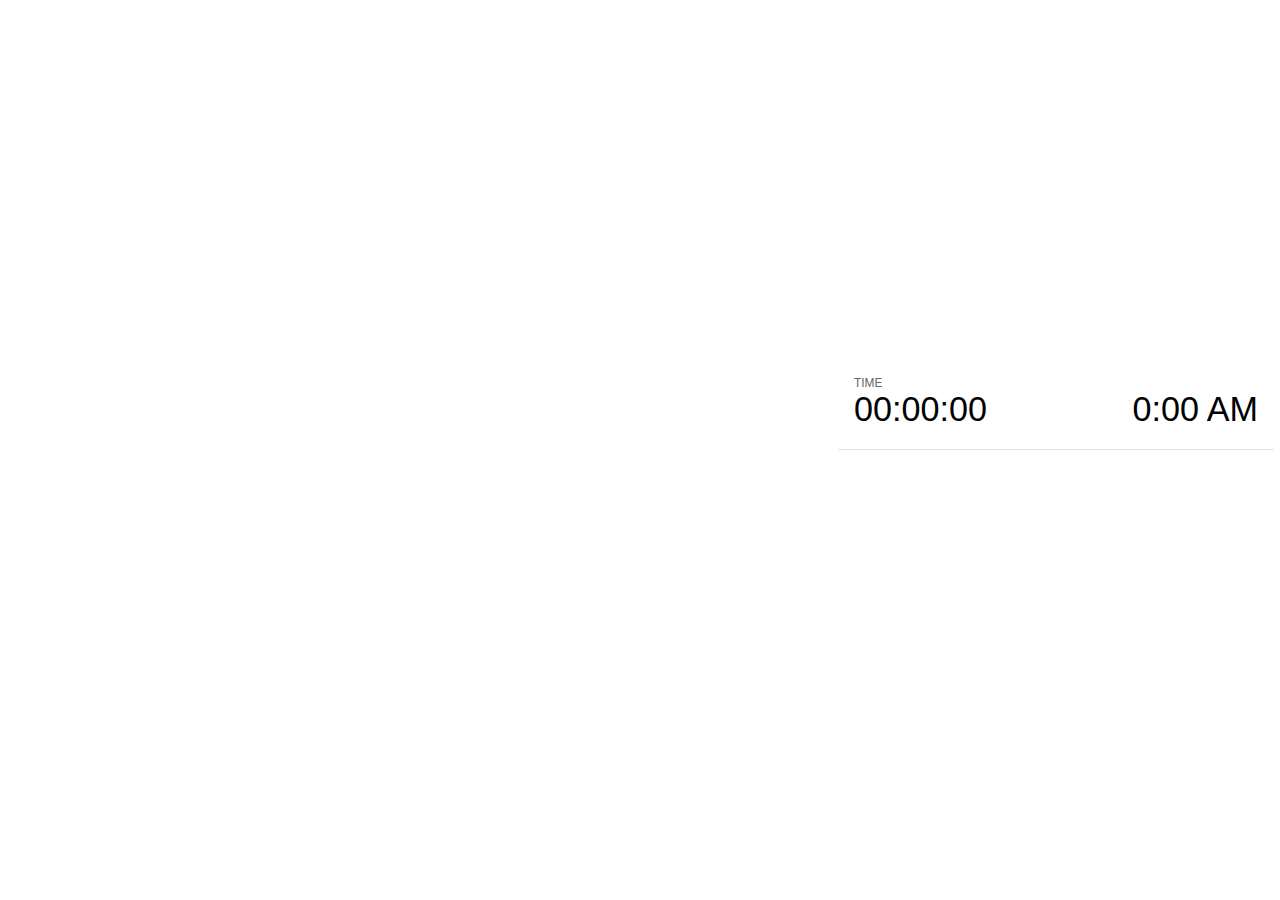
<file: static/plugin/notes/notes.html>
<!doctype html>
<html lang="en">
	<head>
		<meta charset="utf-8">

		<title>reveal.js - Slide Notes</title>

		<style>
			body {
				font-family: Helvetica;
			}

			#current-slide,
			#upcoming-slide,
			#speaker-controls {
				padding: 6px;
				box-sizing: border-box;
				-moz-box-sizing: border-box;
			}

			#current-slide iframe,
			#upcoming-slide iframe {
				width: 100%;
				height: 100%;
				border: 1px solid #ddd;
			}

			#current-slide .label,
			#upcoming-slide .label {
				position: absolute;
				top: 10px;
				left: 10px;
				font-weight: bold;
				font-size: 14px;
				z-index: 2;
				color: rgba( 255, 255, 255, 0.9 );
			}

			#current-slide {
				position: absolute;
				width: 65%;
				height: 100%;
				top: 0;
				left: 0;
				padding-right: 0;
			}

			#upcoming-slide {
				position: absolute;
				width: 35%;
				height: 40%;
				right: 0;
				top: 0;
			}

			#speaker-controls {
				position: absolute;
				top: 40%;
				right: 0;
				width: 35%;
				height: 60%;
				overflow: auto;

				font-size: 18px;
			}

				.speaker-controls-time.hidden,
				.speaker-controls-notes.hidden {
					display: none;
				}

				.speaker-controls-time .label,
				.speaker-controls-notes .label {
					text-transform: uppercase;
					font-weight: normal;
					font-size: 0.66em;
					color: #666;
					margin: 0;
				}

				.speaker-controls-time {
					border-bottom: 1px solid rgba( 200, 200, 200, 0.5 );
					margin-bottom: 10px;
					padding: 10px 16px;
					padding-bottom: 20px;
					cursor: pointer;
				}

				.speaker-controls-time .reset-button {
					opacity: 0;
					float: right;
					color: #666;
					text-decoration: none;
				}
				.speaker-controls-time:hover .reset-button {
					opacity: 1;
				}

				.speaker-controls-time .timer,
				.speaker-controls-time .clock {
					width: 50%;
					font-size: 1.9em;
				}

				.speaker-controls-time .timer {
					float: left;
				}

				.speaker-controls-time .clock {
					float: right;
					text-align: right;
				}

				.speaker-controls-time span.mute {
					color: #bbb;
				}

				.speaker-controls-notes {
					padding: 10px 16px;
				}

				.speaker-controls-notes .value {
					margin-top: 5px;
					line-height: 1.4;
					font-size: 1.2em;
				}

			.clear {
				clear: both;
			}

			@media screen and (max-width: 1080px) {
				#speaker-controls {
					font-size: 16px;
				}
			}

			@media screen and (max-width: 900px) {
				#speaker-controls {
					font-size: 14px;
				}
			}

			@media screen and (max-width: 800px) {
				#speaker-controls {
					font-size: 12px;
				}
			}

		</style>
	</head>

	<body>

		<div id="current-slide"></div>
		<div id="upcoming-slide"><span class="label">UPCOMING:</span></div>
		<div id="speaker-controls">
			<div class="speaker-controls-time">
				<h4 class="label">Time <span class="reset-button">Click to Reset</span></h4>
				<div class="clock">
					<span class="clock-value">0:00 AM</span>
				</div>
				<div class="timer">
					<span class="hours-value">00</span><span class="minutes-value">:00</span><span class="seconds-value">:00</span>
				</div>
				<div class="clear"></div>
			</div>

			<div class="speaker-controls-notes hidden">
				<h4 class="label">Notes</h4>
				<div class="value"></div>
			</div>
		</div>

		<script src="../../plugin/markdown/marked.js"></script>
		<script>

			(function() {

				var notes,
					notesValue,
					currentState,
					currentSlide,
					upcomingSlide,
					connected = false;

				window.addEventListener( 'message', function( event ) {

					var data = JSON.parse( event.data );

					// Messages sent by the notes plugin inside of the main window
					if( data && data.namespace === 'reveal-notes' ) {
						if( data.type === 'connect' ) {
							handleConnectMessage( data );
						}
						else if( data.type === 'state' ) {
							handleStateMessage( data );
						}
					}
					// Messages sent by the reveal.js inside of the current slide preview
					else if( data && data.namespace === 'reveal' ) {
						if( /ready/.test( data.eventName ) ) {
							// Send a message back to notify that the handshake is complete
							window.opener.postMessage( JSON.stringify({ namespace: 'reveal-notes', type: 'connected'} ), '*' );
						}
						else if( /slidechanged|fragmentshown|fragmenthidden|overviewshown|overviewhidden|paused|resumed/.test( data.eventName ) && currentState !== JSON.stringify( data.state ) ) {
							window.opener.postMessage( JSON.stringify({ method: 'setState', args: [ data.state ]} ), '*' );
						}
					}

				} );

				/**
				 * Called when the main window is trying to establish a
				 * connection.
				 */
				function handleConnectMessage( data ) {

					if( connected === false ) {
						connected = true;

						setupIframes( data );
						setupKeyboard();
						setupNotes();
						setupTimer();
					}

				}

				/**
				 * Called when the main window sends an updated state.
				 */
				function handleStateMessage( data ) {

					// Store the most recently set state to avoid circular loops
					// applying the same state
					currentState = JSON.stringify( data.state );

					// No need for updating the notes in case of fragment changes
					if ( data.notes ) {
						notes.classList.remove( 'hidden' );
						if( data.markdown ) {
							notesValue.innerHTML = marked( data.notes );
						}
						else {
							notesValue.innerHTML = data.notes;
						}
					}
					else {
						notes.classList.add( 'hidden' );
					}

					// Update the note slides
					currentSlide.contentWindow.postMessage( JSON.stringify({ method: 'setState', args: [ data.state ] }), '*' );
					upcomingSlide.contentWindow.postMessage( JSON.stringify({ method: 'setState', args: [ data.state ] }), '*' );
					upcomingSlide.contentWindow.postMessage( JSON.stringify({ method: 'next' }), '*' );

				}

				// Limit to max one state update per X ms
				handleStateMessage = debounce( handleStateMessage, 200 );

				/**
				 * Forward keyboard events to the current slide window.
				 * This enables keyboard events to work even if focus
				 * isn't set on the current slide iframe.
				 */
				function setupKeyboard() {

					document.addEventListener( 'keydown', function( event ) {
						currentSlide.contentWindow.postMessage( JSON.stringify({ method: 'triggerKey', args: [ event.keyCode ] }), '*' );
					} );

				}

				/**
				 * Creates the preview iframes.
				 */
				function setupIframes( data ) {

					var params = [
						'receiver',
						'progress=false',
						'history=false',
						'transition=none',
						'autoSlide=0',
						'backgroundTransition=none'
					].join( '&' );

					var hash = '#/' + data.state.indexh + '/' + data.state.indexv;
					var currentURL = data.url + '?' + params + '&postMessageEvents=true' + hash;
					var upcomingURL = data.url + '?' + params + '&controls=false' + hash;

					currentSlide = document.createElement( 'iframe' );
					currentSlide.setAttribute( 'width', 1280 );
					currentSlide.setAttribute( 'height', 1024 );
					currentSlide.setAttribute( 'src', currentURL );
					document.querySelector( '#current-slide' ).appendChild( currentSlide );

					upcomingSlide = document.createElement( 'iframe' );
					upcomingSlide.setAttribute( 'width', 640 );
					upcomingSlide.setAttribute( 'height', 512 );
					upcomingSlide.setAttribute( 'src', upcomingURL );
					document.querySelector( '#upcoming-slide' ).appendChild( upcomingSlide );

				}

				/**
				 * Setup the notes UI.
				 */
				function setupNotes() {

					notes = document.querySelector( '.speaker-controls-notes' );
					notesValue = document.querySelector( '.speaker-controls-notes .value' );

				}

				/**
				 * Create the timer and clock and start updating them
				 * at an interval.
				 */
				function setupTimer() {

					var start = new Date(),
						timeEl = document.querySelector( '.speaker-controls-time' ),
						clockEl = timeEl.querySelector( '.clock-value' ),
						hoursEl = timeEl.querySelector( '.hours-value' ),
						minutesEl = timeEl.querySelector( '.minutes-value' ),
						secondsEl = timeEl.querySelector( '.seconds-value' );

					function _updateTimer() {

						var diff, hours, minutes, seconds,
							now = new Date();

						diff = now.getTime() - start.getTime();
						hours = Math.floor( diff / ( 1000 * 60 * 60 ) );
						minutes = Math.floor( ( diff / ( 1000 * 60 ) ) % 60 );
						seconds = Math.floor( ( diff / 1000 ) % 60 );

						clockEl.innerHTML = now.toLocaleTimeString( 'en-US', { hour12: true, hour: '2-digit', minute:'2-digit' } );
						hoursEl.innerHTML = zeroPadInteger( hours );
						hoursEl.className = hours > 0 ? '' : 'mute';
						minutesEl.innerHTML = ':' + zeroPadInteger( minutes );
						minutesEl.className = minutes > 0 ? '' : 'mute';
						secondsEl.innerHTML = ':' + zeroPadInteger( seconds );

					}

					// Update once directly
					_updateTimer();

					// Then update every second
					setInterval( _updateTimer, 1000 );

					timeEl.addEventListener( 'click', function() {
						start = new Date();
						_updateTimer();
						return false;
					} );

				}

				function zeroPadInteger( num ) {

					var str = '00' + parseInt( num );
					return str.substring( str.length - 2 );

				}

				/**
				 * Limits the frequency at which a function can be called.
				 */
				function debounce( fn, ms ) {

					var lastTime = 0,
						timeout;

					return function() {

						var args = arguments;
						var context = this;

						clearTimeout( timeout );

						var timeSinceLastCall = Date.now() - lastTime;
						if( timeSinceLastCall > ms ) {
							fn.apply( context, args );
							lastTime = Date.now();
						}
						else {
							timeout = setTimeout( function() {
								fn.apply( context, args );
								lastTime = Date.now();
							}, ms - timeSinceLastCall );
						}

					}

				}

			})();

		</script>
	</body>
</html>
</file>
<file: static/css/theme/pycon.css>
/**
 * Pycon 2015 Theme, based on White theme for reveal.js. 
 *
 */
@import url(../../lib/font/source-sans-pro/source-sans-pro.css);
section.has-dark-background, section.has-dark-background h1, section.has-dark-background h2, section.has-dark-background h3, section.has-dark-background h4, section.has-dark-background h5, section.has-dark-background h6 {
  color: #fff;
}

.slide_image {
  position: absolute;
  right: 0em;
  bottom: -3.5em;
  z-index: -10;
}

.home_image {
  position: absolute;
  height: 55%;
  right: 0em;
  top: 4em;
  z-index: -10;
}

i.bokeh {
  background-image: url("../../images/bokeh-transparent.png");
  display: inline-block;
  background-size: 1em;
  height: 1em;
  width: 1em;
  background-position: 0 0.1em;
  background-repeat: no-repeat;
}

.attribution {
  clear: both;
}
.attribution > img {
  width: 20%;
  float: right;
}
.attribution > p {
  clear: both;
  font-size: 0.5em;
  text-align: right;
}

/*********************************************
 * GLOBAL STYLES
 *********************************************/
body {
  background: #fff;
  background-color: #fff;
}

.reveal {
  font-family: "News Cycle", "Source Sans Pro", Helvetica, sans-serif;
  font-size: 38px;
  font-weight: normal;
  color: #222;
}

::selection {
  color: #fff;
  background: #8897c4;
  text-shadow: none;
}

.reveal .slides > section,
.reveal .slides > section > section {
  line-height: 1.3;
  font-weight: inherit;
}

/*********************************************
 * HEADERS
 *********************************************/
.reveal h1,
.reveal h2,
.reveal h3,
.reveal h4,
.reveal h5,
.reveal h6 {
  margin: 0 0 20px 0;
  color: #222;
  font-family: "News Cycle", "Source Sans Pro", Helvetica, sans-serif;
  font-weight: 400;
  line-height: 1.2;
  letter-spacing: normal;
  text-transform: normal;
  text-shadow: none;
  word-wrap: break-word;
}

.reveal h1 {
  font-size: 2em;
}

.reveal h2 {
  font-size: 1.6em;
}

.reveal h3 {
  font-size: 1.3em;
}

.reveal h4 {
  font-size: 1em;
}

.reveal h1 {
  text-shadow: none;
}

/*********************************************
 * OTHER
 *********************************************/
.reveal p {
  margin: 20px 0;
  line-height: 1.3;
}

/* Ensure certain elements are never larger than the slide itself */
.reveal img,
.reveal video,
.reveal iframe {
  max-width: 95%;
  max-height: 95%;
}

.reveal strong,
.reveal b {
  font-weight: bold;
}

.reveal em {
  font-style: italic;
}

.reveal ol,
.reveal dl,
.reveal ul {
  display: inline-block;
  text-align: left;
  margin: 0 0 0 1em;
}

.reveal ol {
  list-style-type: decimal;
}

.reveal ul {
  list-style-type: disc;
}

.reveal ul ul {
  list-style-type: square;
}

.reveal ul ul ul {
  list-style-type: circle;
}

.reveal ul ul,
.reveal ul ol,
.reveal ol ol,
.reveal ol ul {
  display: block;
  margin-left: 40px;
}

.reveal dt {
  font-weight: bold;
}

.reveal dd {
  margin-left: 40px;
}

.reveal q,
.reveal blockquote {
  quotes: none;
}

.reveal blockquote {
  display: block;
  position: relative;
  width: 70%;
  margin: 20px auto;
  padding: 5px;
  font-style: italic;
  background: rgba(255, 255, 255, 0.05);
  box-shadow: 0px 0px 2px rgba(0, 0, 0, 0.2);
}

.reveal blockquote p:first-child,
.reveal blockquote p:last-child {
  display: inline-block;
}

.reveal q {
  font-style: italic;
}

.reveal pre {
  display: block;
  position: relative;
  width: 90%;
  margin: 20px auto;
  text-align: left;
  font-size: 0.55em;
  font-family: monospace;
  line-height: 1.2em;
  word-wrap: break-word;
  box-shadow: 0px 0px 6px rgba(0, 0, 0, 0.3);
}

.reveal code {
  font-family: monospace;
}

.reveal pre code {
  display: block;
  padding: 5px;
  overflow: auto;
  max-height: 400px;
  word-wrap: normal;
  background: #3F3F3F;
  color: #DCDCDC;
}

.reveal table {
  margin: auto;
  border-collapse: collapse;
  border-spacing: 0;
}

.reveal table th {
  font-weight: bold;
}

.reveal table th,
.reveal table td {
  text-align: left;
  padding: 0.2em 0.5em 0.2em 0.5em;
  border-bottom: 1px solid;
}

.reveal table tr:last-child td {
  border-bottom: none;
}

.reveal sup {
  vertical-align: super;
}

.reveal sub {
  vertical-align: sub;
}

.reveal small {
  display: inline-block;
  font-size: 0.6em;
  line-height: 1.2em;
  vertical-align: top;
}

.reveal small * {
  vertical-align: top;
}

/*********************************************
 * LINKS
 *********************************************/
.reveal a {
  color: #458;
  text-decoration: none;
  -webkit-transition: color .15s ease;
  -moz-transition: color .15s ease;
  transition: color .15s ease;
}

.reveal a:hover {
  color: #6679b3;
  text-shadow: none;
  border: none;
}

.reveal .roll span:after {
  color: #fff;
  background: #2b3555;
}

/*********************************************
 * IMAGES
 *********************************************/
.reveal section img {
  margin: 15px 0px;
  background: rgba(255, 255, 255, 0.12);
  border: 4px solid #222;
  box-shadow: 0 0 10px rgba(0, 0, 0, 0.15);
}

.reveal a img {
  -webkit-transition: all .15s linear;
  -moz-transition: all .15s linear;
  transition: all .15s linear;
}

.reveal a:hover img {
  background: rgba(255, 255, 255, 0.2);
  border-color: #458;
  box-shadow: 0 0 20px rgba(0, 0, 0, 0.55);
}

/*********************************************
 * NAVIGATION CONTROLS
 *********************************************/
.reveal .controls div.navigate-left,
.reveal .controls div.navigate-left.enabled {
  border-right-color: #458;
}

.reveal .controls div.navigate-right,
.reveal .controls div.navigate-right.enabled {
  border-left-color: #458;
}

.reveal .controls div.navigate-up,
.reveal .controls div.navigate-up.enabled {
  border-bottom-color: #458;
}

.reveal .controls div.navigate-down,
.reveal .controls div.navigate-down.enabled {
  border-top-color: #458;
}

.reveal .controls div.navigate-left.enabled:hover {
  border-right-color: #6679b3;
}

.reveal .controls div.navigate-right.enabled:hover {
  border-left-color: #6679b3;
}

.reveal .controls div.navigate-up.enabled:hover {
  border-bottom-color: #6679b3;
}

.reveal .controls div.navigate-down.enabled:hover {
  border-top-color: #6679b3;
}

/*********************************************
 * PROGRESS BAR
 *********************************************/
.reveal .progress {
  background: rgba(0, 0, 0, 0.2);
}

.reveal .progress span {
  background: #458;
  -webkit-transition: width 800ms cubic-bezier(0.26, 0.86, 0.44, 0.985);
  -moz-transition: width 800ms cubic-bezier(0.26, 0.86, 0.44, 0.985);
  transition: width 800ms cubic-bezier(0.26, 0.86, 0.44, 0.985);
}

/*********************************************
 * SLIDE NUMBER
 *********************************************/
.reveal .slide-number {
  color: #458;
}

.reveal {
  position: relative;
}
.reveal .slides {
  text-align: left;
}
.reveal pre {
  width: 100%;
}
.reveal pre code {
  display: block;
  padding: 5px;
  padding-left: 1em;
  overflow: auto;
  max-height: 600px;
  word-wrap: normal;
  background: #FCFCFC;
  color: #000000;
}
.reveal .highlight {
  padding: 0 .2em;
  background-color: #FF5E99;
  color: white;
}
.reveal .footer {
  position: absolute;
  top: .5em;
  right: 1em;
  font-size: 0.8em;
}
.reveal section img {
  border: none;
  box-shadow: none;
}
.reveal iframe {
  max-width: 100%;
  max-height: 100%;
}
.reveal ul {
  padding-left: 1em;
}
.reveal ul ul {
  padding-left: 0em;
  font-size: 0.8em;
}
.reveal li {
  margin-top: 0.1em;
  list-style-image: url("../../images/bokeh-bullet.png");
}
.reveal li li {
  list-style-image: none;
  list-style-type: none;
}
.reveal li li pre {
  box-shadow: none;
  margin-top: 0.5em;
  font-size: 1.0em;
}
.reveal .side_by_side {
  width: 45%;
  display: inline-block;
}
.reveal .side_by_side.left {
  float: left;
}
.reveal .side_by_side.right {
  float: right;
}
</file>
<file: static/lib/css/github.css>
/*

github.com style (c) Vasily Polovnyov <vast@whiteants.net>

*/

.hljs {
  display: block;
  overflow-x: auto;
  padding: 0.5em;
  color: #333;
  background: #f8f8f8;
  -webkit-text-size-adjust: none;
}

.hljs-comment,
.diff .hljs-header,
.hljs-javadoc {
  color: #998;
  font-style: italic;
}

.hljs-keyword,
.css .rule .hljs-keyword,
.hljs-winutils,
.nginx .hljs-title,
.hljs-subst,
.hljs-request,
.hljs-status {
  color: #333;
  font-weight: bold;
}

.hljs-number,
.hljs-hexcolor,
.ruby .hljs-constant {
  color: #008080;
}

.hljs-string,
.hljs-tag .hljs-value,
.hljs-phpdoc,
.hljs-dartdoc,
.tex .hljs-formula {
  color: #d14;
}

.hljs-title,
.hljs-id,
.scss .hljs-preprocessor {
  color: #900;
  font-weight: bold;
}

.hljs-list .hljs-keyword,
.hljs-subst {
  font-weight: normal;
}

.hljs-class .hljs-title,
.hljs-type,
.vhdl .hljs-literal,
.tex .hljs-command {
  color: #458;
  font-weight: bold;
}

.hljs-tag,
.hljs-tag .hljs-title,
.hljs-rule .hljs-property,
.django .hljs-tag .hljs-keyword {
  color: #000080;
  font-weight: normal;
}

.hljs-attribute,
.hljs-variable,
.lisp .hljs-body,
.hljs-name {
  color: #008080;
}

.hljs-regexp {
  color: #009926;
}

.hljs-symbol,
.ruby .hljs-symbol .hljs-string,
.lisp .hljs-keyword,
.clojure .hljs-keyword,
.scheme .hljs-keyword,
.tex .hljs-special,
.hljs-prompt {
  color: #990073;
}

.hljs-built_in {
  color: #0086b3;
}

.hljs-preprocessor,
.hljs-pragma,
.hljs-pi,
.hljs-doctype,
.hljs-shebang,
.hljs-cdata {
  color: #999;
  font-weight: bold;
}

.hljs-deletion {
  background: #fdd;
}

.hljs-addition {
  background: #dfd;
}

.diff .hljs-change {
  background: #0086b3;
}

.hljs-chunk {
  color: #aaa;
}
</file>
